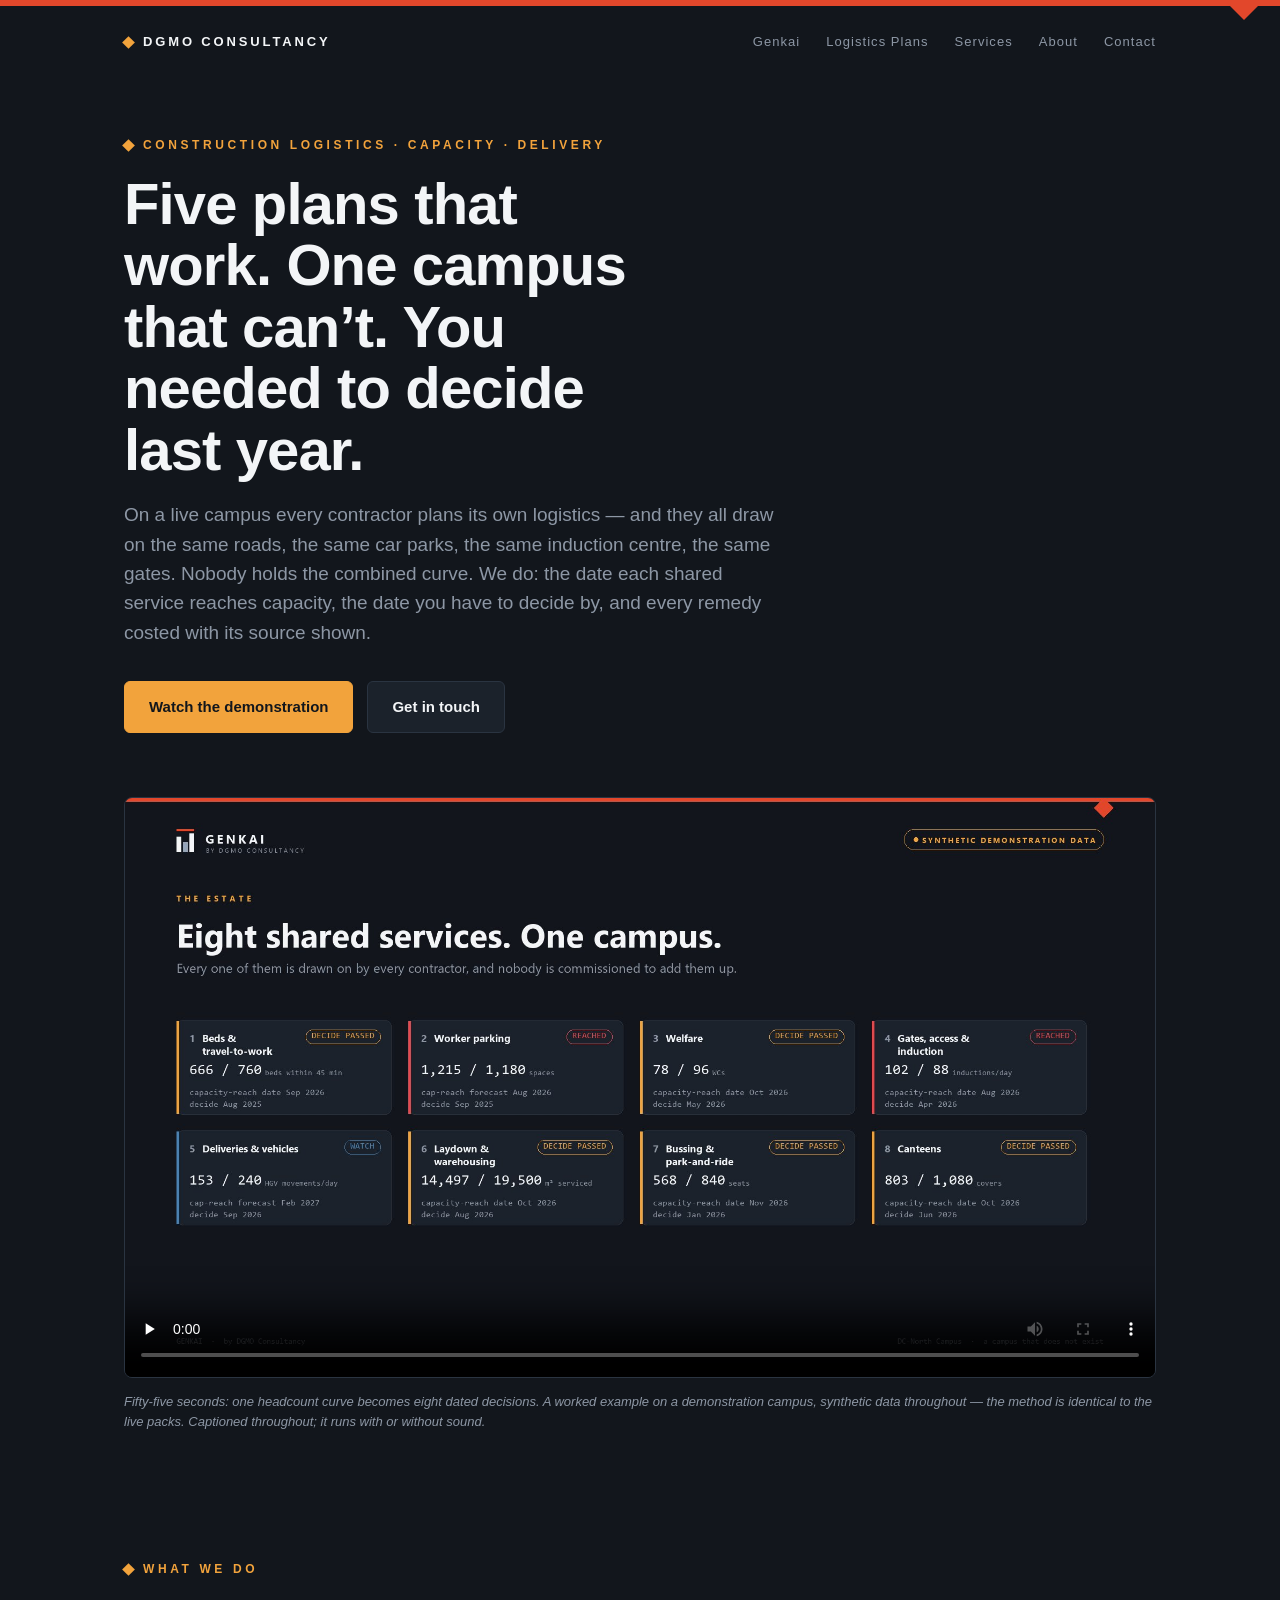
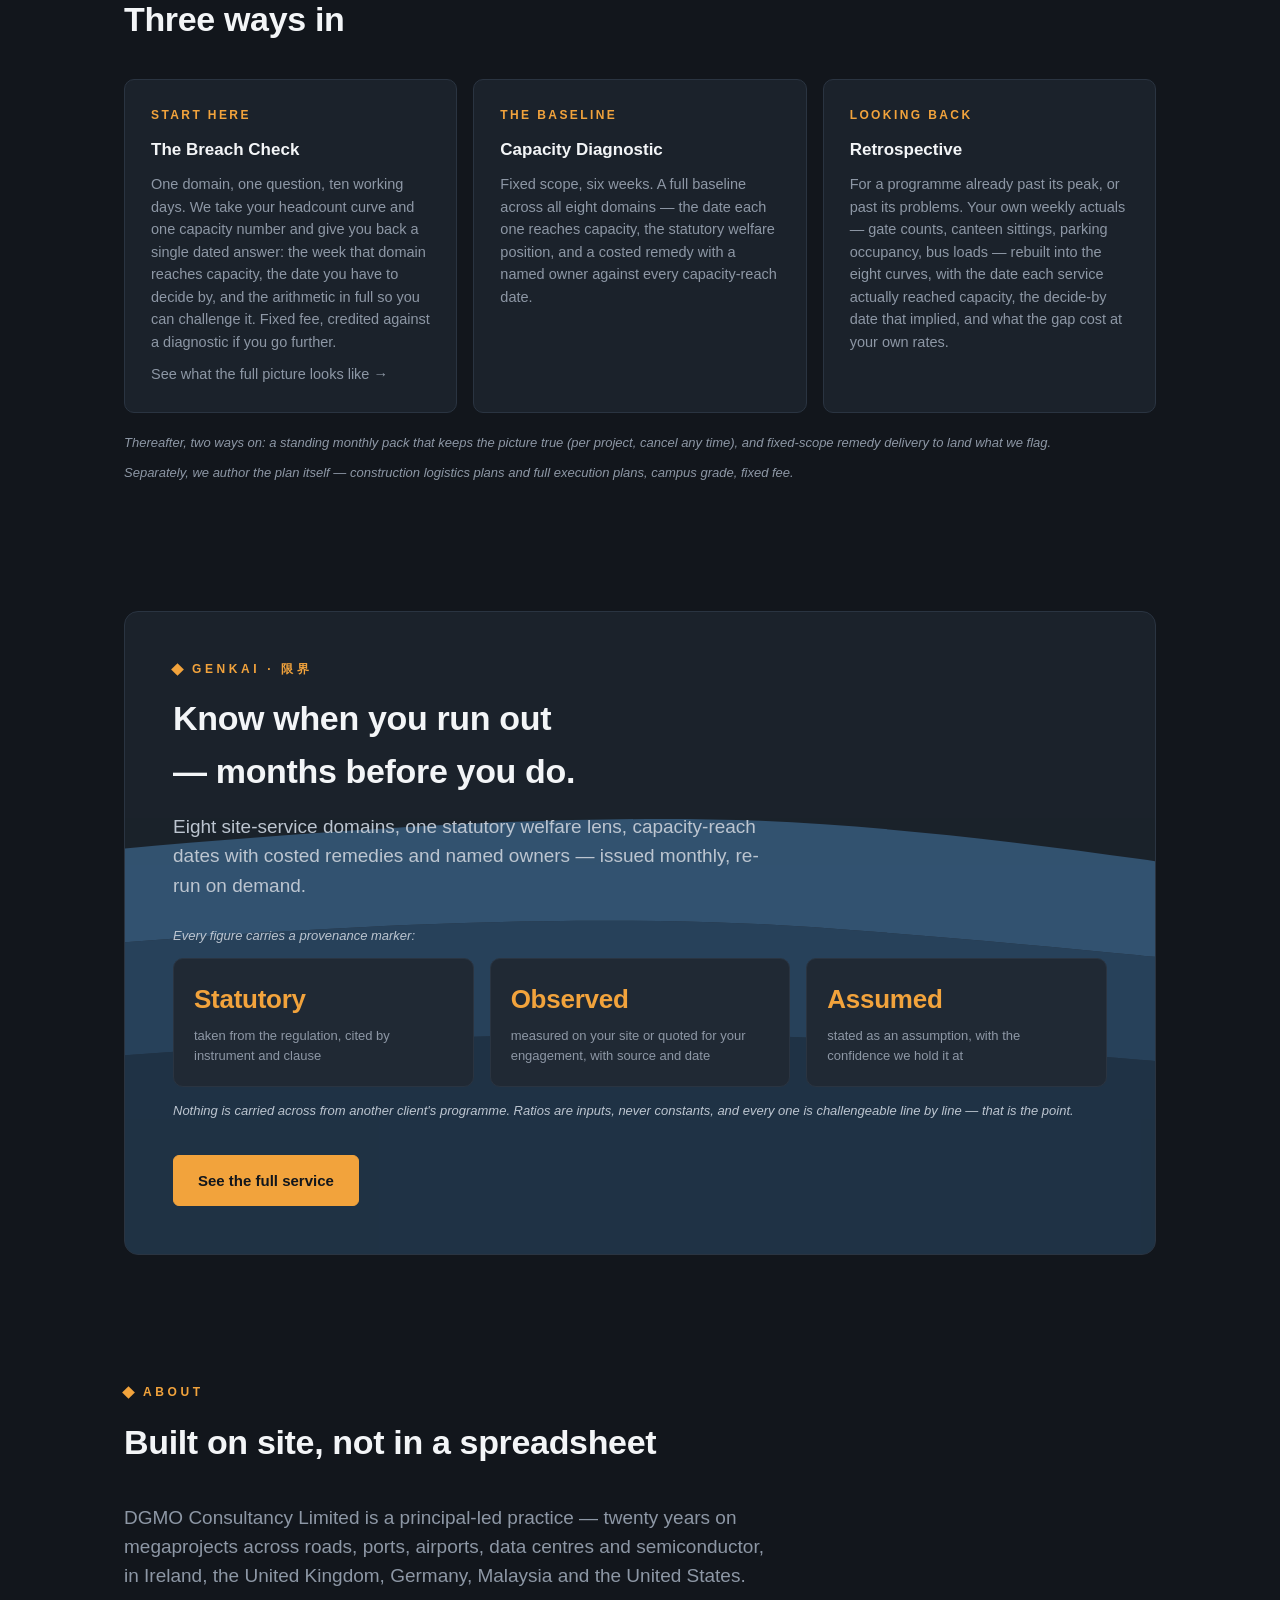
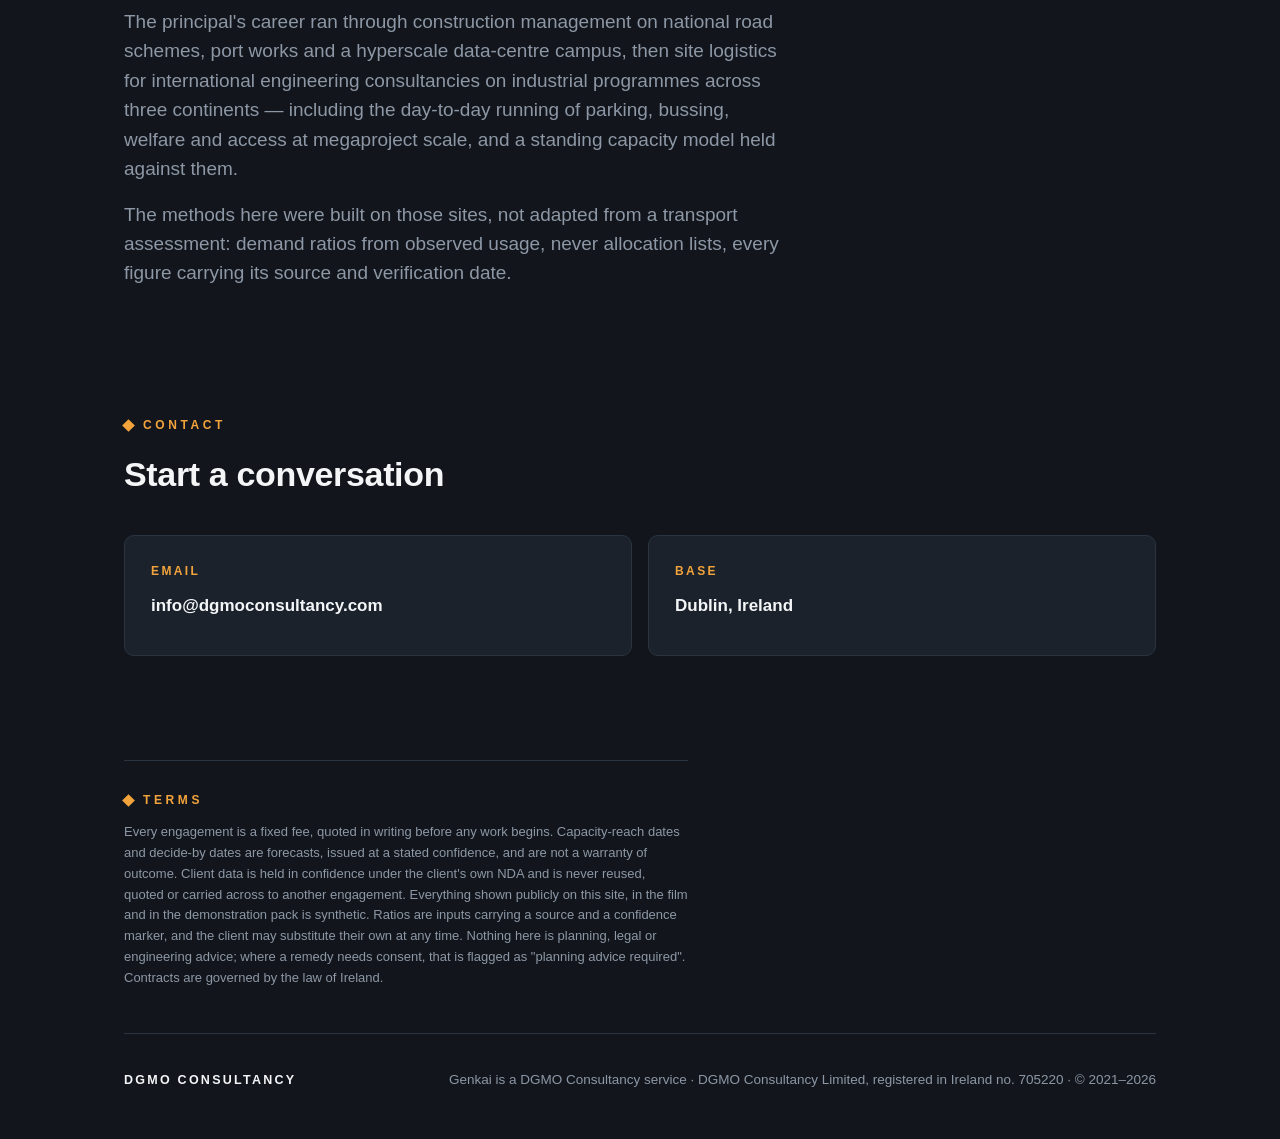
<file: index.html>
<!doctype html>
<html lang="en">
<head>
<meta charset="utf-8">
<meta name="viewport" content="width=device-width,initial-scale=1">
<title>DGMO Consultancy — Construction capacity for airports, ports and campuses</title>
<meta name="description" content="The combined logistics demand of every contractor on your site, in one model: the date each shared service reaches capacity, the decide-by date behind it, and every remedy costed with its source shown. Airports, ports, data centres, semiconductor.">
<link rel="canonical" href="https://www.dgmoconsultancy.com/">
<meta property="og:type" content="website">
<meta property="og:site_name" content="DGMO Consultancy">
<meta property="og:url" content="https://www.dgmoconsultancy.com/">
<meta property="og:title" content="DGMO Consultancy — Construction capacity for airports, ports and campuses">
<meta property="og:description" content="The combined logistics demand of every contractor on your site, in one model: the date each shared service reaches capacity, the decide-by date behind it, and every remedy costed with its source shown. Airports, ports, data centres, semiconductor.">
<meta property="og:image" content="https://www.dgmoconsultancy.com/assets/og.png?v=2">
<meta property="og:image:width" content="1200">
<meta property="og:image:height" content="630">
<meta property="og:image:alt" content="Genkai by DGMO Consultancy — know when you run out, months before you do">
<meta name="twitter:card" content="summary_large_image">
<meta name="twitter:title" content="DGMO Consultancy — Construction capacity for airports, ports and campuses">
<meta name="twitter:description" content="The combined logistics demand of every contractor on your site, in one model: the date each shared service reaches capacity, the decide-by date behind it, and every remedy costed with its source shown. Airports, ports, data centres, semiconductor.">
<meta name="twitter:image" content="https://www.dgmoconsultancy.com/assets/og.png?v=2">
<meta name="robots" content="index,follow">
<link rel="stylesheet" href="/assets/styles.css?v=3">
<link rel="icon" href="/assets/favicon.svg" type="image/svg+xml">
</head>
<body>
<div class="ceiling" aria-hidden="true"></div>
<div class="wrap">
  <nav aria-label="Main">
    <a class="brand" href="/"><span class="dot"></span>DGMO CONSULTANCY</a>
    <div class="links">
      <a href="/genkai/">Genkai</a>
        <a href="/logistics-plans/">Logistics Plans</a>
      <a href="#services">Services</a>
      <a href="#about">About</a>
      <a href="#contact">Contact</a>
    </div>
  </nav>

  <header class="hero fadein">
    <p class="overline">Construction logistics · Capacity · Delivery</p>
    <h1>Five plans that work. One campus that can’t. You needed to decide last year.</h1>
    <p class="lede">On a live campus every contractor plans its own logistics — and they all draw on the same roads, the same car parks, the same induction centre, the same gates. Nobody holds the combined curve. We do: the date each shared service reaches capacity, the date you have to decide by, and every remedy costed with its source shown.</p>
    <div class="cta-row">
      <a class="btn primary" href="#film">Watch the demonstration</a>
      <a class="btn" href="#contact">Get in touch</a>
    </div>
  </header>

  <section id="film" style="padding-top:0">
    <video controls preload="none" playsinline aria-label="Genkai demonstration film" poster="/assets/genkai-poster.jpg?v=2" style="width:100%;border:1px solid var(--border);border-radius:8px;display:block;background:#12161C">
      <source src="/assets/genkai-film-1080p.mp4?v=3" type="video/mp4">
      Your browser cannot play embedded video. <a href="/assets/genkai-film-1080p.mp4?v=3">Download the film</a> instead.
    </video>
    <p class="note" style="margin-top:14px">Fifty-five seconds: one headcount curve becomes eight dated decisions. A worked example on a demonstration campus, synthetic data throughout — the method is identical to the live packs. Captioned throughout; it runs with or without sound.</p>
  </section>

  <section id="services">
    <div class="sec-head">
      <p class="overline">What we do</p>
      <h2>Three ways in</h2>
    </div>
    <div class="grid g3">
      <div class="card">
        <span class="k">Start here</span>
        <h3>The Breach Check</h3>
        <p>One domain, one question, ten working days. We take your headcount curve and one capacity number and give you back a single dated answer: the week that domain reaches capacity, the date you have to decide by, and the arithmetic in full so you can challenge it. Fixed fee, credited against a diagnostic if you go further.</p>
        <p style="margin-top:10px"><a href="/genkai/#film">See what the full picture looks like →</a></p>
      </div>
      <div class="card">
        <span class="k">The baseline</span>
        <h3>Capacity Diagnostic</h3>
        <p>Fixed scope, six weeks. A full baseline across all eight domains — the date each one reaches capacity, the statutory welfare position, and a costed remedy with a named owner against every capacity-reach date.</p>
      </div>
      <div class="card">
        <span class="k">Looking back</span>
        <h3>Retrospective</h3>
        <p>For a programme already past its peak, or past its problems. Your own weekly actuals — gate counts, canteen sittings, parking occupancy, bus loads — rebuilt into the eight curves, with the date each service actually reached capacity, the decide-by date that implied, and what the gap cost at your own rates.</p>
      </div>
    </div>
    <p class="note" style="margin-top:20px">Thereafter, two ways on: a standing monthly pack that keeps the picture true (per project, cancel any time), and fixed-scope remedy delivery to land what we flag.</p>
    <p class="note" style="margin-top:10px">Separately, we author the plan itself — <a href="/logistics-plans/">construction logistics plans and full execution plans</a>, campus grade, fixed fee.</p>
  </section>

  <section>
    <div class="band">
      <svg class="curves" viewBox="0 0 1000 320" preserveAspectRatio="xMidYMid slice" aria-hidden="true">
        <path d="M0,320 L0,240 C200,225 420,200 640,215 C800,226 920,238 1000,244 L1000,320 Z" fill="#24435F"/>
        <path d="M0,240 C200,225 420,200 640,215 C800,226 920,238 1000,244 L1000,196 C880,186 760,170 600,158 C420,144 200,168 0,186 Z" fill="#33608A"/>
        <path d="M0,186 C200,168 420,144 600,158 C760,170 880,186 1000,196 L1000,160 C860,142 700,110 560,104 C400,98 180,124 0,142 Z" fill="#4A82B4"/>
      </svg>
      <p class="overline">Genkai · 限界</p>
      <h2 style="max-width:22ch">Know when you run out — months before you do.</h2>
      <p class="lede" style="margin-top:14px;max-width:56ch">Eight site-service domains, one statutory welfare lens, capacity-reach dates with costed remedies and named owners — issued monthly, re-run on demand.</p>
      <p class="note" style="margin-top:26px;margin-bottom:12px">Every figure carries a provenance marker:</p>
      <div class="grid g3">
        <div class="stat"><span class="big">Statutory</span><p>taken from the regulation, cited by instrument and clause</p></div>
        <div class="stat"><span class="big">Observed</span><p>measured on your site or quoted for your engagement, with source and date</p></div>
        <div class="stat"><span class="big">Assumed</span><p>stated as an assumption, with the confidence we hold it at</p></div>
      </div>
      <p class="note" style="margin-top:14px">Nothing is carried across from another client's programme. Ratios are inputs, never constants, and every one is challengeable line by line — that is the point.</p>
      <div class="cta-row"><a class="btn primary" href="/genkai/">See the full service</a></div>
    </div>
  </section>

  <section id="about">
    <div class="sec-head">
      <p class="overline">About</p>
      <h2>Built on site, not in a spreadsheet</h2>
    </div>
    <p class="lede">DGMO Consultancy Limited is a principal-led practice — twenty years on megaprojects across roads, ports, airports, data centres and semiconductor, in Ireland, the United Kingdom, Germany, Malaysia and the United States.</p>
    <p class="lede" style="margin-top:16px">The principal's career ran through construction management on national road schemes, port works and a hyperscale data-centre campus, then site logistics for international engineering consultancies on industrial programmes across three continents — including the day-to-day running of parking, bussing, welfare and access at megaproject scale, and a standing capacity model held against them.</p>
    <p class="lede" style="margin-top:16px">The methods here were built on those sites, not adapted from a transport assessment: demand ratios from observed usage, never allocation lists, every figure carrying its source and verification date.</p>
  </section>

  <section id="contact">
    <div class="sec-head">
      <p class="overline">Contact</p>
      <h2>Start a conversation</h2>
    </div>
    <div class="grid g2">
      <div class="card"><span class="k">Email</span><h3><a href="mailto:info@dgmoconsultancy.com">info@dgmoconsultancy.com</a></h3></div>
      <div class="card"><span class="k">Base</span><h3>Dublin, Ireland</h3></div>
    </div>
  </section>

  <div class="terms">
    <p class="overline">Terms</p>
    <p>Every engagement is a fixed fee, quoted in writing before any work begins. Capacity-reach dates and decide-by dates are forecasts, issued at a stated confidence, and are not a warranty of outcome. Client data is held in confidence under the client's own NDA and is never reused, quoted or carried across to another engagement. Everything shown publicly on this site, in the film and in the demonstration pack is synthetic. Ratios are inputs carrying a source and a confidence marker, and the client may substitute their own at any time. Nothing here is planning, legal or engineering advice; where a remedy needs consent, that is flagged as "planning advice required". Contracts are governed by the law of Ireland.</p>
  </div>

  <div class="footer">
    <div class="row">
      <span><strong>DGMO CONSULTANCY</strong></span>
      <span>Genkai is a DGMO Consultancy service · DGMO Consultancy Limited, registered in Ireland no. 705220 · © 2021–2026</span>
    </div>
  </div>
</div>
</body>
</html>
</file>
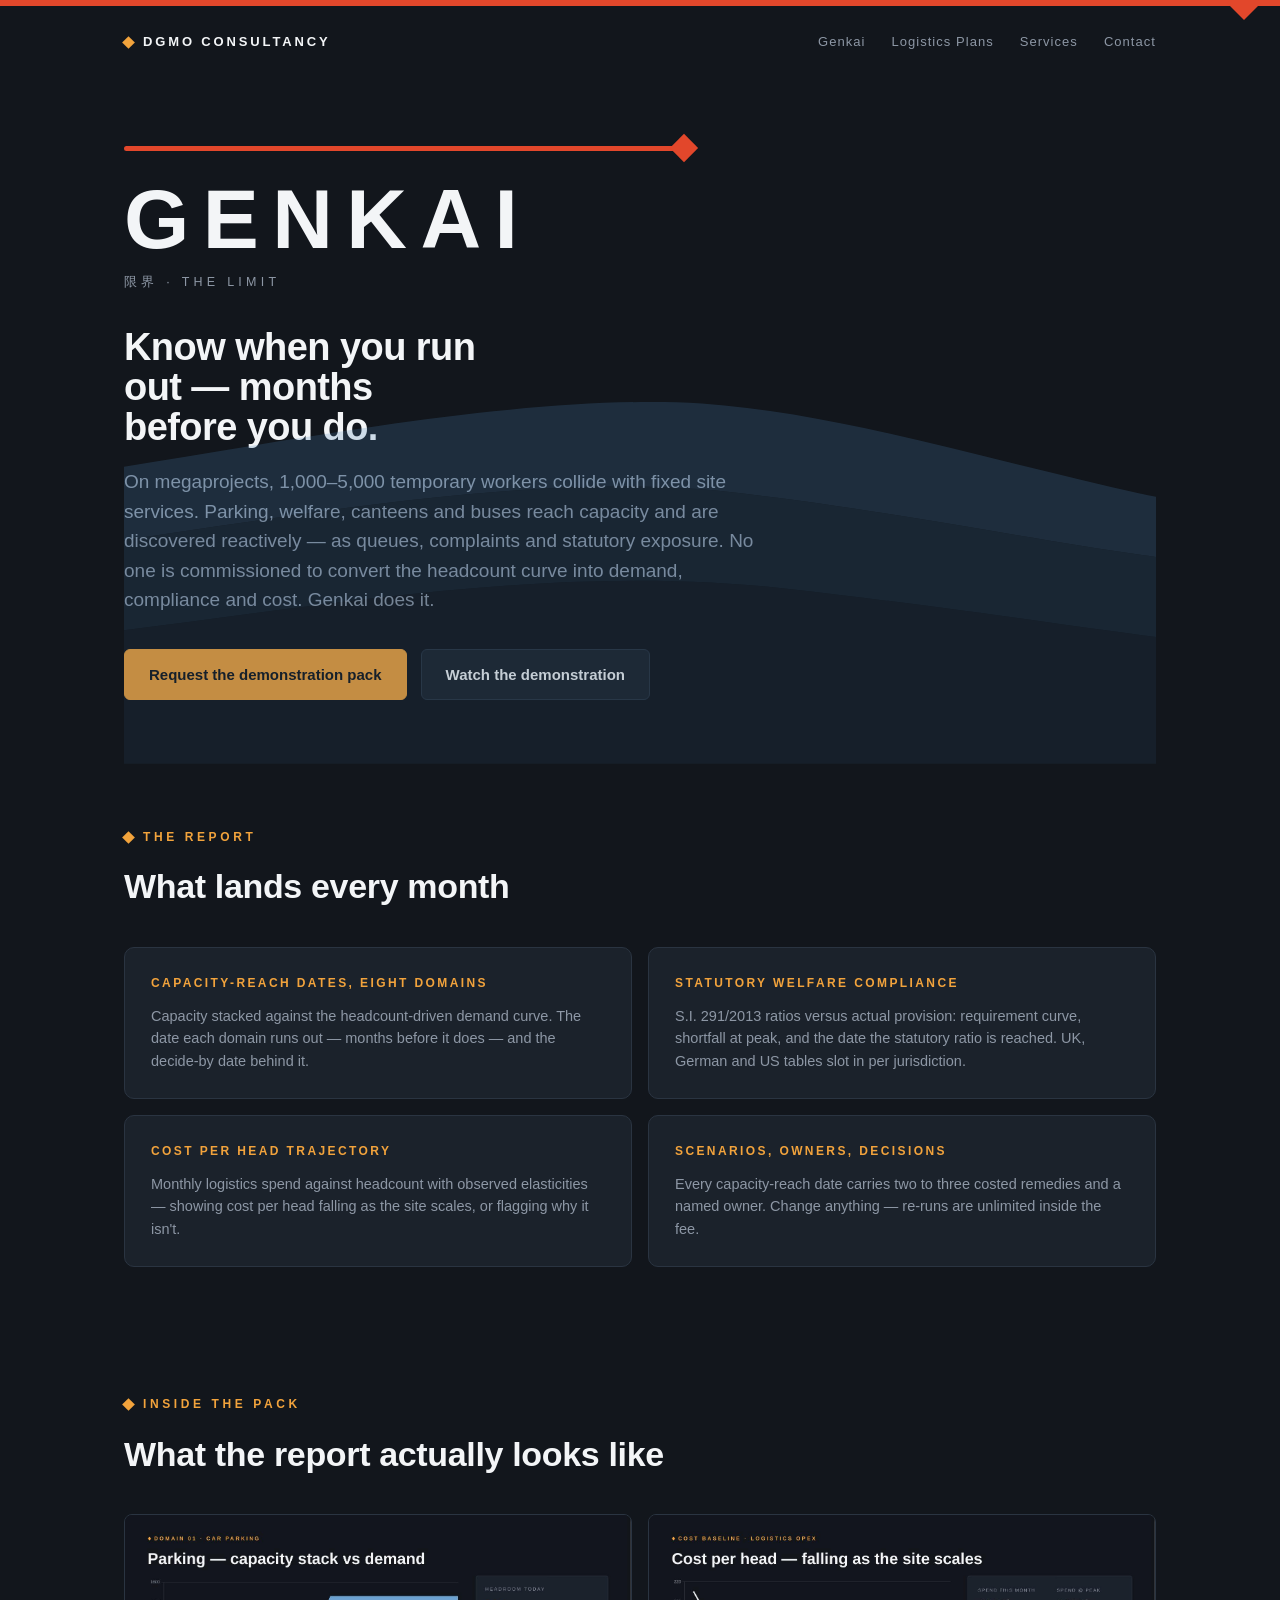
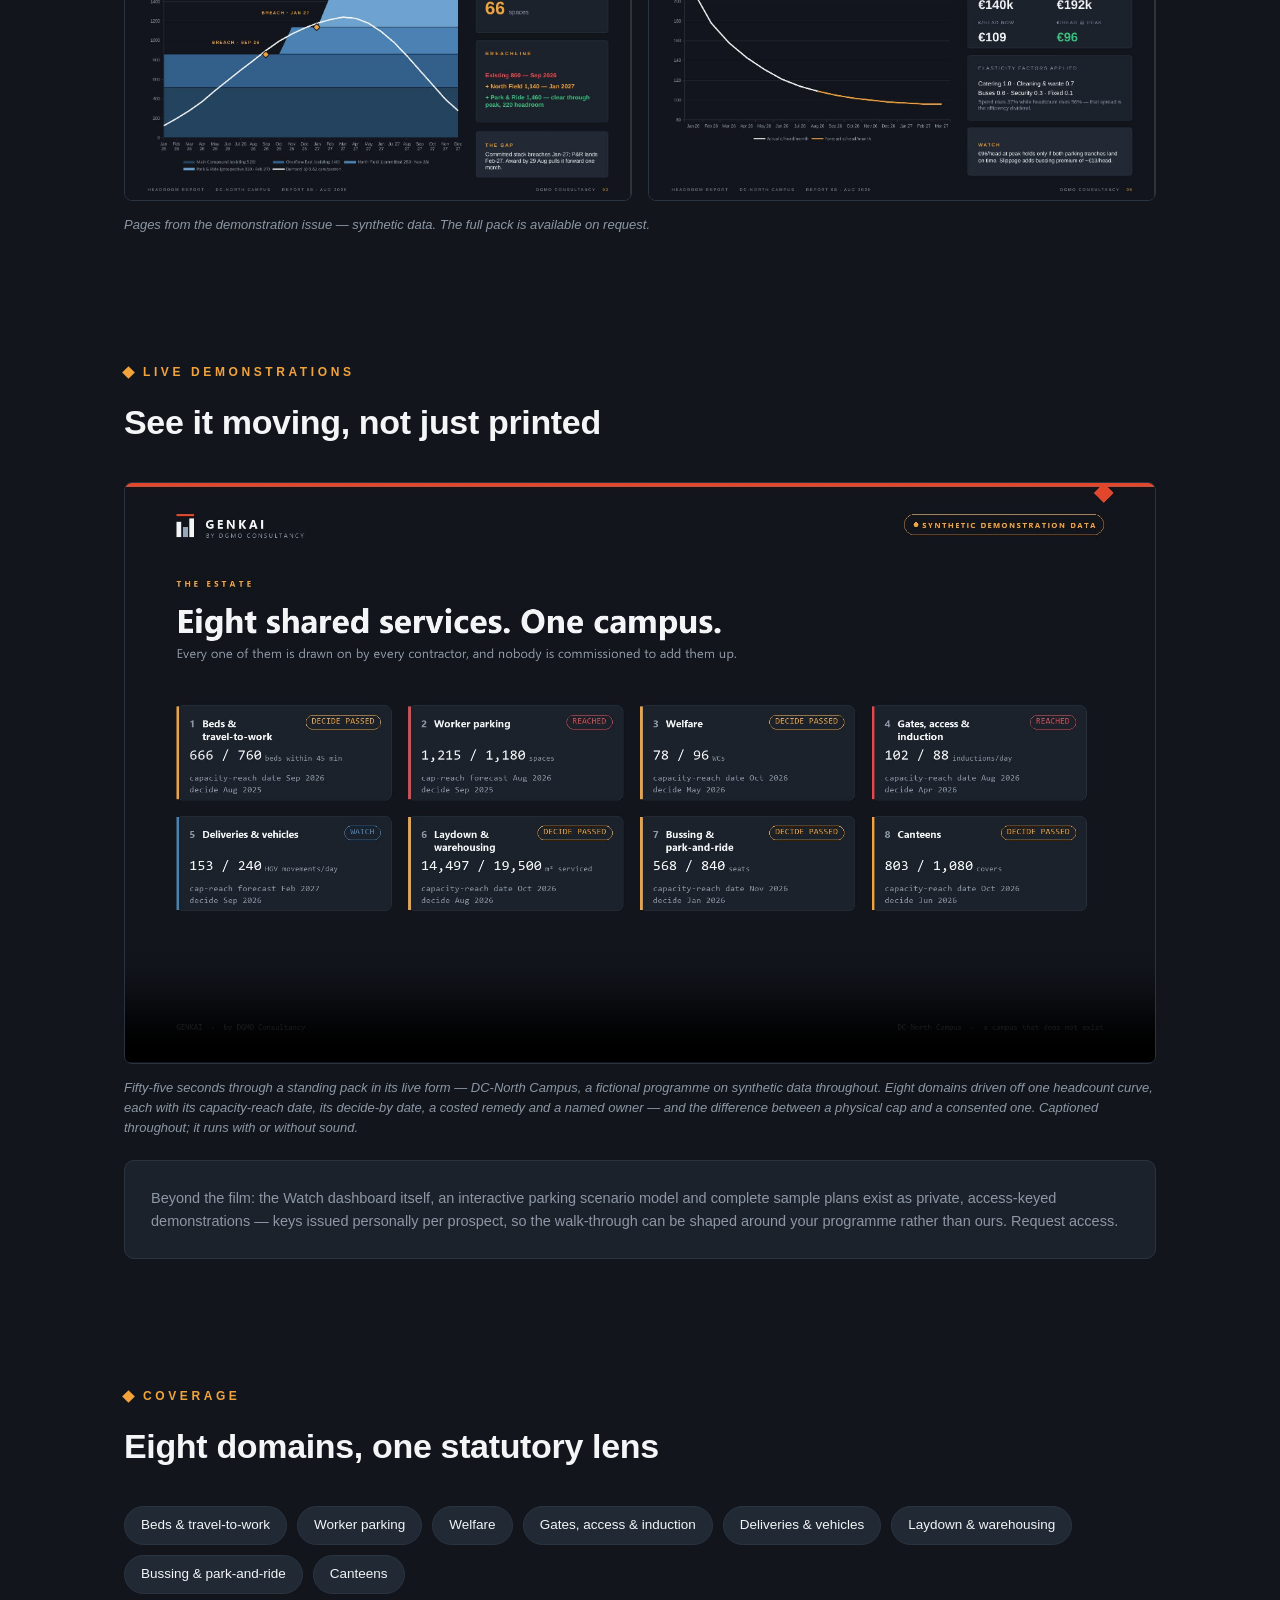
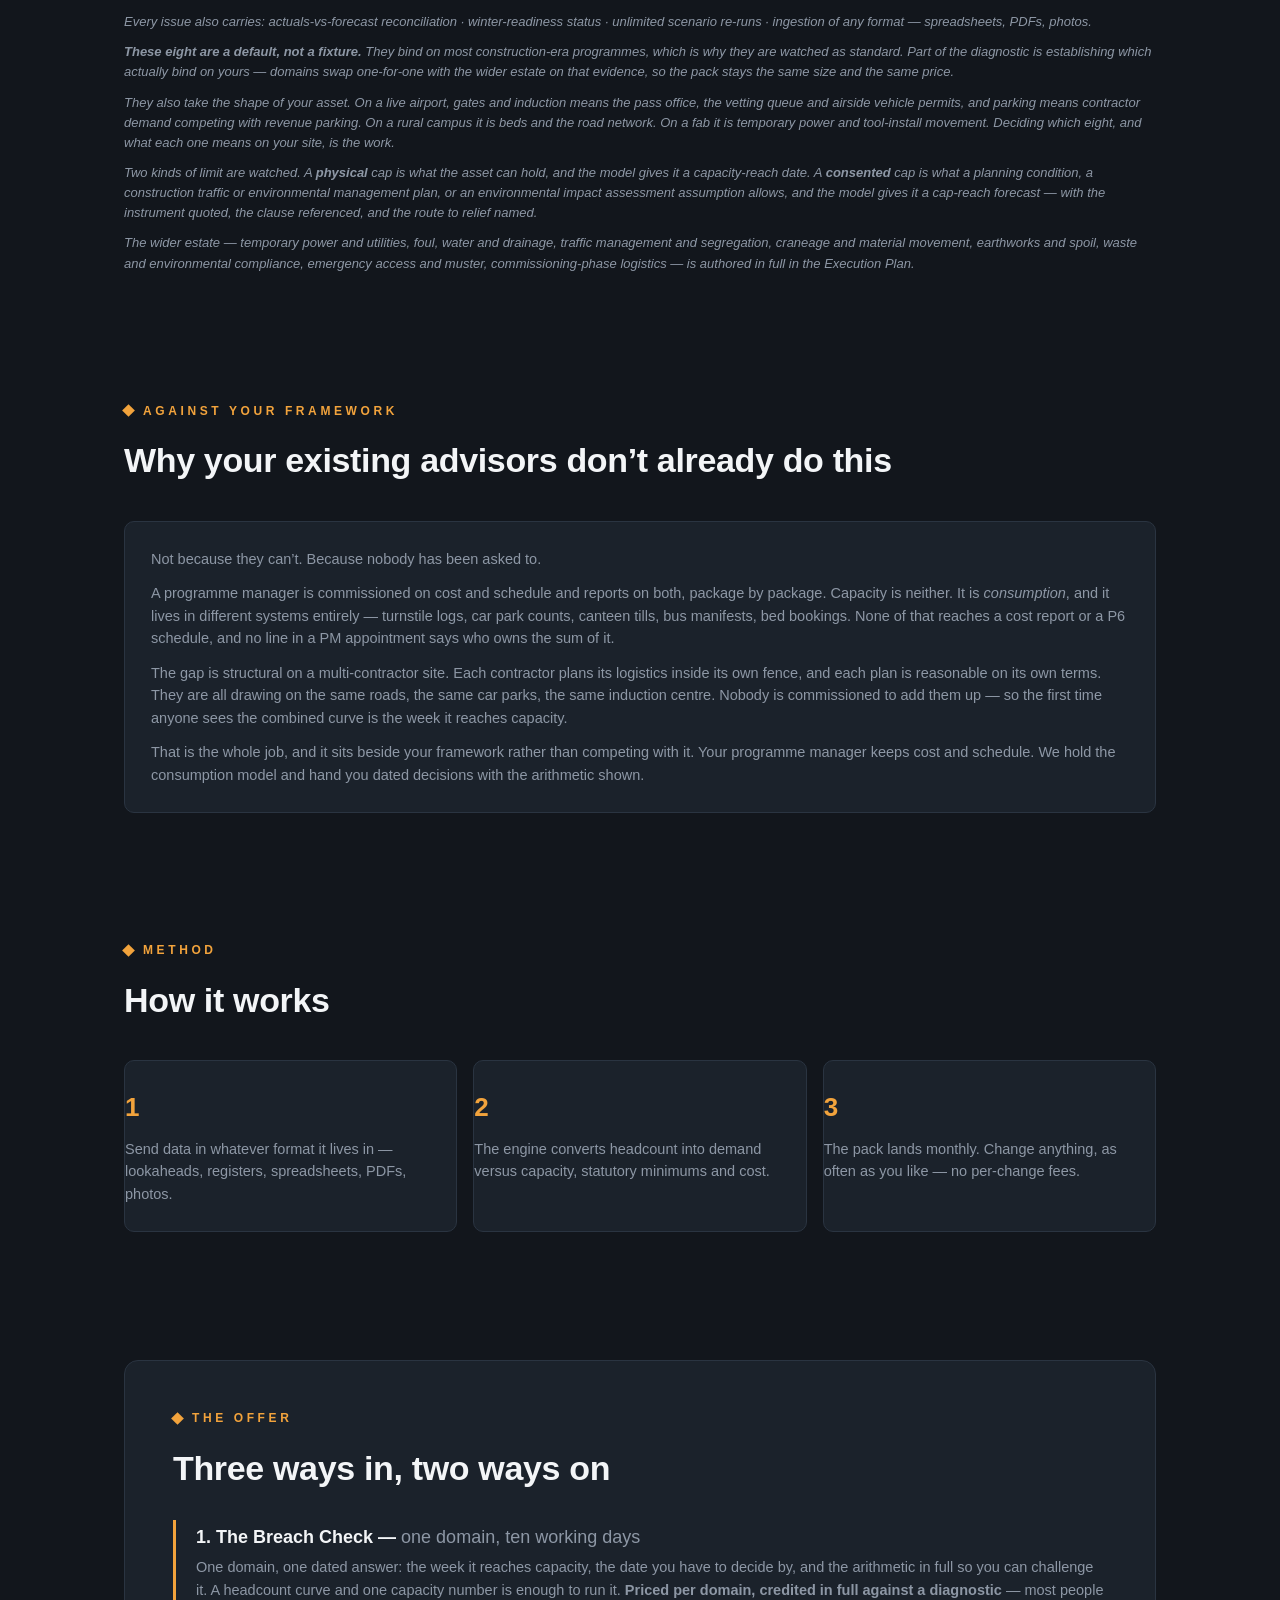
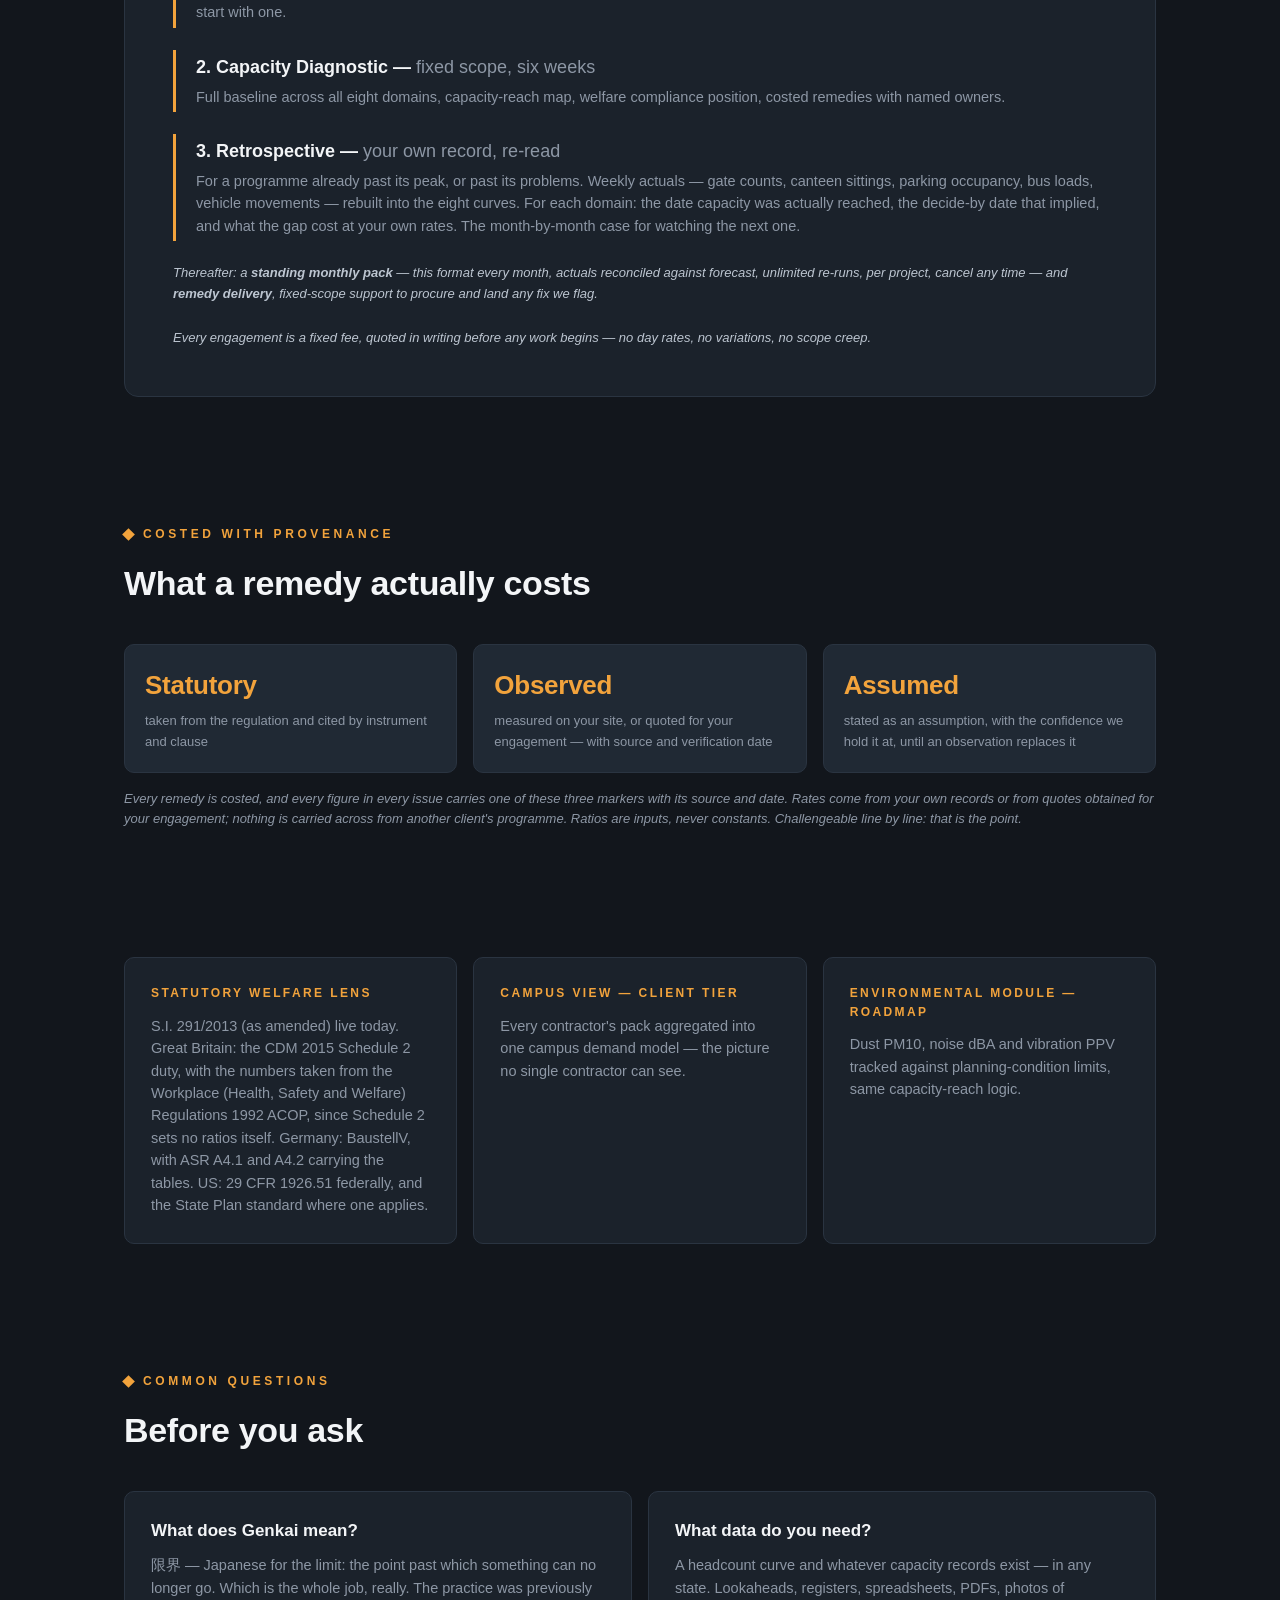
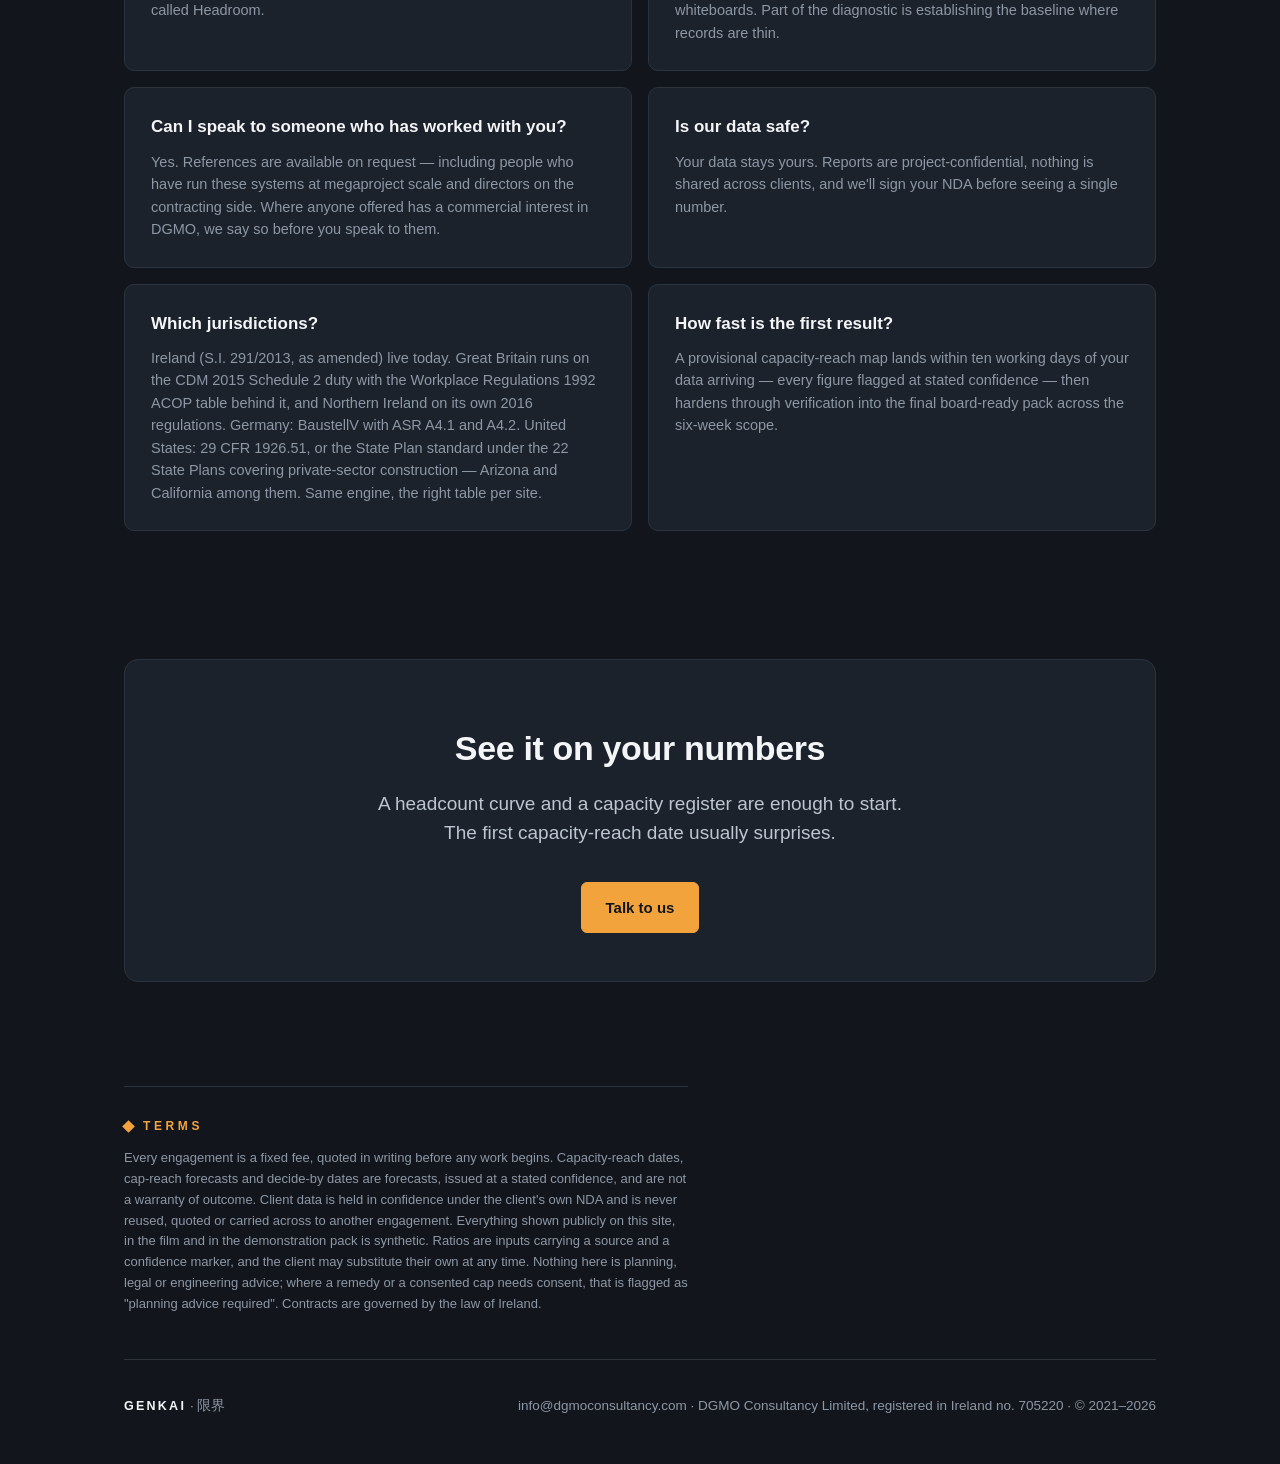
<file: genkai/index.html>
<!doctype html>
<html lang="en">
<head>
<meta charset="utf-8">
<meta name="viewport" content="width=device-width,initial-scale=1">
<title>Genkai — Know when you run out, months before you do</title>
<meta name="description" content="The standing monthly report for site logistics capacity, welfare and cost on megaprojects. Capacity-reach dates across eight domains, statutory welfare compliance, costed remedies and named owners.">
<link rel="canonical" href="https://www.dgmoconsultancy.com/genkai/">
<meta property="og:type" content="website">
<meta property="og:site_name" content="DGMO Consultancy">
<meta property="og:url" content="https://www.dgmoconsultancy.com/genkai/">
<meta property="og:title" content="Genkai — Know when you run out, months before you do">
<meta property="og:description" content="The standing monthly report for site logistics capacity, welfare and cost on megaprojects. Capacity-reach dates across eight domains, costed remedies, named owners.">
<meta property="og:image" content="https://www.dgmoconsultancy.com/assets/og.png?v=2">
<meta property="og:image:width" content="1200">
<meta property="og:image:height" content="630">
<meta property="og:image:alt" content="Genkai — know when you run out, months before you do">
<meta name="twitter:card" content="summary_large_image">
<meta name="twitter:title" content="Genkai — Know when you run out, months before you do">
<meta name="twitter:description" content="The standing monthly report for site logistics capacity, welfare and cost on megaprojects. Capacity-reach dates across eight domains, costed remedies, named owners.">
<meta name="twitter:image" content="https://www.dgmoconsultancy.com/assets/og.png?v=2">
<meta name="robots" content="index,follow">
<link rel="stylesheet" href="/assets/styles.css?v=3">
<link rel="icon" href="/assets/favicon.svg" type="image/svg+xml">
</head>
<body>
<div class="ceiling" aria-hidden="true"></div>
<div class="wrap">
<nav aria-label="Main">
<a class="brand" href="/"><span class="dot"></span>DGMO CONSULTANCY</a>
<div class="links">
<a href="/genkai/" aria-current="page">Genkai</a>
<a href="/logistics-plans/">Logistics Plans</a>
<a href="/#services">Services</a>
<a href="/#contact">Contact</a>
</div>
</nav>

<header class="hero fadein" style="position:relative">
<svg class="curves" viewBox="0 0 1000 320" preserveAspectRatio="none" aria-hidden="true" style="position:absolute;inset:auto 0 0 0;height:75%;opacity:.22;pointer-events:none">
<path d="M0,320 L0,240 C200,225 420,200 640,215 C800,226 920,238 1000,244 L1000,320 Z" fill="#24435F"/>
<path d="M0,240 C200,225 420,200 640,215 C800,226 920,238 1000,244 L1000,196 C880,186 760,170 600,158 C420,144 200,168 0,186 Z" fill="#33608A"/>
<path d="M0,186 C200,168 420,144 600,158 C760,170 880,186 1000,196 L1000,160 C860,142 700,110 560,104 C400,98 180,124 0,142 Z" fill="#4A82B4"/>
</svg>
<div class="lockup" style="position:relative">
<div class="line" aria-hidden="true"></div>
<div class="word">GENKAI</div>
<div class="sub">限界 &middot; THE LIMIT</div>
</div>
<h1 style="font-size:clamp(24px,3.6vw,38px);margin-top:34px">Know when you run out — months before you do.</h1>
<p class="lede">On megaprojects, 1,000–5,000 temporary workers collide with fixed site services. Parking, welfare, canteens and buses reach capacity and are discovered reactively — as queues, complaints and statutory exposure. No one is commissioned to convert the headcount curve into demand, compliance and cost. Genkai does it.</p>
<div class="cta-row">
<a class="btn primary" href="mailto:info@dgmoconsultancy.com?subject=Genkai%20demonstration%20pack">Request the demonstration pack</a>
<a class="btn" href="#film">Watch the demonstration</a>
</div>
</header>

<section>
<div class="sec-head">
<p class="overline">The report</p>
<h2>What lands every month</h2>
</div>
<div class="grid g2">
<div class="card"><span class="k">Capacity-reach dates, eight domains</span><p>Capacity stacked against the headcount-driven demand curve. The date each domain runs out — months before it does — and the decide-by date behind it.</p></div>
<div class="card"><span class="k">Statutory welfare compliance</span><p>S.I. 291/2013 ratios versus actual provision: requirement curve, shortfall at peak, and the date the statutory ratio is reached. UK, German and US tables slot in per jurisdiction.</p></div>
<div class="card"><span class="k">Cost per head trajectory</span><p>Monthly logistics spend against headcount with observed elasticities — showing cost per head falling as the site scales, or flagging why it isn't.</p></div>
<div class="card"><span class="k">Scenarios, owners, decisions</span><p>Every capacity-reach date carries two to three costed remedies and a named owner. Change anything — re-runs are unlimited inside the fee.</p></div>
</div>
</section>

<section>
<div class="sec-head">
<p class="overline">Inside the pack</p>
<h2>What the report actually looks like</h2>
</div>
<div class="grid g2">
<figure style="margin:0"><img src="/assets/pack/s3.jpg" alt="Car parking capacity chart — demand curve against capacity steps with the capacity-reach date flagged" style="width:100%;border:1px solid var(--border);border-radius:8px;display:block"></figure>
<figure style="margin:0"><img src="/assets/pack/s5.jpg" alt="Cost per head trajectory slide — monthly logistics spend against headcount" style="width:100%;border:1px solid var(--border);border-radius:8px;display:block"></figure>
</div>
<p class="note" style="margin-top:14px">Pages from the demonstration issue — synthetic data. The full pack is available on request.</p>
</section>

<section id="film">
<div class="sec-head">
<p class="overline">Live demonstrations</p>
<h2>See it moving, not just printed</h2>
</div>
<video controls preload="none" playsinline poster="/assets/genkai-poster.jpg?v=2" style="width:100%;border:1px solid var(--border);border-radius:8px;display:block;background:#12161C">
<source src="/assets/genkai-film-1080p.mp4?v=3" type="video/mp4">
Your browser cannot play embedded video. <a href="/assets/genkai-film-1080p.mp4?v=3">Download the film</a> instead.
</video>
<p class="note" style="margin-top:14px">Fifty-five seconds through a standing pack in its live form — DC-North Campus, a fictional programme on synthetic data throughout. Eight domains driven off one headcount curve, each with its capacity-reach date, its decide-by date, a costed remedy and a named owner — and the difference between a physical cap and a consented one. Captioned throughout; it runs with or without sound.</p>
<div class="card" style="margin-top:22px">
<p>Beyond the film: the Watch dashboard itself, an interactive parking scenario model and complete sample plans exist as private, access-keyed demonstrations — keys issued personally per prospect, so the walk-through can be shaped around your programme rather than ours. <a href="mailto:info@dgmoconsultancy.com?subject=Demonstration%20access">Request access</a>.</p>
</div>
</section>

<section>
<div class="sec-head">
<p class="overline">Coverage</p>
<h2>Eight domains, one statutory lens</h2>
</div>
<div class="chips">
<span class="chip">Beds &amp; travel-to-work</span><span class="chip">Worker parking</span><span class="chip">Welfare</span><span class="chip">Gates, access &amp; induction</span><span class="chip">Deliveries &amp; vehicles</span><span class="chip">Laydown &amp; warehousing</span><span class="chip">Bussing &amp; park-and-ride</span><span class="chip">Canteens</span>
</div>
<p class="note" style="margin-top:18px">Every issue also carries: actuals-vs-forecast reconciliation · winter-readiness status · unlimited scenario re-runs · ingestion of any format — spreadsheets, PDFs, photos.</p>
<p class="note" style="margin-top:10px"><strong>These eight are a default, not a fixture.</strong> They bind on most construction-era programmes, which is why they are watched as standard. Part of the diagnostic is establishing which actually bind on yours — domains swap one-for-one with the wider estate on that evidence, so the pack stays the same size and the same price.</p>
<p class="note" style="margin-top:10px">They also take the shape of your asset. On a live airport, gates and induction means the pass office, the vetting queue and airside vehicle permits, and parking means contractor demand competing with revenue parking. On a rural campus it is beds and the road network. On a fab it is temporary power and tool-install movement. Deciding which eight, and what each one means on your site, is the work.</p>
<p class="note" style="margin-top:10px">Two kinds of limit are watched. A <strong>physical</strong> cap is what the asset can hold, and the model gives it a capacity-reach date. A <strong>consented</strong> cap is what a planning condition, a construction traffic or environmental management plan, or an environmental impact assessment assumption allows, and the model gives it a cap-reach forecast — with the instrument quoted, the clause referenced, and the route to relief named.</p>
<p class="note" style="margin-top:10px">The wider estate — temporary power and utilities, foul, water and drainage, traffic management and segregation, craneage and material movement, earthworks and spoil, waste and environmental compliance, emergency access and muster, commissioning-phase logistics — is authored in full in <a href="/logistics-plans/">the Execution Plan</a>.</p>
</section>

<section>
<div class="sec-head">
<p class="overline">Against your framework</p>
<h2>Why your existing advisors don&rsquo;t already do this</h2>
</div>
<div class="card">
<p>Not because they can&rsquo;t. Because nobody has been asked to.</p>
<p style="margin-top:12px">A programme manager is commissioned on cost and schedule and reports on both, package by package. Capacity is neither. It is <em>consumption</em>, and it lives in different systems entirely &mdash; turnstile logs, car park counts, canteen tills, bus manifests, bed bookings. None of that reaches a cost report or a P6 schedule, and no line in a PM appointment says who owns the sum of it.</p>
<p style="margin-top:12px">The gap is structural on a multi-contractor site. Each contractor plans its logistics inside its own fence, and each plan is reasonable on its own terms. They are all drawing on the same roads, the same car parks, the same induction centre. Nobody is commissioned to add them up &mdash; so the first time anyone sees the combined curve is the week it reaches capacity.</p>
<p style="margin-top:12px">That is the whole job, and it sits beside your framework rather than competing with it. Your programme manager keeps cost and schedule. We hold the consumption model and hand you dated decisions with the arithmetic shown.</p>
</div>
</section>

<section>
<div class="sec-head">
<p class="overline">Method</p>
<h2>How it works</h2>
</div>
<div class="grid g3 steps">
<div class="card step"><p>Send data in whatever format it lives in — lookaheads, registers, spreadsheets, PDFs, photos.</p></div>
<div class="card step"><p>The engine converts headcount into demand versus capacity, statutory minimums and cost.</p></div>
<div class="card step"><p>The pack lands monthly. Change anything, as often as you like — no per-change fees.</p></div>
</div>
</section>

<section>
<div class="band">
<p class="overline">The offer</p>
<h2>Three ways in, two ways on</h2>
<div style="margin-top:26px">
<div class="tier">
<h3>1. The Breach Check — <span class="price">one domain, ten working days</span></h3>
<p>One domain, one dated answer: the week it reaches capacity, the date you have to decide by, and the arithmetic in full so you can challenge it. A headcount curve and one capacity number is enough to run it. <strong>Priced per domain, credited in full against a diagnostic</strong> &mdash; most people start with one.</p>
</div>
<div class="tier">
<h3>2. Capacity Diagnostic — <span class="price">fixed scope, six weeks</span></h3>
<p>Full baseline across all eight domains, capacity-reach map, welfare compliance position, costed remedies with named owners.</p>
</div>
<div class="tier">
<h3>3. Retrospective — <span class="price">your own record, re-read</span></h3>
<p>For a programme already past its peak, or past its problems. Weekly actuals &mdash; gate counts, canteen sittings, parking occupancy, bus loads, vehicle movements &mdash; rebuilt into the eight curves. For each domain: the date capacity was actually reached, the decide-by date that implied, and what the gap cost at your own rates. The month-by-month case for watching the next one.</p>
</div>
<p class="note" style="margin-top:18px">Thereafter: a <strong>standing monthly pack</strong> &mdash; this format every month, actuals reconciled against forecast, unlimited re-runs, per project, cancel any time &mdash; and <strong>remedy delivery</strong>, fixed-scope support to procure and land any fix we flag.</p>
</div>
<p class="note" style="margin-top:24px">Every engagement is a fixed fee, quoted in writing before any work begins — no day rates, no variations, no scope creep.</p>
</div>
</section>

<section>
<div class="sec-head">
<p class="overline">Costed with provenance</p>
<h2>What a remedy actually costs</h2>
</div>
<div class="grid g3">
<div class="stat"><span class="big">Statutory</span><p>taken from the regulation and cited by instrument and clause</p></div>
<div class="stat"><span class="big">Observed</span><p>measured on your site, or quoted for your engagement — with source and verification date</p></div>
<div class="stat"><span class="big">Assumed</span><p>stated as an assumption, with the confidence we hold it at, until an observation replaces it</p></div>
</div>
<p class="note" style="margin-top:16px">Every remedy is costed, and every figure in every issue carries one of these three markers with its source and date. Rates come from your own records or from quotes obtained for your engagement; nothing is carried across from another client's programme. Ratios are inputs, never constants. Challengeable line by line: that is the point.</p>
</section>

<section>
<div class="grid g3">
<div class="card"><span class="k">Statutory welfare lens</span><p>S.I. 291/2013 (as amended) live today. Great Britain: the CDM 2015 Schedule 2 duty, with the numbers taken from the Workplace (Health, Safety and Welfare) Regulations 1992 ACOP, since Schedule 2 sets no ratios itself. Germany: BaustellV, with ASR A4.1 and A4.2 carrying the tables. US: 29 CFR 1926.51 federally, and the State Plan standard where one applies.</p></div>
<div class="card"><span class="k">Campus view — client tier</span><p>Every contractor's pack aggregated into one campus demand model — the picture no single contractor can see.</p></div>
<div class="card"><span class="k">Environmental module — roadmap</span><p>Dust PM10, noise dBA and vibration PPV tracked against planning-condition limits, same capacity-reach logic.</p></div>
</div>
</section>

<section>
<div class="sec-head">
<p class="overline">Common questions</p>
<h2>Before you ask</h2>
</div>
<div class="grid g2">
<div class="card"><h3>What does Genkai mean?</h3><p>限界 &mdash; Japanese for the limit: the point past which something can no longer go. Which is the whole job, really. The practice was previously called Headroom.</p></div>
<div class="card"><h3>What data do you need?</h3><p>A headcount curve and whatever capacity records exist — in any state. Lookaheads, registers, spreadsheets, PDFs, photos of whiteboards. Part of the diagnostic is establishing the baseline where records are thin.</p></div>
<div class="card"><h3>Can I speak to someone who has worked with you?</h3><p>Yes. References are available on request &mdash; including people who have run these systems at megaproject scale and directors on the contracting side. Where anyone offered has a commercial interest in DGMO, we say so before you speak to them.</p></div>
<div class="card"><h3>Is our data safe?</h3><p>Your data stays yours. Reports are project-confidential, nothing is shared across clients, and we'll sign your NDA before seeing a single number.</p></div>
<div class="card"><h3>Which jurisdictions?</h3><p>Ireland (S.I. 291/2013, as amended) live today. Great Britain runs on the CDM 2015 Schedule 2 duty with the Workplace Regulations 1992 ACOP table behind it, and Northern Ireland on its own 2016 regulations. Germany: BaustellV with ASR A4.1 and A4.2. United States: 29 CFR 1926.51, or the State Plan standard under the 22 State Plans covering private-sector construction — Arizona and California among them. Same engine, the right table per site.</p></div>
<div class="card"><h3>How fast is the first result?</h3><p>A provisional capacity-reach map lands within ten working days of your data arriving — every figure flagged at stated confidence — then hardens through verification into the final board-ready pack across the six-week scope.</p></div>
</div>
</section>

<section>
<div class="band" style="text-align:center">
<h2>See it on your numbers</h2>
<p class="lede" style="margin:14px auto 0;max-width:52ch">A headcount curve and a capacity register are enough to start. The first capacity-reach date usually surprises.</p>
<div class="cta-row" style="justify-content:center">
<a class="btn primary" href="mailto:info@dgmoconsultancy.com?subject=Genkai%20diagnostic">Talk to us</a>
</div>
</div>
</section>

<div class="terms">
<p class="overline">Terms</p>
<p>Every engagement is a fixed fee, quoted in writing before any work begins. Capacity-reach dates, cap-reach forecasts and decide-by dates are forecasts, issued at a stated confidence, and are not a warranty of outcome. Client data is held in confidence under the client's own NDA and is never reused, quoted or carried across to another engagement. Everything shown publicly on this site, in the film and in the demonstration pack is synthetic. Ratios are inputs carrying a source and a confidence marker, and the client may substitute their own at any time. Nothing here is planning, legal or engineering advice; where a remedy or a consented cap needs consent, that is flagged as "planning advice required". Contracts are governed by the law of Ireland.</p>
</div>

<div class="footer">
<div class="row">
<span><strong>GENKAI</strong> &middot; 限界</span>
<span>info@dgmoconsultancy.com · DGMO Consultancy Limited, registered in Ireland no. 705220 · © 2021–2026</span>
</div>
</div>
</div>
</body>
</html>
</file>
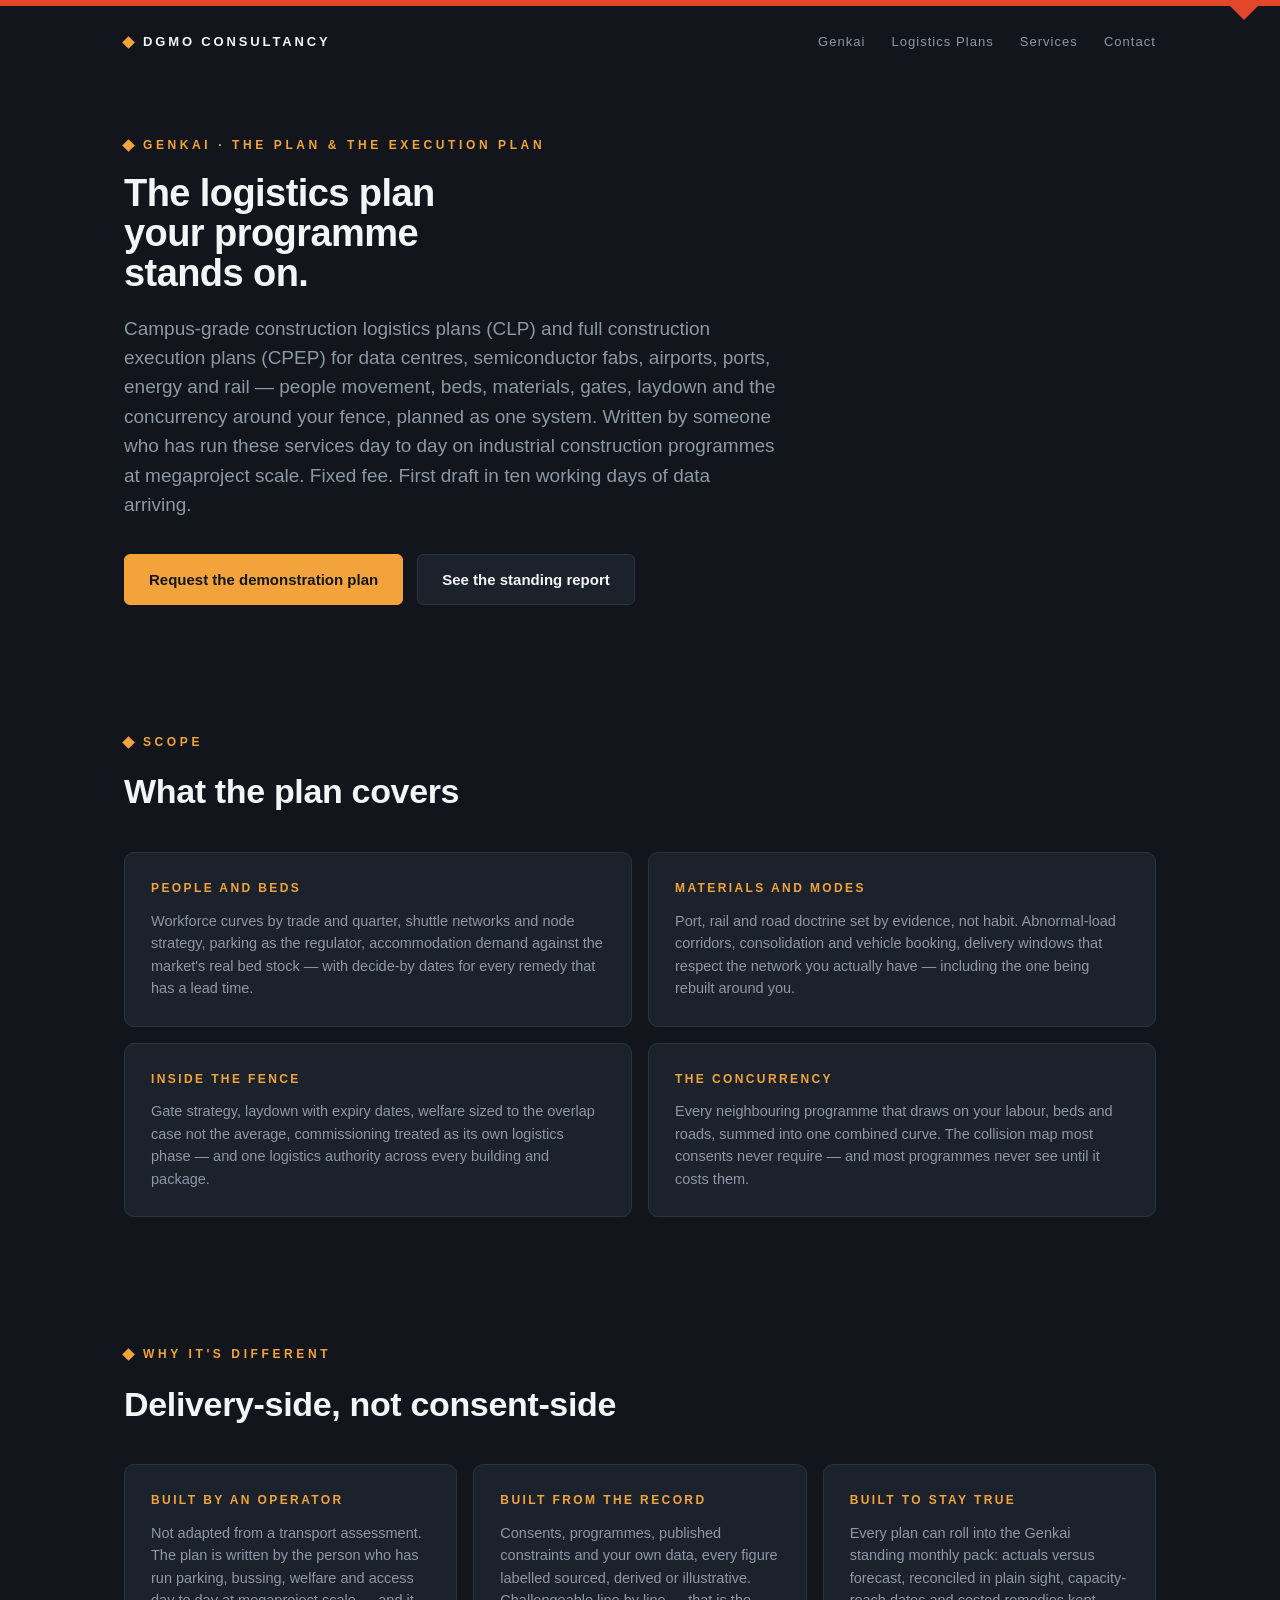
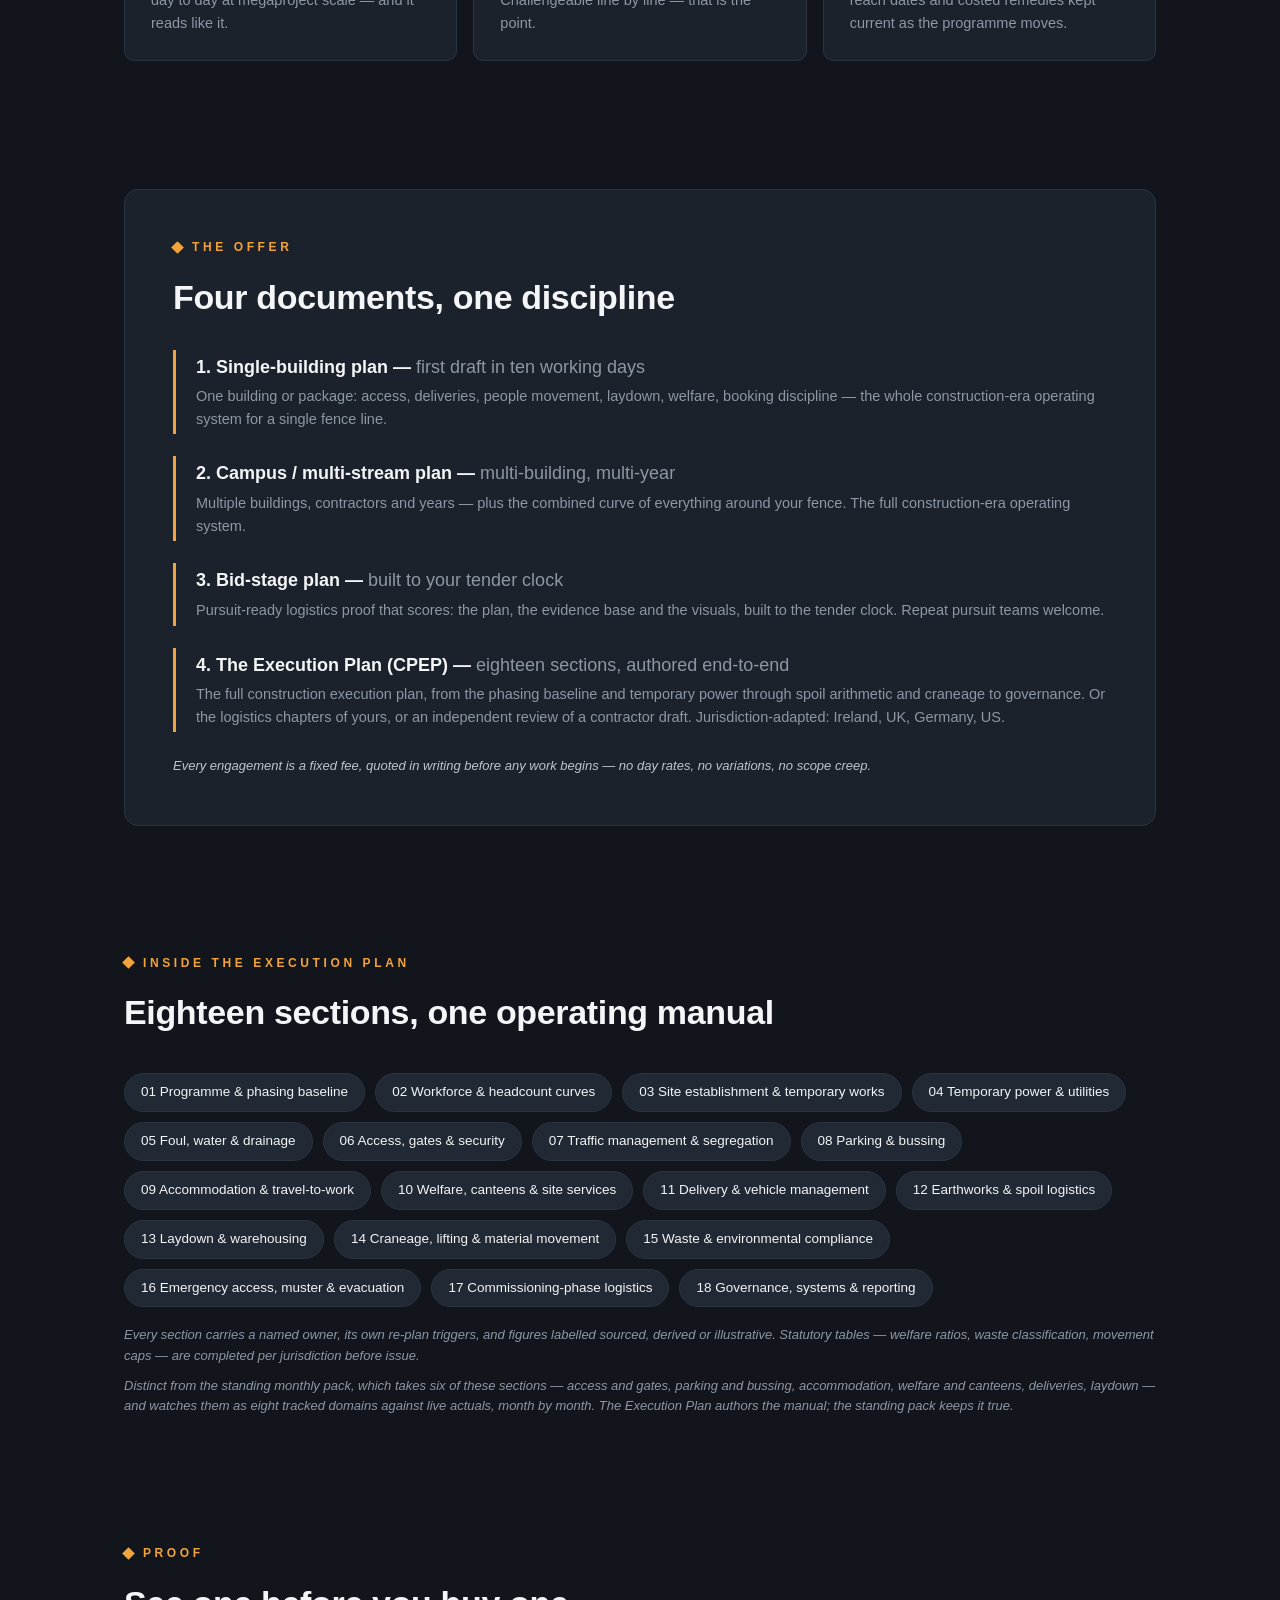
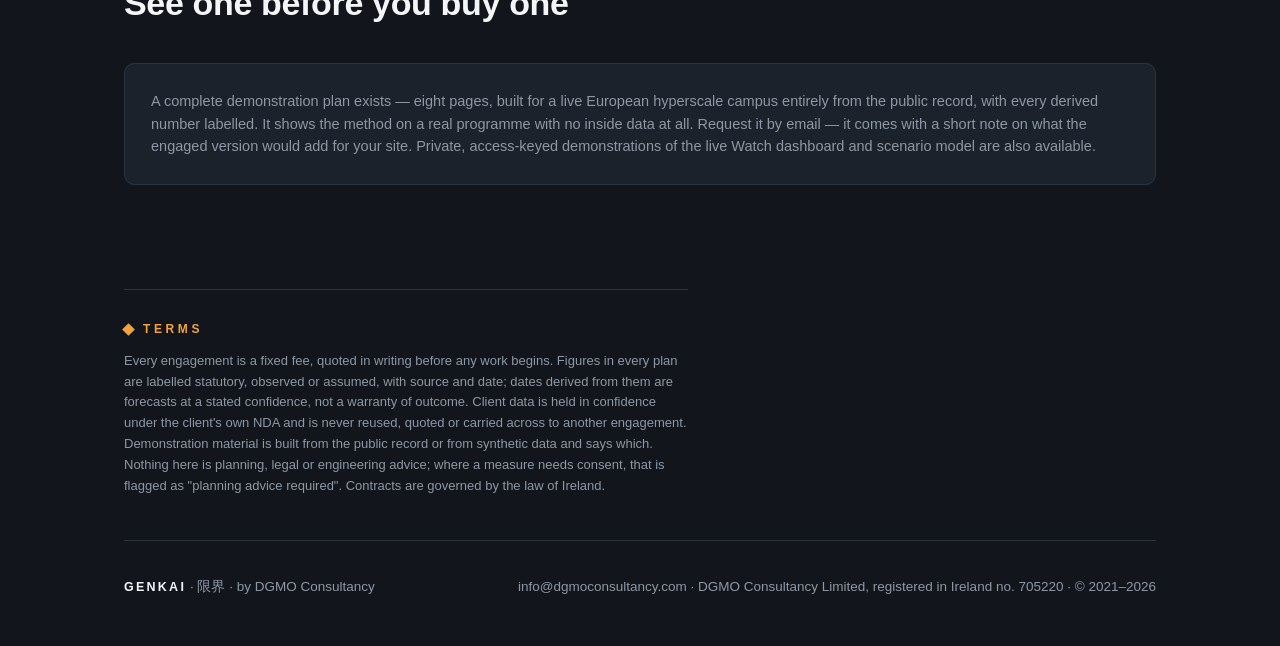
<file: logistics-plans/index.html>
<!doctype html>
<html lang="en">
<head>
<meta charset="utf-8">
<meta name="viewport" content="width=device-width,initial-scale=1">
<title>Construction Logistics Plans &amp; Execution Plans (CPEP) — Genkai by DGMO</title>
<meta name="description" content="Campus-grade construction logistics plans (CLP) and construction execution plans (CPEP) for data centres, fabs, airports, ports, energy and rail programmes — written by someone who runs these systems daily. Fixed fee, first draft in ten working days.">
<link rel="canonical" href="https://www.dgmoconsultancy.com/logistics-plans/">
<meta property="og:type" content="website">
<meta property="og:site_name" content="DGMO Consultancy">
<meta property="og:url" content="https://www.dgmoconsultancy.com/logistics-plans/">
<meta property="og:title" content="Construction Logistics Plans & Execution Plans (CPEP) — Genkai by DGMO">
<meta property="og:description" content="Campus-grade construction logistics plans and full construction execution plans for data centres, fabs, airports, ports, energy and rail. Fixed fee, first draft in ten working days.">
<meta property="og:image" content="https://www.dgmoconsultancy.com/assets/og.png?v=2">
<meta property="og:image:width" content="1200">
<meta property="og:image:height" content="630">
<meta property="og:image:alt" content="Genkai by DGMO Consultancy — know when you run out, months before you do">
<meta name="twitter:card" content="summary_large_image">
<meta name="twitter:title" content="Construction Logistics Plans & Execution Plans (CPEP) — Genkai by DGMO">
<meta name="twitter:description" content="Campus-grade construction logistics plans and full construction execution plans for data centres, fabs, airports, ports, energy and rail. Fixed fee, first draft in ten working days.">
<meta name="twitter:image" content="https://www.dgmoconsultancy.com/assets/og.png?v=2">
<meta name="robots" content="index,follow">
<link rel="stylesheet" href="/assets/styles.css?v=3">
<link rel="icon" href="/assets/favicon.svg" type="image/svg+xml">
</head>
<body>
<div class="ceiling" aria-hidden="true"></div>
<div class="wrap">

<nav aria-label="Main">
  <a class="brand" href="/"><span class="dot"></span>DGMO CONSULTANCY</a>
  <div class="links">
    <a href="/genkai/">Genkai</a>
    <a href="/logistics-plans/" aria-current="page">Logistics Plans</a>
    <a href="/#services">Services</a>
    <a href="/#contact">Contact</a>
  </div>
</nav>

<header class="hero fadein">
  <p class="overline">Genkai · The Plan &amp; The Execution Plan</p>
  <h1 style="font-size:clamp(24px,3.6vw,38px)">The logistics plan your programme stands on.</h1>
  <p class="lede">Campus-grade construction logistics plans (CLP) and full construction execution plans (CPEP) for data centres, semiconductor fabs, airports, ports, energy and rail — people movement, beds, materials, gates, laydown and the concurrency around your fence, planned as one system. Written by someone who has run these services day to day on industrial construction programmes at megaproject scale. Fixed fee. First draft in ten working days of data arriving.</p>
  <div class="cta-row">
    <a class="btn primary" href="mailto:info@dgmoconsultancy.com?subject=Construction%20Logistics%20Plan">Request the demonstration plan</a>
    <a class="btn" href="/genkai/">See the standing report</a>
  </div>
</header>

<section>
  <div class="sec-head">
    <p class="overline">Scope</p>
    <h2>What the plan covers</h2>
  </div>
  <div class="grid g2">
    <div class="card"><span class="k">People and beds</span><p>Workforce curves by trade and quarter, shuttle networks and node strategy, parking as the regulator, accommodation demand against the market's real bed stock — with decide-by dates for every remedy that has a lead time.</p></div>
    <div class="card"><span class="k">Materials and modes</span><p>Port, rail and road doctrine set by evidence, not habit. Abnormal-load corridors, consolidation and vehicle booking, delivery windows that respect the network you actually have — including the one being rebuilt around you.</p></div>
    <div class="card"><span class="k">Inside the fence</span><p>Gate strategy, laydown with expiry dates, welfare sized to the overlap case not the average, commissioning treated as its own logistics phase — and one logistics authority across every building and package.</p></div>
    <div class="card"><span class="k">The concurrency</span><p>Every neighbouring programme that draws on your labour, beds and roads, summed into one combined curve. The collision map most consents never require — and most programmes never see until it costs them.</p></div>
  </div>
</section>

<section>
  <div class="sec-head">
    <p class="overline">Why it's different</p>
    <h2>Delivery-side, not consent-side</h2>
  </div>
  <div class="grid g3">
    <div class="card"><span class="k">Built by an operator</span><p>Not adapted from a transport assessment. The plan is written by the person who has run parking, bussing, welfare and access day to day at megaproject scale — and it reads like it.</p></div>
    <div class="card"><span class="k">Built from the record</span><p>Consents, programmes, published constraints and your own data, every figure labelled sourced, derived or illustrative. Challengeable line by line — that is the point.</p></div>
    <div class="card"><span class="k">Built to stay true</span><p>Every plan can roll into the Genkai standing monthly pack: actuals versus forecast, reconciled in plain sight, capacity-reach dates and costed remedies kept current as the programme moves.</p></div>
  </div>
</section>

<section>
  <div class="band">
    <p class="overline">The offer</p>
    <h2>Four documents, one discipline</h2>
    <div style="margin-top:26px">
      <div class="tier">
        <h3>1. Single-building plan — <span class="price">first draft in ten working days</span></h3>
        <p>One building or package: access, deliveries, people movement, laydown, welfare, booking discipline — the whole construction-era operating system for a single fence line.</p>
      </div>
      <div class="tier">
        <h3>2. Campus / multi-stream plan — <span class="price">multi-building, multi-year</span></h3>
        <p>Multiple buildings, contractors and years — plus the combined curve of everything around your fence. The full construction-era operating system.</p>
      </div>
      <div class="tier">
        <h3>3. Bid-stage plan — <span class="price">built to your tender clock</span></h3>
        <p>Pursuit-ready logistics proof that scores: the plan, the evidence base and the visuals, built to the tender clock. Repeat pursuit teams welcome.</p>
      </div>
      <div class="tier">
        <h3>4. The Execution Plan (CPEP) — <span class="price">eighteen sections, authored end-to-end</span></h3>
        <p>The full construction execution plan, from the phasing baseline and temporary power through spoil arithmetic and craneage to governance. Or the logistics chapters of yours, or an independent review of a contractor draft. Jurisdiction-adapted: Ireland, UK, Germany, US.</p>
      </div>
    </div>
    <p class="note" style="margin-top:24px">Every engagement is a fixed fee, quoted in writing before any work begins — no day rates, no variations, no scope creep.</p>
  </div>
</section>

<section>
  <div class="sec-head">
    <p class="overline">Inside the Execution Plan</p>
    <h2>Eighteen sections, one operating manual</h2>
  </div>
  <div class="chips">
    <span class="chip">01 Programme &amp; phasing baseline</span><span class="chip">02 Workforce &amp; headcount curves</span><span class="chip">03 Site establishment &amp; temporary works</span><span class="chip">04 Temporary power &amp; utilities</span><span class="chip">05 Foul, water &amp; drainage</span><span class="chip">06 Access, gates &amp; security</span><span class="chip">07 Traffic management &amp; segregation</span><span class="chip">08 Parking &amp; bussing</span><span class="chip">09 Accommodation &amp; travel-to-work</span><span class="chip">10 Welfare, canteens &amp; site services</span><span class="chip">11 Delivery &amp; vehicle management</span><span class="chip">12 Earthworks &amp; spoil logistics</span><span class="chip">13 Laydown &amp; warehousing</span><span class="chip">14 Craneage, lifting &amp; material movement</span><span class="chip">15 Waste &amp; environmental compliance</span><span class="chip">16 Emergency access, muster &amp; evacuation</span><span class="chip">17 Commissioning-phase logistics</span><span class="chip">18 Governance, systems &amp; reporting</span>
  </div>
  <p class="note" style="margin-top:18px">Every section carries a named owner, its own re-plan triggers, and figures labelled sourced, derived or illustrative. Statutory tables — welfare ratios, waste classification, movement caps — are completed per jurisdiction before issue.</p>
  <p class="note" style="margin-top:10px">Distinct from the <a href="/genkai/">standing monthly pack</a>, which takes six of these sections — access and gates, parking and bussing, accommodation, welfare and canteens, deliveries, laydown — and watches them as eight tracked domains against live actuals, month by month. The Execution Plan authors the manual; the standing pack keeps it true.</p>
</section>

<section>
  <div class="sec-head">
    <p class="overline">Proof</p>
    <h2>See one before you buy one</h2>
  </div>
  <div class="card">
    <p>A complete demonstration plan exists — eight pages, built for a live European hyperscale campus entirely from the public record, with every derived number labelled. It shows the method on a real programme with no inside data at all. <a href="mailto:info@dgmoconsultancy.com?subject=Demonstration%20Construction%20Logistics%20Plan">Request it by email</a> — it comes with a short note on what the engaged version would add for your site. Private, access-keyed demonstrations of the live Watch dashboard and scenario model are also available.</p>
  </div>
</section>

<div class="terms">
  <p class="overline">Terms</p>
  <p>Every engagement is a fixed fee, quoted in writing before any work begins. Figures in every plan are labelled statutory, observed or assumed, with source and date; dates derived from them are forecasts at a stated confidence, not a warranty of outcome. Client data is held in confidence under the client's own NDA and is never reused, quoted or carried across to another engagement. Demonstration material is built from the public record or from synthetic data and says which. Nothing here is planning, legal or engineering advice; where a measure needs consent, that is flagged as "planning advice required". Contracts are governed by the law of Ireland.</p>
</div>

<div class="footer">
  <div class="row">
    <span><strong>GENKAI</strong> · 限界 · by DGMO Consultancy</span>
    <span>info@dgmoconsultancy.com · DGMO Consultancy Limited, registered in Ireland no. 705220 · © 2021–2026</span>
  </div>
</div>

</div>
</body>
</html>
</file>
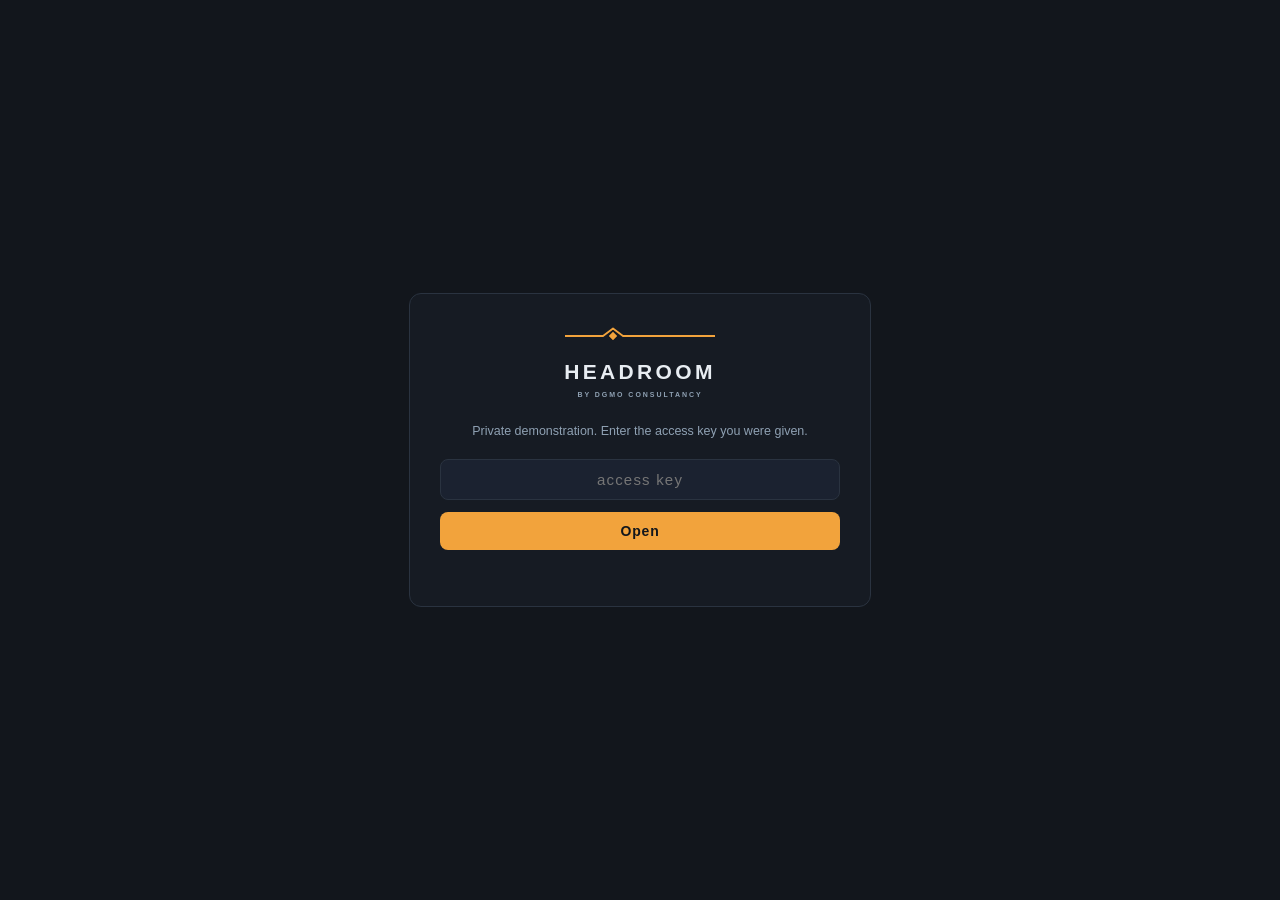
<file: demo-8a2073.html>
<!DOCTYPE html><html lang="en"><head><meta charset="utf-8">
<meta name="viewport" content="width=device-width, initial-scale=1">
<meta name="robots" content="noindex, nofollow">
<title>Headroom — Private Demonstration</title>
<style>
body{margin:0;background:#12161C;color:#E8EDF2;font:15px/1.5 -apple-system,Segoe UI,Helvetica,Arial,sans-serif;
 display:flex;align-items:center;justify-content:center;min-height:100vh}
.box{width:min(400px,90vw);background:#161B23;border:1px solid #2A3340;border-radius:12px;padding:30px;text-align:center}
.wm{font-size:21px;font-weight:800;letter-spacing:.16em;margin:10px 0 2px}
.sub{font-size:7px;letter-spacing:.28em;color:#8FA1B3;font-weight:700;margin-bottom:22px}
p{font-size:12.5px;color:#8FA1B3;margin:0 0 18px}
input{width:100%;box-sizing:border-box;background:#1B2230;border:1px solid #2A3340;color:#E8EDF2;
 border-radius:8px;padding:11px 12px;font-size:15px;text-align:center;letter-spacing:.08em}
input:focus{outline:2px solid #F2A33C;border-color:transparent}
button{width:100%;margin-top:12px;background:#F2A33C;color:#12161C;border:0;border-radius:8px;
 padding:11px;font-size:14px;font-weight:800;letter-spacing:.06em;cursor:pointer}
button:hover{filter:brightness(1.08)}
.err{color:#E05C5C;font-size:12px;margin-top:10px;min-height:16px}
</style></head><body>
<div class="box">
 <svg width="150" height="14" viewBox="0 0 150 14"><path d="M0 10 L38 10 L48 2.5 L58 10 L150 10" fill="none" stroke="#F2A33C" stroke-width="1.8" stroke-linejoin="round"/><rect x="44.5" y="6.5" width="7" height="7" transform="rotate(45 48 10)" fill="#F2A33C" stroke="#12161C" stroke-width="1"/></svg>
 <div class="wm">HEADROOM</div><div class="sub">BY DGMO CONSULTANCY</div>
 <p>Private demonstration. Enter the access key you were given.</p>
 <input id="pw" type="password" placeholder="access key" autocomplete="off">
 <button id="go">Open</button>
 <div class="err" id="err"></div>
</div>
<script>
const SALT="ttX4LJi1e2LP8gYAxHxLVQ==",IV="D2wMkm7Xzn6XFZpU",DATA="5MTaHY1BIca7uh/ZlIIrorp7AmDKTIffsJ+5QMaYx/5jMZMwDjzcXwHlnrI3xxvDFkr/mqs4FuNFdpcdST7xBCbgMXX0ccLo1Lj5L/wnAOIe0WtwVTNY2r8xDg4/xgClvDt0rvT6Gtyk2FsewZz0cHhXVxmNR5h+RbvCUyO3jsTzJQK3/++0C6LfngTJufkxRGptfVCGuppYqroY6B3hvebyISgDH8teP0KmVKPTH6vyrXmyphedUNFnfWib0zZFnxnZh0KAR/kDz5TCELRwjIckxg+LNz/snt212Qu1tb/96iJLFGWfUoQK6Ys1/6Cp0U3UrRg/JhIfoaLpE15D4Q5To/Y3Z+CoV+eM+l6nFFaToD+u+1pzM0/3hDAcQZP8nMv4jqOvWfy2g7ilM5XYC042kDmIGxg9RWYaL+g1iDH5xZHhvFELHXBmzUdko5/T2612ds3qXEWkuQViA1TAXBtWd7fQBGubNPfRTUnzS5H+MqpEx16OTKCLNeNqGg8FCwgQ18KLRFKe7rlWUQy3CZ9aey70dp5yc4L6cK2fNvn0X81XV0AfT4FDGOOe7zmF/aHQw0QwztxNeYJ1AeZ1naWyTYFUCp3ui5z2niffooS5YOOdpk7xeT8hDfOahJeDEzZ/nF7/5F2LzyGga367miZtzyI/g65HMCugFDxqQOlAOuImW9yLSccolQlW34Erv2s4Fs1tlcARAGpwIVbe6zZ4BsWWldMHzhX3E0zTu18y64Oe71M7f0CV2jHmPPAmYAoe/PH9HaHDWTQysdDs6S04sUY16XPQ8lJsaYvuyYVJzOx7YSRUHa7OOJtr5WKQXcUnC6K1audzB/andsVW0YYThcu7p2caFMxwhkKAjTWma2Ll0B0nqsCWGE/NpSf1b5LHxVQrukPCdp++d8IG7VPTmzi+rHwUc9xrOwLZ5G966OuJ8X3bc+1JRuSBa+es2WQX3CHNjjRZKGEsTOyj3VC/[base64]/PIVuJ/3MRcTv0GSjXcGKzjZj1LwdY5fCyKux/Aed1rfKUT++FMYepz1R5F8iPIP/mrO//S94XyjlPWJOX6K2NIiQY5EZn16NT9//kxxsICRPmRzaRz05SR2lpLd02Z1ueCoLphgc3FINyj/GpVkhjGSZ68clKKJpOscJnYosZS8/Spcp0Km//97p8B9fwKClxBTz1Jq3YovLxzfMmdR6w2MTM1CRToDV3CS2/MltneDiV43dJLbLE7ft/6s6aJzvJqTyjiUQC/ofsBt63dXmuwI7EkMcIscM1xfOHwDxami+kO51I5/rQ32cqbfsTwUE/aZCxkhZ+4gVdoEv0mqTyBj3r8x6X9L7yRbIsWBcleQix5FCLAdC464C31NaVQPyrtTe9ASiPP4o5xdGXs8SNa2IavOguUBOcwyhMkwpbC683tUvF5ClBMU4WC2EPXOD8oNu/n5Z3gb4w9oEpfosPf3tw1RAJUgjshdStE/SrmcxSoDOJybEw7pQKn3VRaDfGfCkLzp/QlvCrVrnDbvD5eKquPM3ybvQAW1j6lIrhER304MN6+lf248k3eTsaXKTxCW3zmusZ/xFWzQYIYNMwDblQK4zCqrlMi/PKdXTxrVgWp+YaIdTOSimRJj5IwBy80zeL25jUwBYeu6weqn3+epCJL5L/Zcao2okzwNSnu0PhULbXbJhUsOwzA6QAenp4FO3u3iwRLr05PhmwmOGtkh9ZfAKI+d1FuoempQ64FacLj8POOvLuZRLm5ucbpsHWFhBR9/SRunTDilh1S+5f/Ts2PS3nStFSgobnrGm9XLZIx4GVWmSco5PKtPaAA1Fu3VMzoUxdl8d8XPat1i15wCZvgMb45iBiCyq8g0yyD8l0hmOPrTL69aMZNSmhR4CXsSb8p40amZdXypp/3Z0XJ4xXoxz9Of+PnL25N3YodcfT4qjt/fubmA7bbAK0pP/f0gkXu6hmxe8VJe7/WKJK/5GSAon16SEzPPJJCaIdid+D/IiNeHKNzGQ2CIwevH4w0dRPkKLUxaLBulleq46f1suSP61/jt3oT7jTI3VkuztBATkAPa6jH2khByKicUnrAF6sNFEQi4o6AYUNHlS5R4mpoGniZJqqpad7OGWCB9K7yyIU/iTe//ldmx09faHLFCs8Q2vuC8QEB64XNKJWdcFrgWIPqlMTDItI8fhf7Ug7iyPfqSpZyStSXKo2sksRtpyWtOyl8zRfOIeYuY2m9HN9jIA+mMNCOwXP6LGcKjK5Ee2ZEwS3TF92YCQ/d64Fgk0CA9biLJYc2s+B/jXoxCoiyW5ChU8nFLAXFaUDnmsiSGJQkfC2vrI+lCV+TlnvTMrse/XGXz3q/OahSUt9uSESn9OXBmAEzqdrgaM230c+sgEkzMkcJQmBTbrQ83ZlrAmP32fBvjxzwtJxDb7LtKFv8RneaP5TczYGVyNLANpJQyzo7XDC6oHlS42Pb5MWNbrZgk8IBXEiTeTo4yg7L6YPyzFg9mUAlq9XiYSZsqzCYXHJZpoZRAgFk5gIYP/RJjZXWxh9BOva4I4vm5rPkwr30LWHmMCzVNeHFp7UO9Ayi3yBUDcbs/IpW8HFMJhyzcCl41aE4LCi83b/e5/SzgFWM0JpaoLTjbFRJystbFGaQAle5xs1Mq04vKslN8eq4dqwp+2gAxP8bs3sx42To3HNHTs9Cqir/0ttt81Y6TnXBNOJTpN1MEhrUd0niYND1xvaZb4VIjkgJhdu9QCkNaimoC/nHB05cXdhszOk9HVNd1au2BZ6on/phsBJW46B3yNdWjsKakhK4IaANkc5a4NpnhXOc0GnyjaLccOFW62OgQSt2+Hs7ZDuPUZ6mitnYqKX18/aNZdq+IXHqxlgM/FcEmuXXF8S5otxVwjQfvkPA78FqBev/o20XwHE1lg2VlzxdH6T108w6BFNKZ3BTti0qGTwVL24sob8UIQ6P21oXCEZvoIRerKqMfr5NTdRQNTe3ChFUwp1vlUqRRGJ66uB+lprnZmiiuMlbdM/TH3MdFLhcdsgzQkprGJSjzY6bWbHSsi2wDMWXdxDAICihVfkQSYiWwvWK+kuGVpa0i/xCM1Ir/[base64]/jxhLjzOH5c/XCtWMb5g5X/Q2JPTnd7WkIc+NuePPUR+ed/WgPkCX85ckFy/X25dGJJhy+yGce0xX+5HGuAkkQMATzt1okTWcjWuMm2XKVoYa6iV+uoo6q18ZuzPB3EHhuu/8gf4eWmceAiTfTEX/W7onSa9sBXCQ6LvcNLQ4/[base64]/Euw/iZX9Hx9XWs391XJ7Udhjv8FsSrjngi9mwfVl1HKze/RQjH/sOsSni+tdu4aRkz8S8htn/Eb7tb253uB+wF5rmTaDFBWy8TR8XtDkeQ3RcdrmW82W6uRYmUfdKitUORfYIPUOP4ycHeWIxCVKeyvXEZLghZV1B0B2VAajkb8snWm7TJ7iczDes8oAjBt+hAZ9LUIxnt3ILD5lP26qGQvFwcSnXdxwPGguWNLXSxIautsgUa/4AaWdcjm+wnrhqzi+kF1ywRHaELmsuXi5Cs6l21mEcO9gb3m461D9I8pQ+lGf+ep4WDUoO96XzkQHbd1IOySzizfGjKOn6+OUxr08bYqsHTDBDHrYLU/GOWKSqWdeuQF0Sk8Zj+vuosENbgCe6s8nToHrQYxiQ5YbDbOZPUwZ/rn/7GIb3Nblet3oynhAo6btZ7AJwQsqcL11Eea4aZYCUe2JhiYQmFN/KMTImfbqdMueFtP2z2ORHxIOr1i5gl8dRY4Llbds7DxEXX/X2KgY2FYBOGGSyQm+fPTQrGeiVNqcsUJJsA5yEN38rAZArGReRy2jQKvrJ/moosczXZthg1NAKxnu7P81b97eBa4XYgfuO9ESMZxsWX9i9ta3dfJvIsxhJt0tpLv+mCrhYJRBH3iszMJWLGxOInRlDTrQa0We0x/Ex7sV+4hMHyQv4dv0l8/WerVIyQ8hVJxXbL8UhlPm6E7x3E22k7IAuwDBP7Y+qXrFixIVTHWdd/p5e8+h/eODJIRFqZ9u1m5X2wO4waL1HqGlVoWIEJnhmFqvDnByuRLY5vzI20FAh5tu50PA52aREVlcZYA76RIhiouBwUv3qmahTcjmDk2ybfvwjNi8+uz/VAoKGcsTriOX2TQl7oBqIf52Aizr7ke/jv2aUv//oSe7Pzm+hSaNuTD1dW3KsfcOTAynxETC+E2kG7PAn2P9H45lhjZSX0MPMAURutKFbqJS/e356rm+6xDUMsOck+yQuWEBGZRm3HoW7yNTkKFnNn7oHujj3E7lLlMUVdZxy6S/F6QAL86AXu96/YlXT+n+PM8O7bfaWwnJ3Z8BKi+2YykfpDNUoVuBLG+hzA6ToiTvwgo3+NmvBt9QnawbOVgOFZKRVGRQzpsYVdDaScZcQZwlgVCXV9C0pHhLTcvovDJF1reIErzusfY/fbItGDr5aHDMlujit+G1QkZbO524iY/B+F9oKhSTVBhxDnjiH5BTdsV6BAbe0M2xUfMELHVvWomwavblFb+hxy5rpTyvNbpucGbEIatcLglexVYyaHHgoOWMfOxHX8hHx+U/L0kwMNANzBAGGUB6C0IKWhg9KyWkDrfagr1t7g236w8UwA/Te//VOlf+htmchWl/97y9Qx6PJwhoBHHCvenjtnEiUMuI0uEJlt+bOwfI1kzUP2IXtjWW9kt5C8l6c/eaKMnY6A8PwrjrUBxDE7bs/QaYlMsn/FVDJ5YP0zFWD2lNiREngyOteGenMT5hCWAoQ0Eyf6/tKs+M1YYOEPtK6LvgH56nHv7UBF4JcQmrFNrxYtYil6TvBlx+/b+KOaevBQD7VNcOHHZPiWy4x4RWq01k5jhsn9UvQwVKDgK0QHRMToKhCoKD3QETMbMnFI0WAY5+pkwXqxMIj+/12/bhnGqv1PMQy0Vy6D4Q/uPabwCs82cnvDbfKBy1JVdRjzs/XOAb5Q69dlGJ2uvsGUzCLF6KqfqmEN99HgSPYDOErRqo4cBB/3bo30pVQudNqzJt/jVuJWcT0tFIUVFt6nkcIG/+XX0qva/hzy08kWlNcvEnCKHOfjHksiDXdnOwZ3Z7OTHg4bl8yxJRvoQ1A92NgExPfNRTTyTorPK69diJLsSKBNsDF0rD9V3HvG6I6C2vZ5Nzwv1lO9P0xlfedsgrTZ11xljwFhZtREa+aDnBnaT57AhOKC6v0gA3qnVe5S6UJ3Og0bpxuYtzdUAnyzfBG2iWwx/9TqhKjHttuwPhm8BVegeXYUE9h7+A7Qk3M+avHb5KGqTOKVJXIUZC5/grDXMeI3DaMg28Cx/mAtdMIROT/VjsYV3C4OziuC4cA1OHaJgxlAbqMUwqrr+d6XyGHHIbnB2IlEECmZiGD8m866Vw8iDtzYbOhYTriFtTIMVsorEApWdk2ewv6tkT6WasI8kd/ADuG0re+gnZiPVbbWDIdof4F+qRIZGUlhPiCsbH7MWoluL9jEHF86CyDoZQcVCJF+7jYX1K4ecRK+Iq4QO5RmszHuoEL5VRkttsuvQIYrdyMog80zGdaxpf/eZxd7j3YKKGWuvZRAfkgkYfiN1b0CiU7OpyQ9435dXe64+iiG5KJ7IQ2n2ZFfyteFFd6OJH4YcH83cDvnpBVcuwXCGPZylBN+p4uH6/P91MA8E/xpsx43pGVhPSKfh4Y1nYiGnjWXhw7l6cIQB6vHsiWRgbiGQ5uTuMxp6RH9SOse1A8BI72xPM7PpISq0/HsrLEKFwKGRKAUDIc/R14W0kEnQSJREl55d73RRAtC9Pdbxc6gdEr6/T7dSII//BaWjca2YL8QrF5GrXYjA8ZHqnX2FT3mKRMEATKUUn9J+c2MOKCmjiaElW5fI7/rsWZBQNapqvbLpabNEJ5ot7Sze2x5KZArcPmzWRmrevjfzDJ2klUaX2dPAZqakRfk+WZTsrgyBq+18W6s/lp6hatjX3A4//NkxqAK7DOfFqa5u72wsXI2iGxwuUkuhmU2zey7oTk1oO5PJVMmLMwf29nH4gOSdvM1l6rb3F55fEAZz/WbWlG0R5Fu9gKOjuCq70DD52CgcCxGonXMzki/Ttk84tlDjAgxfk9JJ2FKNzYMM2PeCMBOto6oyLqESEeXQLgRGB1OSwREHbmhzYT9/QlMx2RK7JIoOioUygjToq4uDk4IGIgr38bEP9WKoj1lK0COKJAauzRQazZdiraPwWM+g2I2X6mRBwEZ6S37JKowFu2m6DV72HG6UhtTBVvXMCgcRm55Reottic20r+BDW5zrfaJHw3ac1hlk4/H08QoEsl+0j4GFw55pxE8VVZGUR6qGJZZFAnKxUSu63iW4yNDV0MsXLOZwlIe/eKGwIfm2f6HFYeAJEJVmv0Q7jeTKIhnUCiJnNo9/4LbwblT4/57hm/XVCvDe5t0IOaImoMCuaV/1FDNRLWpvoLAzmwjiOFQEMyn1BTTYWhHESTKnt6kF8D+z2gb/fkc4LYrbv4djPXp8enc6u1mcRQshKjsQd1K4ivzsJ6uO348ctS9sysSWHIeHQfxG5af5BXOIOWolwg997xci6hYDlcIXSvqjbD7gmQA5A8MggFcPj6mFhti8yh388ddV2Q/DuHSVOXwwDCfqe56w8eLd4kOjI7Ckgw7o9YmMBzuWJAnFrQECQDqQVJjuzu70WfIJzrwkhoiSzSzC+PWvZFVrNoFwTjIBM7bOm1ivZ/m24utmDMizRxzqtqYrP71uMB0Pve/OiFvkgq2XsJdFP6mzVLKlih0XA+2Eozqce4U76t12wGY+JW5U8FNLWvNb80drgHxdaSC3ALmEEhjh0v30jrb9y/jadDrAS/Agv1RgOXgd7Odqs7NP738jENnZZcvx2wO/rnZ0LXZd0LQWzgul/AhR4k/UQK5XhFM+5NHdxVQOmNBHFo98d21YqUK5bbFPCzQYx7HHQ875Cj/DBYtJKN58t58D9rDFDdZuVkYjAN4ZGaJnNZYVuu4/nh3gNnRBD4CXo3bCR7LAVmMLvoVkmQzQJRmpDhfOxAGdRrsT7sJYna84VrwZnJAlniUvV1ZeliYdKC+eIiN3BaiwXxphBCIxTF3ueWUnRxUAonXtE1EPc6z4Mpn9MECyPxDB+8w7v77d3MkKL6vCir7zbXDR2GR76Ojo89oUJtC+AIg8T7dvgeoD+vo1s2xl/G0efSlOCKsMD610MbQUkyzKoJs3iLYhFOpydsamM++FRuMtNasden9qONXu8WN9ObL66LWe+ujGbrsgKPvbX2qxrRbd+1Tpeur1uww4C+VcDsiWI7ZYQ9Nso69RJgdD7HSmdiVFDfzRmZSBpJq/mKUzUq3HoLhYhkhlV4LUNf0cylSkbLtyg3IgMmLJ9Dg/xQb/WDwXyrfhHxIeClwuaPZ0WvqsM5Tz5SVZFZbcj/VI/CWSKk1nibEKXGJMxp8WmEqaS+UB7jKZCkQ2eJ79UN6YPeV7cbWqcGt3Hfi/h5dr1iD+4kKJPVtFiYyTnb9sa8sZpq7+OVAxXu9lzvk29bvs0FW1KKSilse1l+Yt9+bXjTPmXjnU4z74wuOK18gdw9SbAcUPD/9pGhREnnIhlr68JGldBFM2WmTQVd4dA2YL93kjvOCx7QTMq1rui9lbDbeqYlWLUIux7onpXYrdukuj1V8d24aqc820KRQ2D8VZp04MeQSRZXkCnLZs+Q8diangx7l5ebIdNUnU/Jzxq4tAUB2oujZ/iF683HY8WBcHjRvFIsT5LhbawcIj36+RBKL2pvb4SP8Z78qW3GsbcSR4dLyEywferwxQ3SYAqKH4zywpSN5VF1/n4JR+QL12+/9BJ3OYDLv3Fg34nnIg5HdLEoeUwriaHKX1MFn8w76t2N0+h903QNNOPOzDWdvfe0h84QAvDbM5++NZ1b+nuL2gb230G+0AEuPnAD3XYsv6UDuD2QFpWJQ+ZNwTNj6WE6kGckd/w1HaXKlJkJ4x7Zac+gx4A1nIa1FPNPsCc+QXKz/5zm2u7/sTDC6NKgBUMnqd4DTYRWE0MdBMnHzgqXNugXmLDwKQiNeMgnWhxCL2H8LlbRfw0hswJ349Vs3plQxfaMm9YWjom+fryUjwKjTHGqUsd4jGL5bhXoraMSR9JttwH+Kqrqr3hlT4nFf7gHc7ZgiokvJpmxp13rvV1b+L1dZKe/8pq4flEOyLJQBG+olKBLDFWhUeDdE7ujbJX8ubom/IL4mGsLOe2RoUx9QVVOQMb59zTlSjNJUsYyIil06lUK3n74D+AKTu/EG5e6qhwr+jW4XZcpE6Hr6nHlGxyalydyHY5vDxLkc0Nr8HrkBiN5UrDH2IBsreVZpkllHD8KjVeo1UQD1nkeFKNEpODhNka/XyqNB49oaa0ot940tRKLvwXSK0BkqW5TZOj0i9ecZD65nGJ6Ww/SAJq+xb2Hp56uC06loRi5JpKmaw0jbmMa1I6jiEykEqwa3Nq+/Q23vlgR1ll7/pe3C01wL3ajBz2RbrwqNahThbSD89ndj38O1gv6JsdA+Kz19M+QmkJKWvLAQfZ//TzeT1rvLwRNdagTtmiduTjILBCB4450WL2V7d+tizoVobTp6P3xVP4gMbAKzP8hWkSFqmtUyZBrWldDZ6Ybah1G1cc0Jquj/hhQrSKd0GF5J8xqjzr8n2xIqwSKwPOiOILyYKXl3iK6MOalUEzNf7ft2yWCTFUhieKNsVPs8+OEBodKPPQlJABHIl0fhq3TJbXj0JqbB4ikv3vicYvw/XmRJ1VWggkgC2ODxKr8ak1azLZ2kW3rc81L6YCOz5Pu/QpeDcdXyL9kQ/h8nPNsVsycRBrzLcKBcNJntDNM+2oNaHIUBLVf+FLp/K6xwsDb2jbR0xBf0CiWA0pWbycNSajASFC54FSf6c6gH/4BpB9+RgNjn09EVWgVNB7stADgpg0dqKOhGBvg7DIpjDdsAq1OAnpsyqafFHZgEK545quc/K5v5HAi0Fi8Pt4iBBfi3XcvkQDKeljmVh5R84RIuiCoemWMYnu84wEptSjYcC0/i1f/y29pZHJQNW825nvtD56t5LhJqbDX51gQ5XhkrPZrkk0uj85fwLOfsXKR82UHeUATYHdMmBxuqWbwDI3q2We96zwLZwHz93JCya84hmYMv26HGFsAFDBq2LbEB/kX3xGcOtWiykP3emRrMkO2uLnIqEMXXeMTS2b7WC2spm/Rer8Egbn3T8gN7eWPv7Q5Sv21WUWcNJ4Dbu5sHGXG+5bJnmpA5UWOhuspxy906nX9l/WeKG3f2wviWTJAuQXB8M4ht53ycjgHipkKHkGIEMo3Mz2whU8cnEmZSHxpdRnY592NbWEWfzB1PgCisr3I7tyd21fDPdY7ZY7JpR6hNmA58eN+AbPSMKiNk4WeInbZnfbwMezGRRQyPESkIcY4r/lkjg4sFF3byo8/MPoiOkOUXGhaORyxFYdl5vQ8B+U2No2t9ujy80Gy4f+AvfPnNcVBrAzTPa3ZJ01vvWkhEAIe5xDHccZCW8+dj42VVhTIL8NGH9cmwAtrXDUBVpNfXjrzo+l555vUMfY3IhBnGu2tKtciR2jHilp36OQ5nApwRdi3PF5nBbybE+cSRJipeV/q8YxMgANqqJTXGjkH7+3pHPi7BxpWkNBj1CgXa8xnH/M4PCER0Hv2LuzqjheYODZxTx+AfscqLIKH0d41YFLtgXpyhkt9SmES2M+M73P1V3se6+Ohq/Sg7avPSYWChvBZFtLEC2hOtwv6GT3anYi34wKvxeBxOmOd6lz/JYoRuVjKNYH5MyVprtNRZKfRf/k8fD4hiZpPKImC0RtArnjrXMx+cLOUWT91Jw5/Zuc7VfmKQV+Y44u81YDJZ6PC8rUFBfu2tLwDdgF/T6MR7sbWocidmzjhZFnwCRVj4KphBPyRqpgfSClgDT3bZRr+SmaqcCgmuHpM8mxkmQKITYb+j6osO5XxVRvc1wp0G+j9TVTnMDByWjht/ZVORUZmGxs/puDKTOtDMuAgKhhC+vV8T1ZV/WJmQRBObbmb5JPCnGY4XfRblOTO50FU9KbW+DB+VUwm2wgdW+gl3vmKW2ks0v0F5kgKE8KNPh5Egzf/rEu+DBguq9cePqal848BGcickji4QdwvYX9IZTEbEPeJibtgmoA9sNI+XzuSYk1oeWUOQrB98kiEaPhdYiXSclUJaba5ZxmrOTRDBWlNoL8m3+OK4xIwxI9/AwRkm9RWSZtk12pyTGhzTz9jgp6gAYw0lfRWtChdpR02mBeP3Z8NylzW/+2s/C06wl77OL2UgRDcjQe3/tayyjRTo2LJGuxc3cqFVJiyNC9uCaIpz41ltH4RIDUmr65IUkwvJk+TPebRrb1O5H0JvgrZ+9s8Fquzs9AulxmJdO8tkdO40U/RC90ErcwJhrh+9bU+40Y8sx0ifdFAZ0YJ7JTtKzIGstUnZguVb67ZNlXe5vjFocUsX1hwB0vv47z4EZ9oQENgeUbxO4z6rHvUB2Zhzy8eshy93E/CmfbSYHU5uPgMKWooyePfaGPgHfd5NaVP2RXjkhyDgHXxB3yu5TrSaQk66sbrSGYuFHjVVC5Gi45b7B3b7ZQHpsg6QRu/leFMEChzAfnAN3t2id9/NK9e/XDY30yPU5wlUGN0g/oZEUD4WM6qrGeoM3+8GlQPHAgYlcrHFtupsSrjcJHep5rH6L9b/Hu1wGrKqfjV+yfvpOmVHYgVwTKQqnQwZiY0GIZO/OJlWHR1PDGC0cumBGVNBqQ13F31Xyc4yz5qE/8vZNNf3/Nk0dRO1HB/P6xFbTLZvIiEoCoZN69BlwVnt2md+1B/cL49YpoKvkAGeFTX1EO9bGwiDGY1kt+wNmOg6YI6tncYFwpoq4s5eTFGGfiIqvyg6azoZ3rMMpjvjQpvj8BsJxD8XDi/[base64]/SAxFVi6uRDNLplskXAiO9K1n3cXTOT6knifXuRVyO/[base64]/ZIWdJBpzacjeAMp83nzslHt7UgJDqKaeba6lVSXdp5dvuS5mlkQ0XkqZKZcUzh12/TpNGarLzInPBFQHjjw0W4fHxLMyREv7BmyFqCIM+87tX0uqoiv641r2ZEW6mcmaNfbfxgsSHckiE0Ph3TvjLbxT+Iv2pcv9c3Es0h6qVh7G4MgfamyrQqzSznjvqThoy1whISPvT71ODJCu/h4gaNwekaVNZvzlJ6uMZktabb5wexmYdUUadRW2UR3nk6HzAXFGCsbHRj9GNVynleiCS6Jy6vKpu5QrVk3h57Qr2viB+7w7ZiuyqRBRJaI2iFXO9h2auM/+Wb/L/NTdt1DRpVOnbA2+3JR6AW4xM8l/kW9tcHx6pUkWuTEOLApq5UMX3TsgpoRWNTIxlHqNL9MSzaG9ZLIl4/YHEGkdUxLRcCOeqr9Pua70wgIEpQzXqJtGHLOhWEArp+lP3iajG/prU2PTlLLIWGmFdhk1p21Cil5tVGGb0J+FFkizbclIHtkwIzWjmEe7X0C4QrDL44/6aZPFmcLBKWeWlgBxjjRPdLrcktoAzcBcma9JNCxW/ZbVnWhul6hmQf7TkYFBLsNtXu0IKGvTrI6UOqLq5oFNdBDeR0h5Jty7RJwpPVrvU9rt4e9FmEV4ubbeoxw/tUE2WT9ygfsQre5uMqTrt0ENyrWgmaVdzg1BsEvnOPWuKk/61cEOSNcPee39RUiJg1aNc8eqbjLusNCEMjSXo9qxKmy4xtws9BmoWLVR164zu/bQcrd8iSHzrQqdIMHle2nUP4DR5tuUZrywnbWOXMzC9uQuSjsMQHjGWB9LDXVOmbay7fZZWpUF++UfykKhGRexSkG+yin62JPzEeiHuh51ZrJmEF4bBpabJ38sb3ErfUsr/eQi86+ik2GHHWSpqDGyFWbmZOt/cZiNhKsTujG/F691T6twmaMpm+fYe8AOem0wEm8ROm+MBqq6HCYCUsdHDENypDZ8ib+jPcu2EsuaCL8HTmwBr3/nHJSWtV21TInCaTdzkDQNWdY4M9zP+4gkutiOkjzwPBf9sEGi01UzVxMuzKFQNz5G3IGkKrffhN+whPYgFUjCYUPBQMORmbezmZ3aA25C5fdlrZgHFfCSgw1ELqT/ZPG/aPxIEleLAFgqW8OjesRa7Wh6OC7R+TiuIJGaIERLz5Ap3p/X+lLM1FVOwTOx3QhSJybWvTufhivQrXuRA+/gcg0ZuNgy8iSLEwEKRyDB+PIwKP5fGL2YESDRZ0BHPk2X7bY212Vz8MQfhy47G2RNij70PpjrtTNsEBMe9HaE2icB/CaHH/bPB4JP961MXPuxYxii/tm3w5NdlSAfeJVLobGlEZSyJceOj4Zn7hfjSabXnibtRPkGXKzDLzP4c5r3AF9SbPbXftVUjaDmorb4ea+QptoeSK2z1dI1oDiBLNZbBeJ3RQAQcmC6L3ohjkiBljUyH3pKHjn4iM8EHwZ6XJ3Dja8w8FI6JWlO1xq3mI69/DLwZG1t7jNr1sUd3JSfXAMGdHXSuwbShREBJZFMdSWdqkmth9qGnYbuIlDT9AeMW8nwYPKEpOSviPQ/WD8XcK8YnvXPa2DAsaIJXO1pnGRdgmVK+xlY8pHzjMreayr+K0FTmBRytUBbqomuOCwQM7xUYxTpr40iVPsBWrMPPp1yf99Mz9KsuprEIA8Rp3whw9Jj5j/HuQf/vSDRnTXuSwUgq75S5NEDNqTqW3he/3R7eqnhnpbN8XMOXFMJuQbG8/x60kshy71b5Za2gzHue7SeakFB6Qip+KkAJtQHg1vK2uKRw7hekg2MLr+JlSXjGNnK3oBSvVwtRk83gc/[base64]/VoqSxGhEuFgYvOJeaffvDRhEsJHttYQrotoPILAOvylZFrSvSgOlZIeY6PiAtOeh7Y6qu1H3bV20H2iVfR9eBTubOixktf00gmCN/BtTmnfvXrJmv0RVa0OEMK9BdhN3Lr6t1E8YtlwhACmH5ISikrn1gMNxODSV3aaiLaM0H6/QqOZsYeiuikz/wvkeVn5OXwR65bTBCb8j11QdU/WpdCYwthbUjocdNrfOcHYs4bB2JvktqeZc1FY4XWBnjK8bSaR0tHHkJUTBR12yikDHJt1Ei5f+TTP6KLIAU6oP9KvO/dMK6V5gxfzwG61Z289o4YsNl3G9E0YRVWHgjgHHhYVW9hF7F2VyUL3V6wBJoXnrszbd3lepLdctWH01t2wRHcGghe02LCB1YRLiAHRS5XZoE5nKKj+UTzhy3AOsUC0QeTh2s34vMa0SNWF9vAb6H7HQYj8xQ4A26ndbUh2+3QiWRe/kzqDBr9Djp9pPwsqaTf2koRnYW3u195dOm6o5l1q0hNpjzvp/SiGwYEk3/IGdC6FikAjyM9VZuloSR4koVbNDdM5ow3COM2NrmVwAEntaFOTo2imau+ct0TOnZjjq3sv5QQb72gD986GOhW2q9LH5WRJl6vXPiPQ9gILpSlOfQlELsT6gCrd33aFWO16xoq47KyVxCHq4ts07TajyGHc9//H4XRg1s6nCOeGBeWMpiyDA6EmBSvm6GXLKi5WuqGSXy0jYjKZIi9VAb/jLHKQpBjbdfQZylWGiD6eNFmbh6HfDwu/TNLMh7j4WaxgCiIy6SyDjQ5a2VmVHtC+PBAED1gLrV5MQfE0EajZxP9PVJ/UtU63IDBqOQoqx6SSJAqfxhAMJgKKCCYaqbueL6OFZxnXkpyitCC1fGwW8rPiJ+xcIEmSo51LeHrqz+/3AKWY5AVJwXFVXKUHZHdI6vfaMIgJ/B+yy6Pw32eI0QNRRw8WruC5/TSqTNImUsfZ1ebqZpPSNyQSXuExrni9HwLi8ysJAw4m2WBTJReoZtF3qILPfpeQKwGS5MkQyDXhzE19wzXDnX2syzWMDEMsE9T5wrQKeNBY1QIMv/qfM51PiTK2zOgwBbzi07kxCzBbh7MvtICufG78hqqCE2aGr62hwci8s1R42exaFBGqfg1u69WjMy/qX1/KmtPg+DoL7+drxTxVI6riMVQ+RbfQGdTUtBhyxfGd7LpkE6jmC/VrYSI9a4WTL2Ve7GpL5bW7AoFhoY/[base64]/qWCuPKc2Xys8jTqkS790f8H6EGOXQjsUsiwtTynrTpLJh5OeylUSQznrtAfVC7M6/LHv5wjVX6N0/4Oc0H3HkcdNCvoS5S98GUbrCgi7MKOzqcpGYNL3Xuv4dXt+lhqV1leklWqF1712ftZMF+jvQHOZA0J0A8DNNyvh4KQbTukDou4hElc897IRzBunhYwks9aFavvN5WrOBPL45XxtB4kojaWMuvbTBGEnZJxI7M8om/D3jbuh0b+RX5WOgViMlHoKhEenW3uAAF/GLWvGtJVv0ARhFaTql4COa24VowrGWMh3wTItLClk5eMtOrwEr2hJLETTYcpdy22G/LTj1A7wxhd0QPiQInXPLJhvWJIXcw1tUKl4awt0yWAn/pAUG10Ibadv2XfYGePCIjhhFXCRP7uuKCuBG1tKpRhbp7Y14SsMYRP3XgnER3kJ31GJSW/h183wPAQ6rlFLwdxeVbuhUJIwvLBWdcsCJ+W/By4RvblxXELRmczBx+3x0w+QhvmonMm1VdDLhUSACMU7WvxbBuEYmOVEpgjG/b3naEAtODL97V+0eQvMFaDnkX+L+btc2QIzVmw7Fo/pLiCh8E4o6Dyo2bbYby06qsawNkqK/";
const b2a=s=>Uint8Array.from(atob(s),c=>c.charCodeAt(0));
async function unlock(){
 const pw=document.getElementById("pw").value.trim();
 const err=document.getElementById("err"); err.textContent="";
 try{
  const km=await crypto.subtle.importKey("raw",new TextEncoder().encode(pw),"PBKDF2",false,["deriveKey"]);
  const key=await crypto.subtle.deriveKey({name:"PBKDF2",salt:b2a(SALT),iterations:300000,hash:"SHA-256"},km,{name:"AES-GCM",length:256},false,["decrypt"]);
  const pt=await crypto.subtle.decrypt({name:"AES-GCM",iv:b2a(IV)},key,b2a(DATA));
  document.open();document.write(new TextDecoder().decode(pt));document.close();
 }catch(e){err.textContent="That key doesn't open this document.";}
}
document.getElementById("go").addEventListener("click",unlock);
document.getElementById("pw").addEventListener("keydown",e=>{if(e.key==="Enter")unlock();});
</script></body></html>
</file>
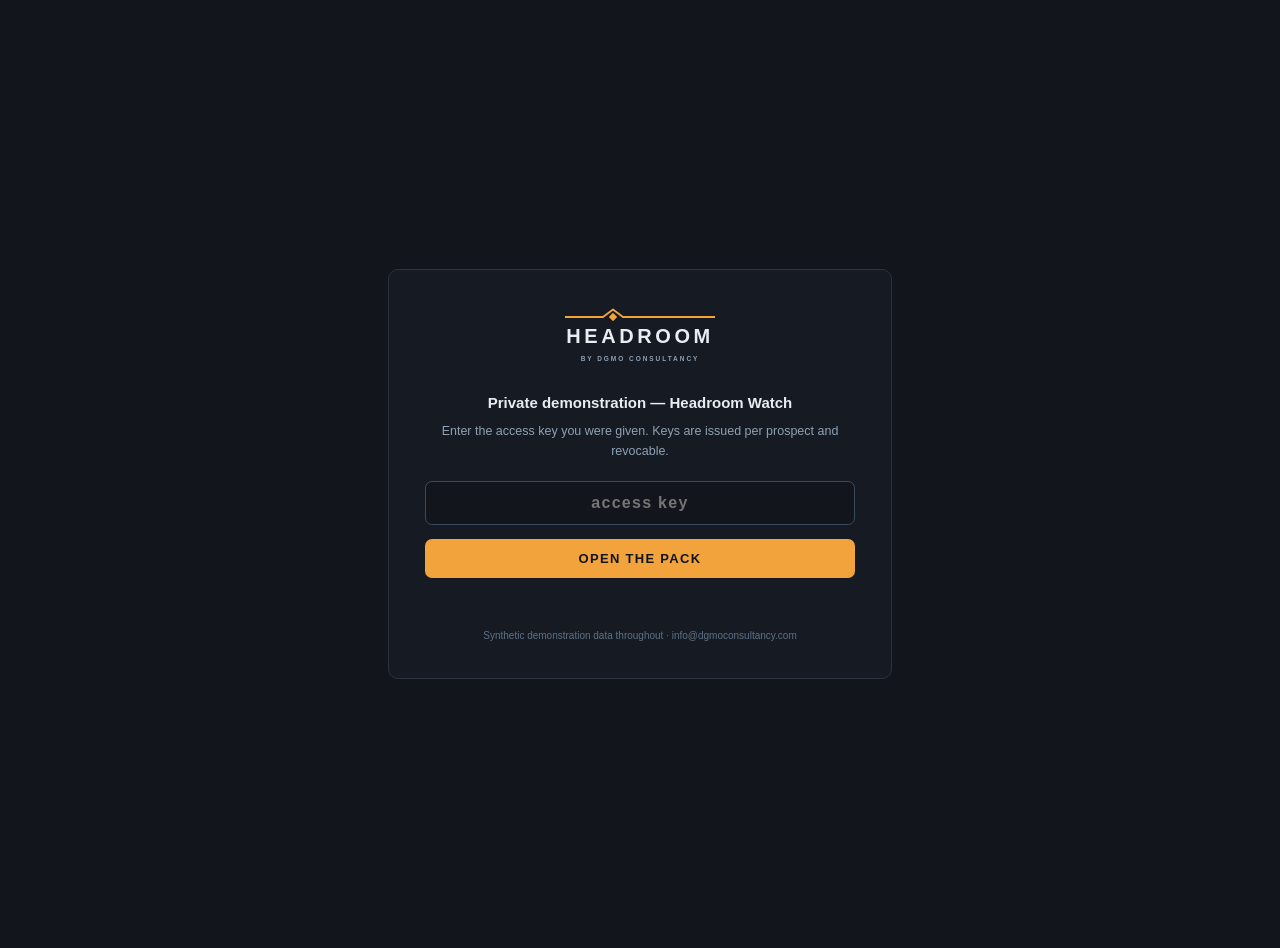
<file: watch-261fb2.html>
<!DOCTYPE html>
<html lang="en"><head><meta charset="utf-8"><meta name="viewport" content="width=device-width,initial-scale=1">
<title>Headroom — Private Demonstration</title>
<style>
html,body{height:100%;margin:0;background:#12161C;color:#E8EDF2;font:15px/1.6 Helvetica,Arial,sans-serif}
.c{min-height:100%;display:flex;align-items:center;justify-content:center;padding:24px}
.box{width:min(430px,92vw);background:#161B23;border:1px solid #2A3340;border-radius:10px;padding:34px 36px;text-align:center}
.bl{height:14px;margin-bottom:2px}
.wm{font-size:20px;font-weight:800;letter-spacing:.18em}
.sub{font-size:6.5px;letter-spacing:.3em;color:#8FA1B3;font-weight:700;margin-top:2px}
h1{font-size:15px;font-weight:700;margin:26px 0 6px}
p{font-size:12.5px;color:#8FA1B3;margin:0 0 20px}
input{width:100%;box-sizing:border-box;background:#12161C;border:1px solid #3A4A5C;border-radius:7px;color:#E8EDF2;
 font:600 16px/1 Helvetica,Arial,sans-serif;letter-spacing:.08em;text-align:center;padding:12px}
input:focus{outline:none;border-color:#F2A33C}
button{margin-top:14px;width:100%;background:#F2A33C;color:#12161C;border:none;border-radius:7px;
 font:800 13px/1 Helvetica,Arial,sans-serif;letter-spacing:.1em;padding:13px;cursor:pointer}
.err{color:#D55181;font-size:12px;margin-top:12px;min-height:16px}
.ft{margin-top:22px;font-size:10px;color:#5E7186}
@keyframes sh{25%{transform:translateX(-6px)}75%{transform:translateX(6px)}}
.shake{animation:sh .18s 2}
</style></head>
<body><div class="c"><div class="box" id="bx">
 <div class="bl"><svg width="150" height="14" viewBox="0 0 150 14"><path d="M0 10 L38 10 L48 2.5 L58 10 L150 10" fill="none" stroke="#F2A33C" stroke-width="1.8" stroke-linejoin="round"/><rect x="44.5" y="6.5" width="7" height="7" transform="rotate(45 48 10)" fill="#F2A33C" stroke="#12161C" stroke-width="1"/></svg></div>
 <div class="wm">HEADROOM</div><div class="sub">BY DGMO CONSULTANCY</div>
 <h1>Private demonstration — Headroom Watch</h1>
 <p>Enter the access key you were given. Keys are issued per prospect and revocable.</p>
 <input id="k" placeholder="access key" autocomplete="off" spellcheck="false">
 <button id="go">OPEN THE PACK</button>
 <div class="err" id="e"></div>
 <div class="ft">Synthetic demonstration data throughout · info@dgmoconsultancy.com</div>
</div></div>
<script>
const CT="aAdlByox+rMdS/+nYgyH6QHddxlGBMQXwZ6vrrDABMMbZ3v2mr8NQb44giAav2C1P52VU3DnQymI6wrsKFRUpPp4imNjAVXmEEX1G/+GDVceduDm7aT/vP5xCXpNXyxVGmdKUcs4GeZnu1fFG0b7dSOj0YGoveZjj/8oeO0DN0PwcULD+5oHqB1bIV5uqBWp2nerQ7KmCmduX4vPHqQZjM6PgLYFlLJxXf+Gz4STpN6kgjy2LsRGf0F/fbtANFr3tgmVzwmD0UjK7ELGoT2vnJ9fqy6AaYSNFNF2cofzYeVFPEkEq81lA9H+pwHHjC2WzB5jJioE1C7OY/xnno2mIFdoWUKI0vEfc/8QI6p/MgIQx8W0Dby56N0OOMKgpr4LlMGyv9ok4DlrKoYQ0AkqVpDR5zopvFDBtYRdrSoTba7sdcdM3rlxFa0uRTdsclUM9ujegVXPZ4RJ+rWBTTMEgDWX0mtNxBej/tHZLEBeG4CL2jZHYo+Vuf2WNcejkK5hVCkuUx9A3VKpLIbouIp2OpngHcMNsJAFCJK88ZoCwNOzWRr8mYeUrQtTHta7zh3xCiVpWoXtkzHQlvj+ksIpundH7Lst20MtHrev2zc6Uj0NQDA/E6cnmyQ9zv/V3tVEbqSvmbw315zjOVE5igZaU/QtK4nr5DyHFbi4+0s9E7cOT/NDYLgzrPr8Wj9c+ly+XpOrvm808iFUZchIxz70Pbxnyx8LQuXd8ZdgbEuiyjZ1O8Ui/hx+kv26s2ZDD/94jVhrrHZTS23ig1FRPUVNQEHT6cE8Hg9l2cXMZy0M2zf88IubP6u1HXncO103HLTF1bHLQbJ97iZzj3bW5KdVN96ceNdiJ4OoDCm7ZA5tU8RJV0WtYUhzL9Fto7IMQPL5Q9nC0biNro6CdY46K0ha90OHrtjjZ+5Bvx/ybo6LkkjM7h+meeWi+gB27GbLx+7kMycY9/ZggZNGXoyif+t5zmem3sc1Memlhw2o+lV00zsJyxopMpFqR+wmgzdqZxyytexdnjt1T07DeG86s4lqO63euZH+8gNOPLiGOZrx+MwvoHcD/PhaOMnIKZKyjx9vn8dVr5VxHr+blXp7/LpZLcFIJAtgMCT0YSIQvp3TL1q4ezp0iClDVxS4cRkTud/[base64]/s4O+ZIKK0+eCTSeteQVa8RziRlo8e6P+/zXT+2hdUNB5+ZZyE1Fa+L4fb4w1Tm+v8Qk5R5KVzojzoajMuu07+zH7QxOa8jg03/3XcOYGZBa2tTc+Q30ghKtrQq4WxtyXlCxgd6O6QOKme5NqxGtZmuE9u1jPjfsRs3VEv/yjp0wzV3UH8Fy+hG6R/Ph/+qkrgl/K+ojiQlEsBsE3Hj4UrVqqhdBdrWxxN11JPgIeXS34kiuKjYnDGGy5I67nM49Isl6H7L8rxC6xm8tbemhwCkejdPEdiVZuit/97EkgdZtL1TWEQyoc4qA714xTp1p9/kikmvh6xh2I1wpll7vmasahwIVJ6o+Qb65MH/ZEevqRxYMsfgClCTRqpj3Ps1v3OSetwRFDsO1Br2rD4HXH7UESfkEjV77rrsiHi40H/a0E1tSSnrztvqimudsiYjPmX/KHP1FeYOpZIX62mTyrkasnIAoBQwT2rPEPm3ByYgk/[base64]/KbtaJu/POKE7J8g31oEpvxDCTQOj9lV3tCN5uI6WFFHg1k5YbCh4h/M/W9jJ67YDTB8MtDEabdkmLBu+VaOLi2KyjTEq/3fimFVhjLM6iTDB5abc4lQCaDrC7KF/tigI5ufxp9l8Wdpba7YGNRs/[base64]/PxYNh0zOYfCyAz9sVD+KsX1/1QCraOmFs0zAceQx6oSA/uK7d/[base64]/swj5emVmROVEWwcj7LruNXuZWTk08spGGtZHmPc0VfqkRmDLVlNH4TiV8d2NjIsiy1mPgi88D0oRMpAujgIPNSdJGHmZjcpCQhUrZ7doJBYNevnMtUyTZbYI59nRoUR4fk5uaoF+7yt0d9jyVT1de2/yOe01PEhA4rYsF9vPJGpd5WpkeM4uJD4t3M6zl9tgWUXQpEcSo/TKPP1xsA9HGqjhvBXqnIiv7K6JuEQTwxQX0cLV9QmSojCajZeJVuHMrIKAmcKp6A1aUCPxzOwVAAZ6Or2Wy31ji89OkqFMtB4cLDgLpSaMIrt4Rlydijpec8TegvtTI3029Dck70kM61ZyOgN5/aiWafZjUdzmn+mJNiIPN93CYYXiAgJT2+Z16tFeIp44bINwF1qi8hy4J9Eq1U5I/suLbmEDLfWPk68qgB34tnXHWpAdeq2JPuZ++WoNUC/A+GfX/+Hnql6J9/mGLoco+s+0kSZkeh7zOBgED+kZ0fjLqu6DmpOvETbsujmBVWebk+aLE3CiaBo0oCIv8l0XG4snQtxE3dcLrJSg3dd2LXyJ+etzf06n994XzCBZ4usWWfqDU1wXJG3H3C/YN3W/8CZo6+HWH2e33qrX9iHnBH/+V9//WAvFcccc2KJ2H3b8i8MiVnCtTUiFPpMPJ5ouoCRUMoVQRyk6spTdh87HA8EDCDxuuvD32eM9ng6cZFH5dXvqX047pibpUZgeuDEwcePOWiUQDuwtSRH5NKQWYMyXUg/LMmPc9cBHaRbOHvSRra0TO2CrqBRkg/YQUbiDqbD4c7jfXe7J8OCb5/[base64]/2zmTxJzUqfxlNb/Erep2VrweIwojmocepAJ8MRrdcFTWPtNrNm32Q4gO95euz5t8DL6n9nhG2DW4CvQqwOQMf+yfJ202VuzlGv9MfY55s5HuWNGW1R7jfyPlMpK9FhIgpqR0uiHkdjo53/4HXHoJxNZ4ENcI2tIYdzrSPGxNbKyjuPg/8LPYgsEv9dRJVQ5dHLRPMKWXUWvvV+cVKEx/ojAUsFqFv4vi/SOu7rNdjJI9EvWCCTck3vs+AfLutw5eDHfH8jEwbxx71NVcO/EUQuR6GrEF0NIfxJuOMQemFunWQE5lROj013e3agi5l+gyohn3gJxdOf/SODVtGEtVzGEVmvDJsM2B5BmnTWp6dCjACyZeW6LR6EUeUmM0Sy4/p8DPajKUS0/4p4Zbp3ElDXxnPGtHxSTIqg+EwPo2VXN/z0HAvyh7llppes+aOFyj1F+pTmCKRzLwPxQEHHvt0xcQL4WQvFxXSKvJBYJYGUzYRqZNgBMVuTPEpCf08tbj1z/87U3/yABJr8xiGmAzJ9YO+ChXnMtSnbCcTJ/ajEOMAVKXNa6UI4y52ITKy/g4F7EsptGBzZmqoRJNXUwtoOmqGM+BNu3ew8ZSoeaR1OYafBWo8F9exgE2WkE6cn9cxwfULEy9R8zclfBEmdwk7I56PQpRHEQWAk+4yJoXi/SACPLngmewCs3fVkWqorKG+XRl+lakGCPu15rabdjsjvP8/uCWYEqqdx55/IYnodnFrc2wbSzvIkjx7CyDDVDIHKkzQKxNdOSU4SljRizehig5/5KbbxAM7vjbCJCgVVVAPo/YlmvGQRG9VdV+QMjefneeSuG7ERZQ3yjeXlS+nMEWxvScllupmZq0qAT1rVcVm+nCCb2g6kY9TKcNjH4tE4fZlFrMQetUOt+OD2exHZayxsbEqnT0tNvODYGn3RVYMUTtfZsl/wUS2F7p/IBs46WyVGfm+NsSB15PH9TmNLEF6RnVm5ktWuH+UIW4JTkiQjMCIUzf/TISIH8H/W6v7IrmsYItjMgPXAitCXKxSDbvnSGlBxnuZkoBKRyo2UpOvWyYAwsPa8bHT5aES1wgAe0frwk3reVtyXFTcyxOc4Z1Ob4xgxi55ggiR8gU7zFXm/kIERCXFkYWWqFKlSW8gLPWzohuZgLXyhFADCq+94cMxzcYZYA2m4xzYXvv+NYZ2L5Zyy9dBJ9TZ9v6tsacJSyno83nuI1AN5gfwZiUVYLJJWg8ibq1sZ7nJXHUb49Hm95g/3gd9N+Jb2dix5SqHpoPxGgdmQ+22zeLgaJQl7Oi6q1RHmwpwMJ4D5kCh/KLONdiNEbdhRqTOGvUFea11SZ+W29YSFkNLU0sV3HxGTE1hvbjCUjnn77/ns6j7coJSVL7Ryo9U81pexJ5ENK7V5cR4snt585M6Gk6momfoBnC8HJIlR6DJ1NWMkXNw0u0wrYMBsCereGes87nQHV5stUrpBq8e61YiECUBTtS7yEdWTLbYw2GvgcW9C96h7rSdjh28l3BD72cWltHtGW90Oq/htCHnYm8arOYOzD6X4jhsztTGEFnUmNfh+AiMoHXG/VZuLxIiDQoxiPAR0YRYNuKn+6dxRUAr+96cYZHN+Qjq+McKbbBhVTBjQdFvfMPMDxkVbrV9RX/[base64]//[base64]/V1Y0rORkcJZNbcTfG2bKt01LH27++19FDnbr+NxRIbQRb1qXO6qaOEDOQTSFQRP7AivkbdmcvEVlXse+nBo9JJWPUy6vmTqdHEfAhZQ1jA4Zdxta3/F+ZO9pjlaJJH44jf0lWAPTtZNg/BqMB4kBzHD8pQo41mOV+Etc5ekpiI1TlJWvDkzpA6fGiX7ScsonDTKKPm9IJ+a6SBdeVA4pcD0BOUokNq8EbuJmYv0iVG4LwIZle1fIdxrvpC4RDbSKVtEV5cjtPCzTDX9MUVxiU8yc20YDmsQtMe0YrSr3ckk5C5H3YyPze/9Zo3GjK21UCN04iTqBvyMOhCNU5TpZbB/UBBD0iGULn/JPLEZz3a3rn8CJxwCSPmr+uQCvTH2YsGuapC/uO7+n3Ko2AEmhig+zS6Ghv96EjqgupvWywUle84q1ZgErVvcyTgAG10ICjiwuO9+LtWdayomX035HOt3w/PYCjktBBOcG+FGL0GS14wVAB1Z5Ki30n5UEurS7XAMD/mbUx8y+P0httoQBw5MLSmZcRHRu/aCM/NvPweO+ummhBbO9crVE6viuRto1HKqA5VrNq1MYZg2hpSOJ+JfbE+NBLzGunbygbSgOTKHYZVeU5D+HxY62r2kJP2lQhpG5G6diyAATohaL84Jd3bk1D5w6nGz8QiRYSgcitlECByjbvcHEASRhxqNZvOq27ycni5rW23SbL3drs1xUZ9zds/o/yRK3KaspGm+5QjlJ5j8LT+BxgFPT8pgYSFnfk+rv+UftYMaJhTZpdhtu1gWggfD5tLZXNY/JVlr2/V0c3vG9///Eb45a1p/vNEbbZ536ElHzHIQsweKc/GmsojMO7NpfmfpRumn/8/5L1aK8RAnZSgclnnNplVeZjLCbPRG/0GvSJBjZkgNS7+RUqQuQbLfUylroSCZDm4MFYE0vsDiJLR9ZaK/fhrY5cNO7ldpn3SHqG55H8Sg00K0f9aACb3pedwq31MrM6CoQ6p0orXseuRNrxSqPC05mG0zH5yGSQmMWTe/VmHLQvAgH/nmDyGX1XEwPxZnFV6hys3nEqxXcFSGBhOaS4TFt2YFlX9jMcDZxTU3cO1j4vQnGgYxBItNXnUmbNonGtyClyEChEHcZnaRC6R16s0755xTeWY3r9UWmHkq7k8Xvh507oevBLgBjo1k8lP+a9d1XwnaRMiaCOSh40BiDBtvt/0xm2jO1j9RbcutVWHoirE6UNQ6N1cXC71n5kZQzeVk6+G+IZ+M2esQXaq2CLq9Bpxuyx/XJPxc5u6PzAduaTC0u85XzJ6EMtEqQpd9dhL20kxGETtbFjmVCMU3VowGcVRfUPa8LMWSRiHAQDdyZvciD4JvdxbBkXBZ1MUqhHjpPTmrhPaCifez05cBvpYl9k93Ho6lWN/roCCjQWcNqPKUTf3VYXh/qluzsJJifPSbkCxrpqbwKTEmvr+05iM5LSZhzzEfGToPY9c08GVkAYy/5BjIai64YnTHHd1n7GkNc8hyMq7xpNp+OdcBTfuRX2k7NS/u/d2jvT+6cq2YESlZKABgtS1o4CgW0BPqjOwXoSUCHtRxfkpJRGKcehpLFZ1yzZyP6kJ/PLWtEHPCOJyKMpKIiprKmZW4aBMZMXZimrjSf7AaSh8o4eTSrs0QEqgIXaxzR2FU5Fu3RyeL8idmigPQee7ZQCyr4ifx0zl0EHTxIj3x6MzXN6g2mMM+JhmZB1eqZghZjqIHA6cVSrWjZimHLVH12DeHfYn5JUJTqLLkmmdYOFdgyYhY9NsefF/0Q8nMXhO7AAGbMAYLNgrejLA2etNRJ85GMhg391UEXxRdL/+fv5YuIem13VYA3cIHPTPKKKrIGv6f3udhV3XhyTFBg3ob19kBi7OaAYTWC5TwrJ81v+JW6e/ifgBz0dCrjwoXKKsXapJHjZNV3UyMgCyX190e2tTlKWgOm1QReyo5iM18UlODtGNDwdhH6wHxId2go8SpaVd+0DcLUr1DPt7NvjE3GSSo8mkXExrn+rUNwVA4nsw+U6NW0QxoU01wUVooqcHOt2JCMPVdUNy4zLdOKcuIAb1Odm9wlp5hP/QDSNkIstGf4yfD6QeJFOeSlzZeoaV9NDquqD4T7SAi5Xx5WSh2O8Epm3U/wjjBYKVu9ZxmoPDu1P/8zd107kYSqGZNajFJXHTfG+DrM141ejUwi5CDF+UfDJ+lcIUBiW7TLCJktZMfbRtJ9CUB23lsoXbvJwxLYaYJt+bJ/dr3UFPR+P26Dm4VcUytyHPYAp2JZifpMSDHB4CibijCUtGP4KfpUiqoQbWjpQApZSOS+UyHcXEGCPVbb6Tnw2YtQrn5qeF8cvx9IbAneqAUimppKUBt7Alrz2iwgWK9EXJ2msA47s78s27iE/l/modJM0wfOI+oslg9+bFJrl776YEEujvpFUyjQRG3qwsDU1iRsyOyCWMt3Js7z9QDEtbFqi2qRmSHzkYNKW36yXbYI904pM4jeUyF7BIL6tZx7wpG6wOy5UmoZ5+DRtHVSTZx1LzhehOqBjrLuHdNb084ujc1+FMjdrMc9MrReHWgpccR+ElR+CB2VIu45KYAx/we4kXSuJ9IogoOamN9u3WGzAst6Ibp48G5WRoB/JOxy9hFCe5HdJsvgfxnmmbicjnvru8jNhyGRK6SdQ+o3xJwIvlu69jRHuOC7l7IQFwMNzkgefQxU4pZ+ZBxS7T2khABANbCkaEIwivuN3T6nkjtNJ9AtO7DfWKJZjfNSkonVosYQZIhL736IHXdAfthGvVgMgGOtphGuFswpJmT/7NATdDD6wJxiLcunQMsGs7voH5DEYWjKnTKoD9+3RIZhTofsj70MJT37QfB5QMAlYE5GuZFFW4V0Y3GXdUfbvh5Sq5SAEkLTdhJPb4tdlRca8nIeWjpFuilrIzyDVd91alaGFJuOUt2+tnEz8+bwWH7P3kMZLfCIP9vpeCD0wctuDF+gwjQfPxJKS7YUg/YOgzD1LYM41ypSTipf12eTJ/pnjTd7CMRiJLXuGASn2xv7+UFdb1jJ0QgKtvR9O7Fqhr9gKHdZQWkpdHQDZD0I1j/Ys1XbAhZ8AAH0oFYCF7Azv11DVmA2v/[base64]/MRmJ1072iiaPKoLYXLpOxjiXNQjI/dvKkJFALDZDbtbvYnIHl6qf2naS99NksFu+WcGmfTX5V4lMlnokdRe+NlCdZaJLW+pvvPlyjePJRShZX4q7hsZmJk0RRBO+jI54n78xlsLCaXTGuUwzFsF3WW4JBvNCYHYnCIjUbjyGjKxMlkKfegQO0krzuCJInPn3DXYoar75cV5t/6nDPziXCg0Q/+KNFnOMgv/IbamiRzC1YEtrL+ADzkSUaY8hSTHyBzAAxM/HL3EzLMEBGTNqLxtMdHaaa5S4BjANGnfyqRJnYgQayauOagnUYJ3/98VjXUC6uQZrX+HIvEsOjP9r4Cr8tFaoRbh6qi0Aieq9WMhjk0x3wNXGIB/H/m2O43KhfaH5GzRJ8PIx+S5JYLU75m/[base64]/Ns8tSnFz7GuQ7nSr+LYLZonjB7u8qHfRLMw0uN9PzIvDno/nP+C+q4B0B1zoOyEXtkYbNmtmny2XhAckrCzjG0VYUmw4CuUZn+tMZCLIGQOEnjQzGgU2XQB7Ihyuy8tMmr9HLIJSWK9PUZ4x0cXj/HRVxyqt6mh158FPp0DzUSpQ3Z2xU+qpSnAUAj+CY9z1SNZ+mfnNvb4pZAVsdDaCXV71tbp7Xj9uBqlNxenW70B7CVv/mAkPhM2CS0pmD1pFklEOecT26/qEnaWboM8y7v+1CbSoORZ+rtPQD8E0cDaL9T3CdU6WM15wHW/uTci7On/NKjcKML9Kjm3wdJerai8FQRptCujGhWmh/7wc8cxTMJTlTTmdkNrLxCNp1PMuV4CtR0GRFhec4DV05Boy/Dn8Pi6O6Lx0LqXrjE90dBkwuBJXtXSt3t7OQTBn16MBpcPSTaymVodUfuE6MZ7J7GV0seStcVN8eb5MZ1a5IC3IGB8Pd+s/i5dZ5B9jwCfzww+si/UOTLbAq63kxxqtU8VLnhgmxJCilFkxpf9IEvdekAgfENLm1wfubRjYoMXugURFQrVuyAudQ2bHBSurvKNevgUgrzqa5os5rfIUQjzFedV+e53li2gUUt0ZlcPWiZWxHPZ6fsR+qWY3lU1BFKR1zLlshAZ/LcCCv0gUE+Oa4C4cHmanj9/mDXCzZwCoxJOh8UobLzo7WL6sCl74XyO0V0Y+Bz+AHGimpv76/0Kmt78SbAa3yEOVGzqNX2bHm5752SdoenBjGP5w7fqxzB34YiNVYzIPDuzpUKEKybk39OWmzTLAHmqInt/JdAL/5vIYD+aAX5YA8SUOjheUSRwNIsRgW+f2EjEGKm0iew+r5faa4BTv5/wXzRwHDpTsXCNiuYGGNhBY6+1BwWC5sCot13RbPYs4z8flAH/w6cMLHRnYLJ7FNuUztC0ciNlbJZQjIes95bdbzeGDCcbu9zkFOQsS+W29gcpuOxjkpXQQ1XzyTIPgNtp7VSeC6w/9PZD/hBQ+vlbQcbd7SeTX6i39VpWdugal8LQDFidF1eB3GM4ORVy2wd1ZRIuMarFFz5E7A4FXQTsIb2EIHmJr3LXaDdWCF07GaIAk0fUgQPek/ssuck8sWLVcCgr/LFoe4H0n9OgOiYsiR1+MD7euC5wkeX/15dJebpH40mU5o6S7cubmCRKTfOZE645vRrNZOnbPBW8Lk634AElUGfSHdJ13uCacUoK2Yyc5l/7E5UcrIzx2U7b2NcxUIsMC6qISlxtlCFY74J+hX63QmEAIG18ZYpDR9Czmhdvd69PBoWw+5md3reCMdfyxjh0SYUZ4qyfqQvOOTgfBjpoixJYcSkhRQSkdExCEGNRlDOKZZPcfxMlhVme9aRXOlopcE5hBWiB5j8ykor98OLhACYoojqhiAP+HTSgHjZg/PoENQ4o6HtSdDCkjSpq0ztoZkBOmS5MC+2ASkadfd4hlH9gaDSmMa3PIRLDEJ87RM+2bcaHE6hSjZFwLpmdLdGX6Bkm8j/OVHnQtSoco8wn4wi4VqnQS4LxRXy6Eqm2jwXzMazt5bXcfrOaOYy8Ody8ZDgecIRhexY8rv6jDFLk3IVBgWzbF6jcbLYEcf9Ka1bJDzZ5jsVKQWSCecJJnEQn9HgPduHySjcvBaK6nXBJb5yCFWhOQ3y6Tpe2naueMZKvHS4gvEoQFuDIYzISvZisDZz/8IAU4L+E5CT4YJbd8mjdKaiB/[base64]/q/[base64]/BlWOQmnbV6qNG+3+E6xNmw46HeIG4XtK6o1LeZGmnu2wbEWf6jebsSseatKEKG+uGDvf5xMtqzr+sqxYRjJS229cBTd01q0CH6Wqm35LapGoLt2IG+DSVNV/0ivGnfAoPZbJa7rUqv27+YVqplO3l6noIKSPVZ5IUCWoGj8hB1UWQBAcrh3ZhSShEuz/6pEk7SWcNJyF1LUmpf+q5X0V6am/XwAJ2AqcvLPg7/DDa6H2onmvC1dxyJ+4QzTejr4vewp8IMfKIy90OkGfeBAbuvZ1Zg3eWTSSFrNGOTBGDxhz9Bq8uXjX8Hl9Qm0iCoM7wr9THn57NI1YqgFMVr4OhDUB3HiF3m9pNLOW7q7nx4VQPsOKgJWWaQhKfPmjzGi8J/qAu6pwEVDnFCeRITr+Jaf3Yrzjr9ujY3YqBbvobnrAUWrEhA/+pIGhCyVM/O7dAbR+y6RQN2ouGj4y6n29+Ezb1nYSP1u8vkrnofEBCH+uULWhzfpRjemZW6CABVtIZq3B/jYxH8/6OvZgRUnqeOtKFqmPHrnlzkI4rWd/PZzt5yFmL8CmmvXLqUbenJl1Kxl3xn1faauLv0e+0uHgI5XR4Kccf/3lRc0cKnNf80LdgpacDh9qitPg1S4WUewCVC4dk7ud/hBHpumZO5Tgy1Qc4pkSIJID15sLDlzK+Vz3JVz72QJ7OJuUCgKRU3668hWEl+t2NyhanEGUOwOh96DqaFKr1km1coxqmtfuoEB2JCBi3NdR6m9xyobSrPudtvRPSo/S8SDhWFFhiLOQfPri6PgN8WutwTZsPPrX+1iu7+QsaRV7RAK9kZVC4O9LoHot38FoyOsU4Ot+f7H09qOzW4EyYvu6WlmsaQQX17N7cZuLOu1l0LQ+scWfxh1Z/6L6E/TJSKlhpc0q3SNk3rkn9QQ1M3RQFhlWWNYHYVnBIJk4AwcACr7WMRkxhL2QSowW/7pss1kJnl4eJhW83BIn8uXeHDIawimO33G1UCWtPeb6d2bH1CtA9GkGrtFH0RctETAdYiAOksQ+BjHPumd2jKt/WJzK14mIS4S566NVv6RPY2d700D3BjsjE+UykmGYQLYo4RdAGfTUOQvpgF2fSsejfvpcBwsZguih8jAwyqRlvUETbRWnDMWYsvnlNwy71Y2X6Hg1vL8SDVsvzBqc36seZ/UwYTKcOxpVMbpW9AjMScrQpb+h72qbogD8Ixj4uIFrDPiZ+SATjqN+9IqPhpCNmPX+BQv66TcpW7rwXjHDyU68xsmasNryx/mxf23tGeeFW6BquKNqWTLp3tUrafGKE+PQQzHk0/TFr6XOCcP0Tt8zPV2CDgH5w+ddBJzz3jrbJT3ZUMxAUl/[base64]/blpMGtiJ9Irf+DU4hQiVuu1bCrYbRKACKzTCvxTaJU2rkCKgMRf+48g1YFgLzeA+WIwm9qbwbKAnRQa5qQZDyOurlxBBmCKh6v8FLSxM1yzcYvn7DqoXnpPfhALR1CwaNkY7VRYWeKxBKDbJHDW17gobipdJQjOG7R+zsrDWCtuYq7lFY4mLX+Ede4zmPMgBRiU7Q/is5bgnAGvOHhwg94BuLSLkcWL/lRy7dgVP0YS65f0lVIbtdlKtFwqT0qSJyQWUgm7AximSgnkb/mlL8uXBbScknwbB83XrXC/j6Z22OVMAiBubs1ggwst1UX5p15Dg/G1wF22wDp1k5I7PfmhvY1yRsgF+cyh0q7Z4AeZ5PL8yQ4FonYo48MX2JZ+36LmfkempfTbAXk2cxXvu5rI9qejmK/DWbWKuKMP1tZgp/VDkEzGdL3p6GsurQUqg+iu3BB3onx82L+qtGKzRb/[base64]/qAnsQXqD6i6yj10kJiFl4R48rw/y3q28N8WHb8O/Ie9NUA4GLSOzRBsGejecph0Y+KbgcvYpIC/xyso5Lt2nWUwpz9ZtzDbOyeF0C9tzEBWc+Kv/0AN5FNen++L2LJD+CdbCngPVEHOr/aDrNMB90zYkcfL9dqvApckIlcjxY+qqZNTMWqN0DHUX/ZjJYGFmn0zDt9Chmm7V4EvjCkR7rEsbYquMHGEA/jIUHbgCqmWanChZ6ej1mZl3z8mXmfEzpVE206KYY2pAk/VyxlLx2WpnYUd0n+IbmHn/Xo5ZZeKA0cZKgGrU+SusToF9uOqQloqKQfJ7yzzz7FQopAybdmoIKhdG4ByiSD8M6IUPc5k7OUypWZmNSSh4U6DVljgaDavXdJOBUaYcsg74o0gUZeG/zIhE/SunmO828PfAagFlK/bCYPTGj0aEq8MzVEvP3324eisjplX3ni+mprTzktg9eEj+pvrfH148Khjprv3xdh3GAxY5VtAFteU7dMiQ1Sc6SlvPpL2VrpJd2ue3t3SNqxEs/I1PVIAWK2jePpC0LmhA3EdpMJN7LtZsgd4r1pYPitXwV4p6B2zM0zVliQv/bMUBeaGP923R4DPuIr7tUIlH8PEyYWBL/jcaDUkD8FMs4Y0ARWPgKao9hLfJPScE9IBRFvfmW2nDGS2oThV2YxJfYcQepVb0gIv2Q8Dhj25LXi1bOXX0WvlUm81n1Ozmq/oX5x0yEIjC1Hln0Bhgnh1kvbVg14zk2z6GfNlTDGkfiPS1Lgy5XQXjZZBSrhrKvx+LPfFKXZpgo27syJrlGfINf0oZ/5hQ5LxN87gsa9uTS0sAlS3s2VKSqoRx25Ra1t/Q5fvhPjwRUCg35lN5nFOiRNkZ0j/4v6Zz0Om/mIppRG48ZfSROioyNdIpTfsyfPGuPOOPIfo0UydM3h5iXe6LqqM28o56cD8fduJfA14u5eD2i2hmARokQ+tW1oY+BPjjRIr1GM7pWFAjfSq5jhoy2e1H9yhXAgQNx3ESCed8tMtKu+bsxBnOtBJWEPQ3Ufrz/DOe6eE2mIt0lj4dzRmSrOxMsS2BOl6z2kMQ3uZuzyXuYl/AwcI962bRU50q0BEU5NW2wUUU0tFFg6rYGknbln40gXdPoDWn4gDjjN0wJamG53qoVKHzObVzcNT6TJ/jsveE2ZFgj/2lQhTKwUWq/q0yAZOKiZXYWvnhnDTzOZy7qeSUPcYZckT0nUikguNeni57M43OjbFf0ijBdEBzoa5KqK3YB/ghmv1gPC5yo/KCFkLIdHom9jnMjP+mgB/jUBeLRfp8SfHmdarENXN+UGjTF3iEh+3OWDa+9du5sG7A6TqPVrDknhfmHQdgAQLie3FbOCjNmm6IdCdEUBBpKMKkkZ+iR+idJa33dj0B38HLlOge5zGfhM1YpmMI3CuelRtZw/8touJ+TwB5vg4IPXQ6sAt0fRTL1NmoCegoyh4tDbCQCtBOkVjjyQiclN3u8FCe/arj+q9uOWwzfJZqzPgYsf9RVew6Q1M2iwzM+YLcXb9WhkixFTkcGSU3uPWbqKc6Jc0jM59qjCAz3403r6JZB531eE/3jpZ92pECRh9MKgqZKajXFKss8HPvaZvwzHvynzwWjR+wRZOod1JSb6Uv2fJlMyb77xceo0q16qnkgYwBbboAQqP8zSdU/WBeyjEIzv96yR6Lp7uSBZMYZNdRRd0H3Rn0W/[base64]/7sFR67NVCwzjoWkrF2WQVzXwPApojlo2m+SsdZdu0rFVc5W/AxOP2NerbG9jsPfhNZoE3PkozLsXXfquNIae/OE/wIWkY4lqBLpPIRWRy/fhR7nNL1MzZx9Y9JkfNlWDWsqE57Jz7r6VbiS5smDbAs8MNsGFwvRp2Ddc+ypBYBi7qSHIoxsnN2TjqIiP5uupk4J+FZyXsRvXS84CILhacG+yj5rqDsptMi5b2F7/+krpkIE/2jKjpJ49kp1QWbLE3xcvuJgxfulV198PDp8aDC9LDk2c0JcZbDSMUNg4B4LfnUAG5RaZhgNSyrS2VsjH3xFSuy1Rn+IeXiX7bGyvAQ3Uu05h4ygFue/xy0K626J3DZNlkPvC9Np36orPOwxhG/6NTsHYF+DgSvBebMczFxo03iJnU9Uodv57IQe9YIYmd0iLdXfaUCd59UUroSdualg3VjCOzgK3v0WaWcUshh+h6wZMGdFH/TtXj438pEhHW7iLs5lydPQ9K0A0TM6pfg8Un+D1baFxLk1uClMHA8q8qU1ZDiPHWMpnL4phE0myFMbWIXvVG0UGClaBPPFH4OAvncOhtmtwDCYK+1Kam9UeDTN7gMUDFa7lOvtri445ZPKe+D4L6NgDqhs/HhKabuj0/1FIAgx6JHO1BcPG4pe5Bv3nS0thcWe5xJkVi8RTpSlZdIciltqKDXWpbmjBw3XrdDPWpqHIgy18z4cBMpO8/qytjOFozvgE5Uwjp6eMqw8Kg6/0tfL/4BpW3Sb4xx4RxLcJX63DK77C2PFKZdhrIXTj8noWzRBEZMbtJhVLwOtaS1iN7dOoH6P6MmYGVydhfTQfnT7qmDzSI4zKrn/HPTDG/VjMZc7/6Pj/[base64]/0aEetJqWRi38JqdcJwRY2lxbMY4J+c5YuXfLFnpkpHoLy0LLgX6YSFrqhDQkExPiiqOGbzoUW0GSBy/OYL9N2jwGYguxBAwWLSeXbEOMn77fGZKaRkQ5zttBm2VqFenGHtD4p+TFAAcdtb8ftrp6ce/wWGUeh+ZU/0XJddiT2yZmDV+g1Ea/2XTzZmDkwahGtm8MCFLmHOudVpyZP9heLHf0xW5C1i2p2AfSzmjY3/KC/05YUl9y+VhLh+mhnmfw9p/[base64]/l2d+tOcBT5tfRCn8Ec7XTZ9EQg6bVth9CzfMQfXPjZXSuckV6YecG/8ouLChmB2Zg1lTh/[base64]/zTlEWKzCyhQf1SqW5KVXlgzw0TVogQ5wTrWj5sHy8R3kFm27mChuqxI7AfsBpqeqm101iriu7POzUhJ39CjiA9Cw8PLoW/HZQNtbvDlUwjj0T0w2QwlQ7Gkajhlk5S70AiSWvWchhtVMOMAaeETeC0ckxDqCuCIr8p7P8W1HKmMXSGnT0RA7aIZVrUOsbsdKnHUyLmY6M06SxkeCIj61EEI2q/+2wco3Z12Pz0KrYiXFzbPsWTxbhlo09DFPX8MlEWA4INz7HOrt3SY8Ss+vFS+lSze46GOTLVT2Hf51nle8iDcI6TP9l9eFqkw0bBI/fydzsb6aHiWlULA7eAQ4ZLbyoBZBk7l4pH46HetW6ybwGumZ4JmOwaPI6vQF/50emEYkq77FlOBNBhhtPdIOQW8gYW3X6CdvBcg7icSrahbTBVloNTP7Wyp44KoDZkpSMOhhBdUW/3IKrRkQioszTrgRmxzbgAnJ8teJOYvkUFE97BSr/wAD34461G1c3ZuClALTne1TC/Ewbba4FUO10CKwOuKlfm3Eay875121rwOF0H+8bXe8XO6TR99BoV3H1Kumjp2zYG173kJNpseIazz3ImzL9VCtYPcfBhGpvHI7uK1Ya3bHUHVC5Z37KVEreJQPrYnHcmNN58NQCr65IBsiDoIKKoebunD78tvkVwCtOUIAli3tjp/v+iETh1U1QSZ5Xf0vSYVOFrzzcaZI9w8+9JYScT8a6bI1Rz8x5VjFPdcc6Whu/Eg02RFDuPRcESjwKDNbCLo3VCHC37KftFpolVM+yPl+HRQ8YroHGG0eFrbHilHG+6Zj/iyeruMpLiVjIUYUUfqcv/ZRi4u+wB/dt/[base64]/qB0kYzlsiGWfdiUhZKr8ePGUqlqATAWCK6AOy6W+hvH1lAJG1q/SzpsHl1vkfAyMDtFCOhVQUdRpCPWQ0NLg8IV9gNk1hHsBe7qpzoApwZLXrEAVFmn5bsJKVr2fUty/Uk3HCjEsZueFWBeXLf+CeH7LURoi3BK8Hj6r21z/cyo6KZMmiNLFYemXmxxCVnIAt+hUMpVeeQ/tAuOH0LY6eUenQOrGFcc+Hjtw/fq5ESG+UWIv1lUBeYuQlHkKPlbmwpmdo8wMoxurk/Navq0dYEZcG4e9+jr6lqp3B1BZgwYocD/5CxrnRJm2689mcolvj7dRFU/UW/XIvW05kmvNnVqZfZGSpK7CKLSBPVwuuNRiAfHkFkoKRfcbkx8I01v6juq2ezgfDj+bK/+wh7n/bevGTxK0PDDPWGzsNaKb3c6+rXV0teVY/46whQli+bySyZ6b/x+7K9n22zTeW9DymGTkrMHlDqWLk968BJXbX/vS9Ft4IhU2LGlSBlLRdxrhBf/XFl5fd6PhGhLMTym2hJJOUImAzHF3IDu+C9whW8kYn0BkZie9+qboy+MyBlrz6HG13KJ+eqUffOM/pXqImHEKBVaRfMUrTuqvycFvn/[base64]/SMPIn/7QfleoQulpWnjUelzbjTk3s92uMBf6kKWUYReHnugZ0Yig3Bb3pcTx9apDJgfem4LRlATJ23rHhAM8ybU/RwNiwSb7fpXJKYevjHOayxix/n6IoUDsaF+zsaqsbBqq4xWl5O+xZ6bOsDshwmETZW2NqiqzRNI126ldlOBB8hIvbTo39o4iY1/YYDLnabVf+LAjsGPyzOfuryf+sQWpNFLIY8ciJu/kNH0/rJYvd8wzhjB+QXpo8zcnUOu9oOCMM9cgLcKhcR+MglOm8/bC8T/lcx9zLXLlbZx15KeeKh+AevRxv0bAFv7/Ma18TwU9zV4z+AEBdmhn4FFUNk6sDnaShfUdmUVfnfqfhB6zEteSx8mRZTbxhvbO7Jhb6pSvIKOa4I9Q+JmBHkBb0qgIyCMqjNPRq+BTAB4bbV+6OYU4p1/[base64]/Zbo7TgHbHLUtZO0snHKgEBPt62RlziiYxAp7o6Kzh3x+rzLrUjb657CD53fslvYG7v0dLDt7U5HtLKxwReK1JYqnAF3igRXl/U4wf5WAxusPZtTxvAmFpxYqdqG/ifTzn6G5izBnQzZsE3tZcc0QSn3R6u4TYB6/8wBcSRijAZogFUeuE4XEdCQ//d8LQkh6Q9m8t4+LsSm0Ndst34OsFWZnnB+wBM5aLg/weGTYVxS+is18yYie6hRcfXb44MtwcXYmzW/2ICwsZj9bMwwwsnWTTAuVVuc4HppHub5wPDA9kWBzwQ//b6cEewMrHVhIk0ZKVajCipKiz3qy25eAh3+SLnFvPA/FBgo10mhoksfhNDX4xgrC8XWZBSVIe23byLOcdPhytzic5BhJgnIDWCtcz2o9nOXCLbZ0UNod0232P+0PMuogFEm7Wjl0mzukUcs/rtkUASKKdzMhJN8tDn8Y9zsHgV1/dNMwi30ElZp+W5ZbDuL3/Yn3jmiktTMSdfGK4KIHOczMnrs7YH3tveDFm4FTFfnG0OT+2rVZ9SFtRDjaD3SpclCs80eFVNX9EtumMmOpmy/AHyIbNpej2C7jUI+W+A6u9jSIMMSecMk/LmwRIu6hXpKXwEKnR3W0c7gz8bYiiJkRwmAy2HaPyblJiji9vyJhR+6PQghmdZHn+grR/HEQbIl6qnc2DBtM/BD+tI4vISzVGx9j0FOZyxkiNJGaXFCfYEVdNZPyBkHaN9fqNBCGczY6NZZEWesC0ggF9cfmiWkBEoHNhdp7HEGndGEnoXVDEL1ODpn+P7PGVE+c40+H8nFBn/q/6pej8B5AaTmKb9nDVYkmaZMzDtcnoPc0i/wZ5JIOxTBSKmmRLqeeWloJcqr1f+WJXV3Bpp4X9DkoezNMRW3kRgmtu+vYi4frQCeYjkc8dMuJYcJbAt4ZwuBlpV10rPnemueKHCDoheQs31IzbfcQBsl4m2jtd/QCGz16NkXRnaKp0Kdpkl7+Y2hRf7EnHxw+/pcGMg1jMEjah/7ZliBsNTl71mbB+TTxR0bIYXn3mNCk6onFhEii0NTKDZLmzWsIn1mbHFUC53RWGHXsYcJWSJA3HO0Y+2TWAxI5Nq3w66uPPYLzvyQoy+jsFMFMMix/[base64]/Jg850OidrvqlA3dfdEShpsvyxssou1b0cXrJpr7ss4bS5s/MqpMxvFR1iZiZ9QdJkzhUzl/dWhp9tt6xdV9piULtgz0aMTCBSQz/0ALGmOfEtdmqMwElYaZirhW6gvIECpDfDuxhTt5mtAo8ju1+HYbE6eND5jOLgeUPml5Dg08FrUgsk49k6nlQt3WwcNx2t7eVClqqTRYK9v8Z+fX8hVyXG/3b6Bmlse/M9GcJMpGBE1LhX3xghm/G202DkXzn/xxujS3Dt8pHCs/4UpLiIKI+WeS3QmGfXuTKmzUIo+13OPKR7Yz4HGa6an72gj7tbuD3M9iARhnL+oYYSdYWIu1jto4EYntBlN3ZLTYCP9aopqy/rYohumQzOIl2a/TZnEm2/[base64]/hV4C94eu8C0m2cWBY/bH82hSNQIqj5U5miStc+zAQDBJnEuBpnLIKdkJoMickfSq/KWHCe6Z4cnlkvOaYhOJj0TL0v0bq2W+zBA1WdQSctIV9U0GamYVhR+4VX2/JRb6FZzkGpA2tgUzup0ilZBMohGjhR7aI43biv541Q6xZkODKYf0nBdf/FnBaUgCzN9N1UE8SJ5VXFJsUsBXuPPbz+rED2nFeQkOA6BF1BBxbZgCZPGAE3Y0Av9fg4tG6TyNTGiDOo0HpDqyLPs1NKsCysVDX/SIqkPPnVVvTV8W5oGrMRZE2wp6W8tLlaQB5TaoP2RhPjD8tn69fIRpKd3j1wwtjvZyHWTrpI1SwNdAlCbRxmhxd+Pg6lD3VdHYZGOBJkhivgcyxacJvyqhel9tfWEGa3L6/fQ+J9k8FeICuMQP9fhqWctb7NFQpzUb+wM2IUoHZ+Cr7Gv3Mt688DqEiwQbPipLDTBi01VASwO40qwkrOouH/[base64]/B6cMq1yVwxhhMZbgt9J11q2RF2zOCuqssYDp52JMSBiZpu6xWOLsIhXXuXLJurDiDm6rWQEidQHGeIgNH1TENNxB448R0Wb+8pIDHra73AK7hJxnJ2+aOapcnr2/9Peh8jaUY972hieuNO0JquAmCQakacIiBCubcD86Etm+wkoShfIo3wdscKDujOCfFIg/TxppWSUuGrk8DIq4T4JP4CRhRXJfF3A6zIfOenBHPAeEsRgd6X5v1k5RyvMM85YfPTcfRis5wSmjPbCLO6WpRHEaSo39so2oTRjd70vdl+hGd/8X3+kiwpLS4XlobXdwTIFuaKYlwxNiwUyp+AtWnnifoU+0KUhS37MBOoBuWuXLN7xCXPT97TEUdhHd3KjFtME2HNBX40G+gF/s+smCBvG3GPmZQHFWhktvNTSuUrWWRvIp1bTSYE5wmOoYgrSIfmOgda7HnjP0ANjL+bNI6vounqTn8ZeH69Dek0IGgFqFBLLpnL4oeZ4HvRxXvdtvloX++uf5wkSbA3q64CAXWWxQyn+m00RK0/FVJSz8mNRdBLh4sk7+oXOxhUt6+aRJNWcHJ81WFt4Im805MvPz5FxmZUWXZdYsg//3oGdJW+QQ5gk7rNbY7lncf35XhVx7WG4iW7HgmDYXrwFu6eI7Id2A7e0rJRxfu8w7U52KGPny7eJq5A3hQJymsQhTRsD0uiDDxw5RBaiaPaLELCS3nV3PkGOeEGO76u1ZbM/ZmEHlvluuEeu4w8P3tZWPYIIJ7KFyJEQ8/fYtXbokgAh6ITvF4K5x1X2iRABIUUcQrhUG+dgtDgN9tmTeC97Sk2j0YNq/kp5xYDoterlnMsTR2M7+GDrobjYtUvDZFAv7fvTP4etbOZaTQKG/GLou6/9RFangbNra33TRaDMC7WWnqoNls8NHNuKXjqOFIJPK5gHOKSK86mUtbLUkfjeEQ/2mjXE3KmRkLfiRBwry8WHyNrBQ6OmVIjFnzPhImtzXbPXfHzUMICk8QZd14oEUz74woOWaS4LiI2y0Oa4JqtxSF1Aoem4kkyUAtp5STn1AQ80OCZY4fUJIg4q5FWX3RUfa2UJW5lSTith+xqbYQE6RaA1dBxZPXZkAYLpIPjXgEXvsFq4/sTGSuc+kAGHYSqXylx0olMiUBDk37UFMYmVIpzqxFj3VWKRhab5reDUHA0Eng6Az4t2Gbwp5AXF0DoVLnSSN23iGPGp2uGW2YOX532A2Q0VvWtKr9jbXcKgvBQ8E9glrD/mkgxsoC6b9ggE50ws/YjgDGsucTm9DFUqOEJwxnxI0WvIpiJYMJBUNM83lohRWyKjrkgurXpAsRD905AYbYUSUUdD4hnJi/[base64]/minn9LhdyAIAIFsw9xKL66dVjaxkXMJi1Ds7c3CrJzbYKhWgWRtLkIJH7kgw1cZCxp+rpR72Hs5XHpETdAOzD6rZ/IEBxQKCuPzMH/fROrtxWMA273NXxMFQbrWxvEd9ViMFDfD2qBNF4cbkgFw4WEJ7pbiV4oeTiGGSHWFtAvVqd8PCoeyChm3nV8xbx/JLg46DgnTtS7r9vTyekqyTXKracM8Zp9oTJ0uHXeWHuQvDRbPFucF17aAFqHGnhu3aabA2QMw38sy5oQEHqIdGTi0XuPm97tVw9WauKuTAHqoFc5Q43mwyMLf9RXIfiYOzqd5WYCMhPrFSQD1RnAz2VJhVikQWXmAPexxeQWNIur8TOWuHIqE/oxop11HiAJ4Eg63Ftzfq46/JxW1gKc0J/iitnwT1z6YhQJ6nt+4QAMgEPUvpc/ovMsFqx3RTulx2KsdtzHSDTGDf/jfpfzkOJEXmD5Taaqcbf4dwQOhG6gTLJVGwSODo/9MQ/hedrTmE/hCmJkX1btHUpx+xeozYbIgnsi4jgsbgvhCJ7m/4CdUD8M/QsLFqdyJ/QEJsE4xVXEAxAFV2yCuFQuZRbt5sX6/kYukxl8k9trbqox6BTIZp6nbiah7LGrH7jB4ZFOU//yDFcxG491aaSV6y6jChLM7Es02ifIUsJ9nsWsU5yKpE7W0qfbSxRunQTXKC6n4YLHk6QDu/h1UZ2LIumVf3tj4PEjbyvXH7F7lYMEeosEXn/WesRpkoFPIeywN2FtUAIKv96ZJ7yolo4Gr7qTb8TlUMnzokDUXwOJj/AdAdE6NsbYo0ZgxDbwRYFuM8t5n4ynjtuHi6AO2WBBqjg2ITFb3YkKJnijYEPO9v2v/CTuD3sLjth3TpzognoYaX7aA95XULWKMQ/Wv5GB/MVBJn7YiOzOcqkOD3aqy26P8Mah/WqiMGdlvXNn3zcDZBtaX6WpqDbE+gKjRtj1h+vsNijco9vWmwSbggy+pAYKmIs5ODJMxs1WUaNuH4NwKeTcv8HSpH348EBZD0NnDhUS/8flOI2FkWkgG6Xj8lmRCRkqrnpje5X7dhlbclVaWPbsJ3HagkwoAcfC+nqKoD9+DyThUVMaaGaTo+k0JFtPyD3qrtvYjG3Vj31HOVDCji2ZyPV/+d1l3s8w0zFR/RNhK8d22v/A7TKK4nTFAdSCRvnbj3YoCh7Vk3EYJLz36iDpDIUEvn0bmFNilV//oSShFqkQLnFW9z9I4mOAC76QUUOa3/X7fp/1d4SIW64c+RuzwErkOLuee/NUFIXWW6rdCK9bbXLACLKu8EY2+sbzeTfTLEefFoCGW9l20hNvlAx6HZxHYfw+w+UnguoVdukXvfmnqH3mqgtF6Plv4+XFgQp18+4Y0D9VrZvO/HLXDyxlJkaePLq/sgSQqxqGA7QjbcOSET2ViJ8u2kSQm6DAawuAAKZaJAnCglsX7BgbdkGwq9bbxnmtkO1oVPQIpETN85gdzsYnK8NrsbutThg5DA0+y8okXlGtZ2I9f8Wv8/Fqu2W0ObaJRBx3iGT2Mkljz4uGYFd5QuxhYnGxH46tTJYZuChO/F24SuHwoSpliPeFN2ELDI0pOLaRUhjJD5+Rf6sfm53SV3ppPHgxlI95GKW8fVsX3J0Y5EUWOvripgd2Xw0V0plxugJYqExSnBsfeOK+UbIWK0tvg/4/lPfm1bgeg6RFmISYxqeOOvhhKjN0TcKgVSRYzUYUagqPNsJ5Rm8X819/GswOU8OcpxNouasBhCcTKo6++otNmyCS441h/uYzGH/IvDDsJ7Y6IZCZLP0RqElrfjBDOmRzIjwR3VPrbMJequaKFPZdp7npXQPdOVluJpXuQBKJNXt2Bh1qJ/j3wbQG1j3yuF1jInOF4ez7Z5rb82ITzVJVJhBC9fPd6sUGP2YnCB+INdHrz1KBj7j7bMIOxouxdu1dJ7j7h0h36FNNPVPkIvufDcyYfyMkBJdXO6YyiXAP6TLwhUyJ3KZ/g8exUY3OWH7GCMCvkk7ihKJo4u969ylKH3MZsBAvb056kdpSUdoNm8C4bu0xcVUrJYmUPoXz2B+fEOhsWaJG0Vk0tajOU32JXLwWebl9+PZD+EQfQQKNcJrKb9nSOiC//jb8eyV6s1TZYT7kNgmHvz9fBHUmgHTqobrng908AaT8Va3UQII/Lkcrfz0aUWlwK4UBYfYhYsEZs4Z5iOXZiyqhO6+axkpZAqRZCtbsHJ2L+MhABR8lrZDM+e0zykE8q1UUo1jw055qV/1pHOoZU/QTSEbXa5x8+yjPk0fvM6h/[base64]/5258FBh56TLrIAq2FxpVrJP0WtgbAkq4+jgBLvi4KwS9z7OjX7ZxxacePsOfsCbYWxERWMwJdlSWh4I4bjz3WSoYe8hLvfMXnXtO0o0zzqqBZbhGjH/irA5CFMsRFUP097zlJCPXX+6iqP6F3oao1bdiEeBi08BBmv2BYRMTve26px18cnFhVRNEqJeRpYHsHJ/nok6t+m3NO1+fBbW7x5uOjebXBrtnisi9nYttMtVOy+1k2HqisIe8F69aqe+yH7ptP+KOmpNT5CLKnM4+nIU/MFfZbP57o6dz0Eq/GQdxIyLmDRUFv3vjyEcnetjRgUBEWF90KTDBUn7eKna+qOjvB/K6ej16nQIIru8bpcS97tVK+5vzlKC8084vDqRdb09QfzXAwpXj1Uo1ZEAX1qoC4EOKeIluRxJgXjciFJe9N8Mzc5RjgZWEyL6j1cGt6oCUQmljv8qtPpVugmN4UI+u1rciynV1dV+ijsXkUuRCUplmFHMSzATubMthhawMp/L4opf9Y2VTk9ySTullho5sawS1/hyWCrYQ3uzsORMgNurAOAkpB4WxP2h4Mu/uKflEY7tjbBO7JezRVVopgUGgJ36vJw0VkQgwAhzBgCXV3EcVJzJ/D93JqTiFU/33HFlLJnUI/[base64]/Z+GeJg10LFkSYiXbgIAj97nC/VodWo70r0nCYlAzB9ESoLdFeV4iH2VsR2l01IhDoE9Uhnv/Gq9zSKyfNgptzZckB6oArL8Ud7ZBno9lLBDpef7QTQGIJz2iUu7FA1pHIp/gvp42JMpa8qYz1IJDw1JmquWPyal5ixJ3pjC3abawFwqxcFbt7YDhJRzHMXj8ATXe6GuCRwAnmPYuuAaWlnkHVZiBwq4Gftu/2y2U3QqhVQmQmyp1+QGdi7ahcRjyibz12FvRpcVP7JcNGui+j88yymBvtLSRDFgb/mZ1c+Ds7ylQlIbagrxG8S/[base64]/1VU5DzW+Wu65cVsh/1TsrviM3A3EVAbLLlHu+y6E9J1O9WLMW3SGSo3IWyAMYFGTafWqdTWd9nyrOMt2gTV17cautZeLORgopO6ks+sY8JFyNHf5Sn7bRXjT1DSH9owZAB6S1PWAHuG+2+PoEpEcg2w7AvdVrGRHj0ZT1h8o7omdQar8+GyhEi4RYr6/JtzA5cSNFDmUsqnRLhAlNjf4RoYb+hVk3NRBVZ4bXI0YxjyuPQXUu+wj0vs8+R0tPxuFQoXVgbh2zuF+cpmS34/58lZnS3gmR7EYqJCIsHwXs2IkeZ50x6xcvNh7U4+ib7dWjeKbtcM4feUuQh3FXHB8in6gdLtstIGNJXbNh8gCB4nOcpJeHHpncaD95Q74yW3xo/SRRai7jSPUAbaibKh++Mx88sn8e/T2uom0dbK9uBsjUn+RTutwYBPJxZDGdPdP+pP9vRxWX9cCKpMqLWHcdX9aFNZieZQJ8IcstHbQFRCEP3/dm4H+VZgkTPqj6ifaugR105NpeRtoYyQMp+9m0arDYAItk5RAvTIz6qJg9lg7sXe5ptUHmqOlKnBQ7VO2dMK5ACpug2K/7Fcvvotypr61ycHlYXCVsR+6253HmOg3LbH/p2XJ4hsB0mt2Z0Ymf8iGIuFt4uFgWM7DlRcRMUi9EWkygWQjyUMlvPLC3Ua3PoERFq0wCoJL8+Ka032xR9z46AmOBsVyLvZd4p1OHqdTQoAu3wOfUooUOWlK3vpGnjjKzegdPCUdLBJsla0wn+dS0H9G6TYc+DaDYWLpajVYw+TJ5HRlsiUC7ok57oBW4UbECWv/Coy1y+g/i7fH48xuXIY3r/+3rJdkvADHVjx/nB4UhVAGZdoP3ibEihv7T4gnPspPgkqxXX31KU6vQJaoKGkmZp8t2I/39Toc7iWtT95167QW3hxkugWR+C9+oIKpkAhbO9XwAftCuHnL7A06P80xkgZrZvU627lCQzGma7OkOQmh+ZTBMRIkF1QpkHaNNAtpU8hFIyEX8T+OB6D6E89GdIt8TmrY3ye2RPEs04fWKX6LhhxjOY3XI57V59KzMqFymJCSfoFmlJrPX5pp8w/iSBLZCF38pG8im6DaiXb/6o4gpKS7GOlc8fD1BDsuubGn6jhjn7cTYNLNnhyvDa6pdHMxXAwHNsk2e18V9iEPg1RFSRKa/xDrMJAd6w6KprBJnIHjKgVAp4P7Dw4/kdxHTyHQIDXAZPXRzPiHqfNx4qUBiu9jLiL2Ix7WKNUTkX5RZqSbcB78PxVTylDeYZCOIR0XtJOzBueAQjyVAKfFI8WvDqsyKhAeY+qrO1IPitnbelnDyoLmwfW2TkDRfODltwSXNZrQ6HWhQPNE3+Egy9YF+MXIgPzj+opHfV2iuuSXUa71T0Tlk/eoVgUIHD/3TL4GlO7S/nK5Q0c/ZQoFI2FXQrMItNdywNbjofCvO/i/X0TeUOG2Vd1iSYjgX/eEc6U4HbQxZoH2auFvBMEiYTsRz3JrIAxf10JrcC5Z0Qeyxg1uktdY0lE/+wIEgISK5BRywWWJuQmA45NeApgN44xE8SVAJ6ppWUmfnMvZDJo7tDsaoMxCmSfWhzkODohfqJ4BWZeAc/+UA88n+95p7WpcuxOSY+j+n4A0L0BTCcmE205cwLnNFLfZuZBbT3pKE9YbF3wRs58zXTTrNt/zWe0VLLrezzqM+agPEiD5LhkpHLsZK1Usf6V1dD4u+Z0yLDBGILzaybEhULeUkAeupwdNltQVF9lohcaPXoTMFthezkSCzZvFpgWdXbdZn4w8cbsXLcKTHjYoLs9aB0dJtZwkuc/axpezyJ+yUJnKil1zvd08pmk0j39EEi/NrsX0YoDKcAdpEBO7PgCOouse/sa+fH7MHKoBaS4cBVql93gbKEpvMgGutt7/LN2bhtKXZoLEZaYsKMY+VkJsFunTXMyfRnfj1SFIuJMyhhcLl6IOonkp7DReP7sYugvpeRWQ9e8TdzFP540riIki4GApTa4q/nq+HCBtM0U8n1wzVzuY1Rl5/feH7c+0gxDGOZ2ZTRXz+z7atds7T4X18GsdAVTVSo1m40PiEwvD9QoLrao1ORyCxCaUOpHTxOxeWxo091gJpZhRdjzDbYCXyRXihj5qSzO71905+8af/UK7MNkc64TEXtIXrKFshvay/Hb2iSlYFeY/mRYEHcAgLSw0+ZNjMGIIHqe0duBwiAR+l0mLleRdjIjqZIGOI1JyjeUsW+7jhzS05dOsXczDLx1xbZZEPGUyB1k7MkoB/KVUrGrL2ZW4vspo5YPwUSH2itRSVxV+U85oS3NUWjXb6eQcaC4aW431RBx2k1JRVe4onphjS5ToJGGbKOn+fdSDVZh3iJIuw3EPrbPk0Uri6gy5j7T7j1taM9u2DhX9/7ppIor2hwgLfpe9zX2bMLHExKgu+o4Pjw0cpjLKTjbAfTp0BgiGAR4ySU2+3RFJMzipTcedNZGdSkjOBOcJcfbzYF320bGhBDkfvuqsEHWc8YLrVfZnBzOZtcX0i2t8vEkg7VIPh2sno1tCqoRWSls6ajxPfkq9hchqB/9cI+VA6XxCEDqr4P2e83v4ygVwjXmtQ7ofqyql4lsGhizJQT1nmenibRr/Wm6S3EhFwTx5Whu/eFzdGUZAybtSDqV8bPf1atc8FkzPyZkBAJn8t/arUWkhDUfKTI8SJqIbNBA2DPS/qrEGUNjyuUwd4uxP46VsVrqisjWo5IrOSh8JisvN02ahNJT1VS5+7/59HFz2EH3XzIhwxAVMm74xKDlyGTI4nJFlZpTbG/m2hZUHLlaL6AsigX5JBeYeDQuOvDhWZZQ60S+U5rfKMeCsbt+0KBUK1U2C5ZR1acFJZk1A6BpMfEo9jH/Y3vJpQZGA2jY6q5nLV3yd5UT/1/TwUsAWg1hS0tpZLgbsehEmJCYK02WmLuQk90ya0PhAYp73ue72QrtuAUtD0UV/pZVjvE+KUnIx2eFWMU3FO8Q3dUduBkVlQrHs8MqqYHI85Qjy1s8FlLLBG7BprqNWQMIscKET/OcQtLKDD25MR8WbjmbnVMVLFm5/eXWxvBD2Au7EMc72u+IlpbFEgfAyfQOGeHoV1oXzAsMqZuWaYvTqtG4CTKyd8j6PCWCWaCgnrnjSbgoEt09ifXuwk77rgIuG7wYaXtWFVQQxyDOK/rvqltXSxWcMf4HBv20Gpe/zXcUHC47gPWtpqRIGu2s9wkQAJ7/GCwZOdXez6oAHNed53MhTnn1yzoIE0pSh85TJsFDSGscUbkYycwv017+9AjBlYOtaZNNAkZH33R2Btm1EhnzbNXu3P4jVUA+gWi0JxclVc82urhDShUOzE6dDO+c414PYpXYD0UPdAYpmW0tpOol06QoPSImUB+F7E7/D/y+bNTNjvja/ZxXLg+xWZzcwOW6r9jJ4ZvbxcCpGeffBiqWSWPk9GFiVJfwLFwIUCr37GUTd1cZsSQFNEdBeTF8Ln8nYvAws6n/M4YLFztcVbPCwngWq5vrFXtg1wUrkoDdFfFYGpCWyp3n5PXK1NblqyyMXIeaKF6JtpKxNTtzgi/tW3bqAqPdh0LW6CUxVawSVWUn0ZOQIuNzD7mSUHpQaT6Uyf8FsB06Avxquber4RZsPULG6PxKoaXpqJzMtjS5+LZmihbEVsQQQaQtz/ZuEoOw40WfeoCZAR/X3IupCGFMU6yUU2qxN48z4DQSt4lE0IhP9znG8HBTVNAjXMgf3JBxA1zyUR44TvXsrlWGY2mORJIkO+jwR8dgyuJjhHR0SL9He1x64ODY1CTsmxsnoHvzzK6ZUVR95LufjPu4uM+0ifvi1ZV65eYCKQokLkpFVRUt1fkNlVQBTPrvJ63ksyoqE/hqg7u5OrS/KqUmJbYe3VrcEQ6coAecGIwoa1RemGxya+7wk3ONXSc4nlHPCqRD1/5niWecsrNky3kZuy/qj0xncvciW/i3oJ/Xx91UTFebjIpWHJdv8Nj0hXNrsU+tNN8fvslTttGKDITECWqg/pyt1gD4R307GTeAhj5iGouF7UeQFDjxdGNlZVdBmDTBYOelmZSm8G7o5RPo4rjTHHG2HZ/fMUsHTDhAEMhnATEiUx3+Ih9SyHalv1O3XaUu5KnClurkRfwf+ao8/94lB++zbpKtDjyVOC2QvUHhBd9I9B1EnY/cN9+NUu0+gKktmhXOCIEfbQUkKOYu7RIGSqWzmzDLfAIIEemxtby55xR/tm32/avN4b0zi3sOlPzZMSnInQDPVAfYZ2S13ZSqwl4uGvUHOkXzmTybltufeQ7BXr6CoY+YYeq7JElfbR0b6lFIn2zJ0WAU+9rLy97g423FdhCw55upQduV3pQDE5A4+nINVxeE6bcbwrFvNGFqg4zIXeVZQb9rE3UtkKzIG3lq0dZsbqzp6MEo12e/Ok0GgkwG85dTsDlct7yTTpwgkdb7cqXtB6cjRa2tRtVrG8O7562P5g0ddT9Gdj5FsgS8sdzK+ypwPA/pbQbWiUa5xROmOEssrZvzasSP4mE5n25cy3IViDf9US6PJzzys9oy4cRJDTwfRj1gSGotY84xpH0V0Wxa6EzPJtCqWuxsemN4COvby1yJ8zDn8jwpHOwVJtagDj8Ic4YQJW/vM9AE9L9Tx3lgoopwj6We8uTQbZUc7PGBm7AExOfTQHs/3y4ggXtMLcFFw5o9zwoXwzXeEAxZp0UM2mZ36PxuKZi0kdL3APdi3k/kZk3Dt5NA7Fp7o99V0imByRo6d7+DHs9/b8BUs4toBV5N/xv8SGiv/yRYvN0y8Y5UnWG5eDMJAq1/9AtHGD4s04HOqpGMbf2q7rnZS+i+tGlPeYe7TrI65hBFcLvE7xVpfSKLBKLoBIVvy5w6Uj1s/SwfgSUmndLbIcyizaGXKHgFSLUfIKdH1Sgprrvhg8xIjVW/9EdytG0UHwZ/nNqEKrJ/Nb1MhffekFcV4XBfp8tZMWDSWhdpHj0EQFjhwJeGWSz7xAy1Kb3odW8PLXA3dN0kH1NjYdIN6H4BRZ8lkDyQvZMx+E21lTfuhJlytH5CQtp3u2lByE6p2WfcjORWai5imwck9L9DtICFqK/[base64]/adl5zKosNrjfwNS5nQ6ZxrJAEs15SYAHouBOZEhwFA7qjOmBdo7hBwpsQ1a/UlLgvEPwHDhH3UfmMnk519/XCHaI+dteYrHRIXZN0Snm3FwtZgaDnnpJu1R1GdpmrHEzlvRw5oOb6z4/yx0u+b59tpfMl1Bm8fTQCzhHk348ck6Km+9M262uTeWaiM1qXESLu23T0A5wuWUFBnO9kZhz9fFJxvsfXmdIA9l9omWfKy3eJkiGLhdM5L22bSkam2/8F0NtqvfHasUvxw0wHDPQV7hslloKn9YJRfF/ij1NXvl9OmFvZQ==",SALT="5QnwZrdDdnKFMvNztjTS4Q==",IV="EtQ4djxqV7urFCG4";
const b2u=s=>Uint8Array.from(atob(s),c=>c.charCodeAt(0));
async function open_(){
 const pass=document.getElementById("k").value.trim();
 const e=document.getElementById("e"); e.textContent="";
 if(!pass)return;
 try{
  const km=await crypto.subtle.importKey("raw",new TextEncoder().encode(pass),"PBKDF2",false,["deriveKey"]);
  const k=await crypto.subtle.deriveKey({name:"PBKDF2",salt:b2u(SALT),iterations:250000,hash:"SHA-256"},km,{name:"AES-GCM",length:256},false,["decrypt"]);
  const pt=await crypto.subtle.decrypt({name:"AES-GCM",iv:b2u(IV)},k,b2u(CT));
  const html=new TextDecoder().decode(pt);
  document.open();document.write(html);document.close();
 }catch(err){
  const bx=document.getElementById("bx");bx.classList.remove("shake");void bx.offsetWidth;bx.classList.add("shake");
  e.textContent="That key doesn't open this pack. Check it and try again — or call us.";
 }
}
document.getElementById("go").addEventListener("click",open_);
document.getElementById("k").addEventListener("keydown",ev=>{if(ev.key==="Enter")open_()});
</script></body></html>
</file>
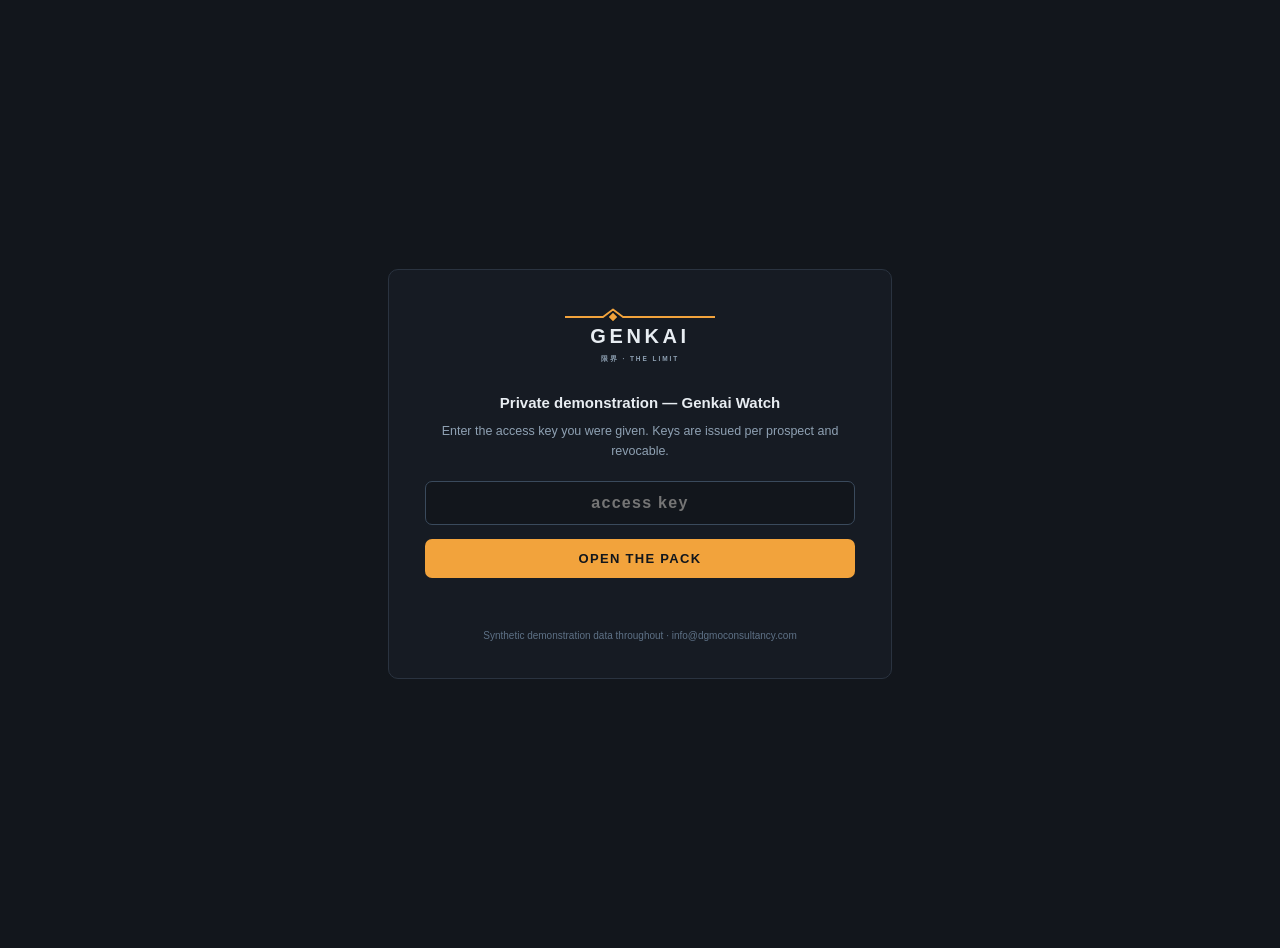
<file: watch-7529bb.html>
<!DOCTYPE html>
<html lang="en"><head><meta charset="utf-8"><meta name="viewport" content="width=device-width,initial-scale=1">
<title>Genkai — Private Demonstration</title>
<style>
html,body{height:100%;margin:0;background:#12161C;color:#E8EDF2;font:15px/1.6 Helvetica,Arial,sans-serif}
.c{min-height:100%;display:flex;align-items:center;justify-content:center;padding:24px}
.box{width:min(430px,92vw);background:#161B23;border:1px solid #2A3340;border-radius:10px;padding:34px 36px;text-align:center}
.bl{height:14px;margin-bottom:2px}
.wm{font-size:20px;font-weight:800;letter-spacing:.18em}
.sub{font-size:6.5px;letter-spacing:.3em;color:#8FA1B3;font-weight:700;margin-top:2px}
h1{font-size:15px;font-weight:700;margin:26px 0 6px}
p{font-size:12.5px;color:#8FA1B3;margin:0 0 20px}
input{width:100%;box-sizing:border-box;background:#12161C;border:1px solid #3A4A5C;border-radius:7px;color:#E8EDF2;
 font:600 16px/1 Helvetica,Arial,sans-serif;letter-spacing:.08em;text-align:center;padding:12px}
input:focus{outline:none;border-color:#F2A33C}
button{margin-top:14px;width:100%;background:#F2A33C;color:#12161C;border:none;border-radius:7px;
 font:800 13px/1 Helvetica,Arial,sans-serif;letter-spacing:.1em;padding:13px;cursor:pointer}
.err{color:#D55181;font-size:12px;margin-top:12px;min-height:16px}
.ft{margin-top:22px;font-size:10px;color:#5E7186}
@keyframes sh{25%{transform:translateX(-6px)}75%{transform:translateX(6px)}}
.shake{animation:sh .18s 2}
</style></head>
<body><div class="c"><div class="box" id="bx">
 <div class="bl"><svg width="150" height="14" viewBox="0 0 150 14"><path d="M0 10 L38 10 L48 2.5 L58 10 L150 10" fill="none" stroke="#F2A33C" stroke-width="1.8" stroke-linejoin="round"/><rect x="44.5" y="6.5" width="7" height="7" transform="rotate(45 48 10)" fill="#F2A33C" stroke="#12161C" stroke-width="1"/></svg></div>
 <div class="wm">GENKAI</div><div class="sub">限界 · THE LIMIT</div>
 <h1>Private demonstration — Genkai Watch</h1>
 <p>Enter the access key you were given. Keys are issued per prospect and revocable.</p>
 <input id="k" placeholder="access key" autocomplete="off" spellcheck="false">
 <button id="go">OPEN THE PACK</button>
 <div class="err" id="e"></div>
 <div class="ft">Synthetic demonstration data throughout · info@dgmoconsultancy.com</div>
</div></div>
<script>
const CT="GOiVWG4bihxM/TajThPe0rjStylyAztDB1DSmQpMmTVGF/1GGGLIil5zxhuw+phFVtjisiFe0TS7H4o3asefEywx219TxH4yP5UWv7d8lgcKBdaXaq5gf6xtMFO+BFAbwAueHleuu1OPSopqPDmh2m/jMtnPc96IyZPIgrgE15TFoocWk3moqfLkR3iyUKpva/G9c3MNnUkBI6ZC1YGL//0LQnVNSu5SG9wr98xdKCyZvNJtfoAAg3lWmxVVGSc890lt/13icyHJ0z9WvKDPkMAeBQWM4xc3fEitD6qoNon7ytWqaznGnTOcfCYHfJA8+jMOYStmmpIFm21NYK2VYy1c73E5SixMf+RSYZbRljgUnATLBvrM+x+Px+GLGk4Z5XLryN6CDZQuL5/S3GNpvJ+uB3Y9oDQFl+Pt99xp2yldsqE28AzTF0if+PorYDYH5H1fH4ljjSOlfzA4T9ZR423DorFp5wTBibQUcZyfBNWC1vvRFhPhdW+QYptdJmMYVZhcIqz2z0z9Y/9OW8KrrBlqpPPEaNK/tZLJIL/wlzaY2s1/7bbruPEfnbi3IpN+0NkrJtynhKLiQJnbqkxIGFiXRs4Hmbos5EHVPGXKxcubIE+GygLaN7cXM2/6GB5O3C91PFTlOIlNTQszd/canGIBZbDaH6HNSGR4sD6ssTiReXW2XkU+CBkfy6BXI8VlE2nEm5xbdBRLzphOGVTJeVLte/kUq4LTAeubZQYORZ8OTIGdFAOTU4zNry1OpppQTUn90b5RMnhL19kgKiDqjq/0ABKDW2KxFnXjc2BgOAJ3BFVo9m5R3KN0mWdXX6T5tDyg7rsDamrbZkliRjo+Ly62qKmOOnVUWzZvT5qB8pVz1yOkQjTKB0ZTsTpMp2bDU/wLfnuC52mBMLofxmJ8O0vdgH3yzgErrDuGDdF1Kfe8L/UBb4qHHp07Om6m+TMwzK3RBd6wz/T0RNK7wTSt86Ch5fOA5Q4t9LejZ25zn4uEROwpIUa+KMFplvocL0J/IDwyjvKUP1zfOB99mIUpcrYa0qr/JtaXszUhJ6V9K4/D0FiReSS6vbQjZ1r/oURLFAu9zAVCO/MSqE/Uj9y7XpkBpGypUEvrf0nJEnswWSignEtEoI86/rCJcPg4CWB+DHQXRuZ+I4zFv5thyh+CQGpfwVkp1UIgEFIc3s72DDT5oD8jEaE55WOgMm5mcLYoJrQZIO4WJy9dI5u7LeZrEiJ303W4qj+RaJoO+BuvsQffX+Z3at+ueDpXNbY0dIpNgVn9iDQSNnIYbGREg5ImM4vBqnPlEy1pJ9UGWlOc1+3hV8/pusv4PuL62+pLrkixSkpKzIa8wyDELm/olAaoHO3Sn8OicQ+nXNfYFXSGeqsn6F/FTtauSc/SnM2fVFHQ9ebn3iImimSqNzlMp4NPLbcpeCIBkL+zZFxNxnHNRwuHqDrQXF5jmFKFUJAqJa5N9rv+dBaw3hfYtCAmDo/FCXsEoVwsX/UuM2f/9KpMRfw//45L+rDfXhTtz+5+MpTxOJV/ryOZ6WNDsmwIOKUnb08ZcFi2X4vLt8ShmdlIX7dhYiqj90/W86womEetDyvN8iSkjKJ893ZGSRmy0ERTccq6/HNM7xoGRLch22WZgkzpWfA1s7OxIwn8NyTtZmMyYfwpMBSVic3Q1/DZYznB0iaMnzHX64aXEAfbgelQPjtndaeZnWxsxGhMgSFyhuMcmw+3KM4/EW1/2/[base64]/yRzcCxgdHQTQ5DY0raCIoFahDv3/OdsPvYV7AjqDDt/wuUkJOXPZPdRr9jur1v9lvMHbJr7g+JNBMlKEfXUFkaQGt+M8djrcvAbKhilxOo59h/[base64]/1wm0jSJiH1Q2/IvNmvIjFCYvt+Rzt6K5M58dQscMsrYiXyekO0RvHNKvaBwOFJuIoWa2JuTn+l5myOFIvDRaFYiGJhIoUhaNRXZCxv0OlrCs+odPUTWMjutDIAiygD/1tvRS5KBCrWUF5sZqkGsWJt5+xTICPgg3vuneuh3NJFyRUs8wBy3cQ9Xsxa2Va/HFYv/FFlcUWrr0WxUGjez0cdklI2wW65YLEHrDliIs7RbwSAkvWNzJtMoWRwAjGW/x+K5hiMWmXkBLfL/ivaFssQk5nbdzoUJliNHJ2PJQarPBniHiJT6eP4j1MjFGjK0SvGSP4llgwcGf21yfB7CxQ2hkLe6iqVTogSZDQ5FHFfcbG6KlKZaN6yYoGDQZ/JL3t5/0X3mu61S8dwGsJebrF9bEctHnP0+DGtEBd+GrAIn3+JJuGfYSWWyZr8E71CVhDU3MfbnI7iHSXbg939LamUJn7VszW+CpqTQEdyguRSDQ2Q4m/BqguicgZe9cQVF3ngqCkrTrHi7Z4lqpWrYajAiS3Cke9VdvwxTixfVCMuL4xfgqbebpl32VS4du/IU54/mDkEjPsitlCwtxORw3RDPQh9HDagcsX4RKeLfjzyDPhiJz+ImAQ+egkZsNVCTk5ARz2sX8DzBqQTaBwtcb+nt3fo637OTW09GY1IoXLXDINzB5gGOXku5HYmbn26lxhDPtOEUXMlI3TRO5GsFqhl6P7kuFp/14c8FalUxvFbPzo+xS4ykUhWeyGeb9MUNUdvYAyeLMhv5ne4KPwdmQa/ZekuDlEAAHPTk1Mk8X44v+fHc+1Qw7oPd12+dbIfWsNxp9v8pje4s9VgkMMWb7Dl6qM61ZAroq8R56KlwftE+b4ieVE2KARKoFuebBl8j1GNTv6PNE7e7pIo3HVWw3reKPNl3RMSkntNc3ynC+kj8i+jXgIAKzGVNlWF+hka/xwCidJVHW0fagNeAWlLAReW2GpTjS5l579AxQM3W5SGvxc0hKqRr78BcJI8oRvhS8UxgpZ7kp3YoDU/Meyr5IPYei2ti+sYIul0dmB//BMtRQJUmjY3nzecvx+4s3ywzE4jFJPt71r0Pl8+iA8r43hA4K53QRzEeHGuLWU5iOOvAozug3Tog1IpWaI6quP4rTYd+EoptN8WPhWUPXxuACMBpkxLbhBIEwXkC5Lz3YHOpePDGOl9lqygpbaN6nnTdxFC0jVobwNHN5F48h9KwhtDxYLbisUmu5B3K/[base64]/gFWH2gmZ2CvZAKg69Uqb6q84uuoNiTIgukzIDHlP9Y3TQiUpSal6UGeuFJpHp98tU+SZz72uMK0WIN2FqYA+d6J3jTsuJS0nN7y0IgaQCo94IinSoBtHx37Taf6XstLPkKM0vQ9wQ2w540Q38TiOxYxFB0FhdHl84GlF+g4fJ9IylrMx/I4rDsXLuLoWhJlU49rsXkFTu11s7h3Xb1fcM3zTdKqLCgx7zK111T63WP33rnHDZ/miWoAkHSY7IS3Ru0fTsuxVtBCFwVLNShPUyv4RoDx5I297yh3mMoAoAGGsPhqB+0i+U4QU0VbnOwoklch02GEoNGclF6e/L870+Dp2Vn8JjHc34Er/01cmRLJlfG6PQzXsKk8RYWexQZo8SCKimjedIO2xf2mKNOmLScAB0QVK+/f6U/8noq/ZatNtuMTjA4GkUdqr+hCrs75ZrDae1PosDgToB3ZxxRvSk4hLaPURGNmtnW/5sqTYda5/OZcDmiHJAdmDnHA34NuimalggzI+K8XEmxJMECZhUirdP2nZDTsgfheYhB1sg1a2uBmWM9zMXE0u02QHdON5jzfhWrm4fxrCdBQEJlRG1caRcraNUTJWnLG67we0ugLeHxGHiyhsGN1JzbWPXaoJ/7wPVNJ9WQ98Kql4CfEdYM8mh56mt2wV91KfLRiQiXpCNEjmWVQDsZwHehrHYoB4NOOaGPppZ0a8b2AFzLsaL/Ipr+Fx5bEQ9tBf7MGBMJ32nyuoYxcVSpcxDyAH56Yi5LcX+TniFLvresqomgop/yqcNZZZeus2gJhA9GJ31AIiMMFynTWI2xKQxdHSsVwx0sG+VevaWWyT+S2jPXBhLEvdQooeHfPYd2LggIxJygtAB9S7kHxoB2rvfj4COV0u0Ba4QzKyiKJWF4SV7GJ7wM+aFaqi2Qfk0jnHHNH5KpKwFwbnGcmvagW5FDkoTv+ajvOal/RWHcyLvBvl2nlWfAqeGcRODiPe1Yh/0pDh/LxgjShuL9orxVw8j13KEeb1MwdWTPlWEH4UbIlE7H/w9N6FhfjDcF0/ky5KyCtpaxXQpZenYbMLa+LHZbzNvL/Us7yFXSBgscvu0DmQ+foi9TfNeifsbBDJPFCA4rp2NsHCv42CSlumTfpVFcs/v044xBpIs5FM6yqlf+9xciZQCkD/jthJ+v9WqW8xY/99ogeEA63iC52oP1fyHRl8jzSE2WZGE+9R8lF13S3xAWsMeZ0wTTbcJVBdgAdO62KMx2CGnVYsNdhBoolqUmsun+xnzuJ5U7YR2nrbxfQKO/[base64]/n5qQZvu/8AVR2qd4Y6SLqyLgvHw80G43AfWbeEC+efqc0KNQZCRGG3Dy/dbOtCLRZoA9cy2nvzAsyzRQuO9ZUmDHoRNeVx6vWEar8cKx8DvjbyurHoqZmdj42vDqZBShH+jY9P02mjgxp9aemexyQluvvmpAYUNyLSZG7/mWyiSBNxeI4Opzmw4a/[base64]/IHPpj3KXtymq1Js1fu5o7vJTrJrDgKypeK9/[base64]/PTNwa1wxL1m30tqDR1sWtM4GPU9cMY5dNweWuRLxEvMbMb6Pl4LwZF3ZdXXWdpJawhzi2/YdbMe5iUwQWubMBbo8mZUOQ7luZHjgULmN0hQRNGEvh+pVJ3iNnEQxrU8uC1K5JCezxB7fjjck8luxv80vfD9MpmP+lVl/8wIs+ndcjA5KGEN8mBWbjnA7nW/bgmNP1CMk0fbIXfDIobeQ4D+wQ1HExJwD0Exp59iKoSsCU9ncco9O0qIgr5fKwvhGDt5EQQ6+ZDEZ6e9M3PtbNoK9AzxeXqETV+B0x3Jz7gPXtXPrg/eFHQ2DX7VmT5AzfdWEHVOZD9wt+0kUcyjJMcEqhs3tX3dMN0xFRPzcLgjPzoqZadWHd2jCa45eQ0a1oJLbJt3GMW/sV4Iyx5JV3x+3RQsneC7isfd3WCUiZmPswQgvJ5JmOHHf8ChoWviRsCpOWCcCwELqVb1lKp9/gOYFO3cHGNXaW2sAegdTJnJxD03xRG/ylLjA7B8NWAbbz1rnQs09Ug0AevYJDrBkKMd3LoPq0DHu9BHVb36GLYyF2hjS5CmzIaBBx5NyLBtNvgrWlON+NZsXuLm5SteXbj0YbcbABjnjRt3sq/Rb07/OF4WH48AO5Wv/SJi8RbPVzLAMnpHpUiQfDN+QMaFv09mURg2avbWf4QT2b/F0+TnaAAmJheev+aUVe5mBpzoHq06UtuloMUol1Pdwb5wmopm7LWE/2kBLLXnfPPwzA22AW4wqVTKt3eJOWQfW7LuL3lVDdZgxniuNFtg2iBtLuMHXCzHT1JIkM/zipITubGN06UpFYWmTdhryFAv8kbMNBH1cjncgI0uzyROXoLy8L4xszHyVbWjgM+/UhJXw/oy+t93WsjWCPDZkbzqhd3CtGLH4k491bJ/Wxxqn7lDTztkxKbmoTybyADAuOWhK9z77kfAdOxtwk7P+Wy1sQ4bRsgp7uOC5LPpPsGjgYlsYiAGn3PGgzbK9zHdw7W4RK8+MdLb7altLoqYcc+Ba30/Uv9CNiTL+vwQrsdnpyA62lzWzcHXrQcgRhjcU1pWm5FA0+OQcTmRkUq4+qJ0EzVXw21zul6cTnKGIUUl5KsspO3Disbv0Bl8+R/8Cg9ggDlUjjSGqMCewBOzmQzBPdevzZyQICLw+bcd6u2sseizxSb2ugORM/8Ywl/s0uRq1E0/X8wNY+l1d9XO2NNNpAgA2XxiDiOCBKand3Royp8VLWxzsLpGaMW1Wgo69mLJPD97WjP6kziUll+w4dNB4LeZfZeWPwwkD56pF9zkQkGZcLY82eywlvqvl2PtRFSn38eSXzJdja43xpmVd//qr4BPEsQqCcIwBbFdg2TqirZm8jSJiwdzu/lpGTmJBQtiFxfsZ2QR7gpS8bPvgKAJU2c/r8TrD7nvoEMmyO1sFnksfmxuDF3jhCkCUrNHaIij5fwevuXUy9rGFo4mCaKDDNtq/3l36MIwCP936GKkZHPEDoIXAhvB82i99koA2pj1oBAcwDqs2v1+x4oN21bOBBAhYraM7y2nKkoXWiOFrsMF/7Cq/auyRDp6/T3Tp+os/NYVOaXLsR+VPwPye/FDVwToFr3eOpyYp95Cb8AJFB1bHHEFuQzmP5G4dXvQ8MRDS+ZmEhbVVByEdXGPVPpt9L1HQCW9AKH0UmUlJvH5v2vRtP+WlrgpEJ2+UVCERl/dPk13SzyRnP6/s8HNkqEV+bETaEAZQjJgOBt9lPdCesxG6f+aUpinFjuYJWBgi1i0MIusxPr6FhkdZ/czxQRLoIT8VQ6C5GBbsV9S0PaXaloeF3T0awb1Wd/ioZyblK4tWvnaZLsTFC8IWjMRZpvQhw63nLfHfIjzToqwOQ/[base64]/f4gOdxaZD2JaqB2fYXUXQpFLNXgu0KL6onu0ErhgOaO3DZ9e1TBh86bbfpASbt6AZxehhvZpbY0aRGDVnMbyB3PQPM8mMAJ3P31eqARd9zojeZoJgWHw3tzG+ueE4gACIG3Pmo2OTOjt/VCr2zw/X/Fe4GI3OTf/gs6r//yhnWKawQIKzwl/UrJRjM74uMyRG23Y2AGdPBCImVd6WCazAjq5JaBFW3RiV1VKUwyVcB6qz3u5+RsPRGEOPqJlhBIHyPcu23cWCG/CcOypSO8xSDBtUrtrsm4iBkE8uniIbCopvkbX291SYsqRCk14ZBWnoO3dF5BBqfSwHYR1iNh9wT9DfmGW+ZRih0ARNWulwbm7EXdUkSw2pYtM4j+f+hDupo0BQfzqbL2FfaybvwUZTR6CTbFfjQiXNHPqYW0eBM9homEL7pDaXklLxiyO6bJDagOgdKhgwz+LHcYs/W/upRt4zFGuvT0hyJOl3mqJmPjpQgBeA96/wg9do/R2BZHNmLVe6Y/M95HJsR5FaBjyMa2fTC3LTkOgorbUeDhNleu8Hrrg/[base64]/FnPV0HS+/n9ocbgnydmmzwbnq1V2itTpOOmlyoPlsXEDlJ+2eLfQRg0E6tYLJoTs01K6SQ7Iz6+5E7yRgWoyiBk7qhsygkacuIakykQ/[base64]/c1LQfwyTF9U0QIGdO2SeogE5Rnl+j8xrHFmh66b7CgU0UEaflgkzJYWtdHP9Ilxxp7f73FCcsaScgcuxoOfIeATphZfFJuLE4Gt8RHvOSk/jaHdKEbBwNOKlTL/Qgo8LxJQ31IvcBXOPInk/tARhpflDPh5srKoJR+sGTTJQJ/6ReYEjGuamed1n8T5vYdHsd+z/Y+teU/uGif2DgwxfpWoEX318c/4c++5QNEdRRawsS/IcHFgJojxUS+mM13ks6je9aItgjSl9+XJRmTMDhncA5texgstr2X6nl10ozu3PKIzfSaezEYf4VY8dWV4rOLX5Y5JNuX/JkJCjil5mWhBrq+ZPFeZME/mg69PI8Gb0bO1aso9yuhw5zuAac+YbGobUrwo2Hud8QlIfijQKTMH293ii983Geh01y1q/yTLamlxwcIPpIFCBgrw+AmA7TFDLyrPhJ+Cg51lOhIOr/tLwT/KXRRCW4KMkFC8Oyrjw2Y7j74k9t53xkan2b8yqF9ycxn/XXG7Fj4M/[base64]/[base64]/HbhnZ27KZdNLMBysWFoHU8JhNK53+uxNiPzvfebFK+0Par3nlUFGN0w1OG9x1hlWW+FfgaVCltu0rloPQv9PrsDAbHBGOiBxHs+gDl1pobJy1lIs9bOlYJrwpO7GnyrJFdvG1EsEI30V1tP+cYQCq9GXjTvWFo3OuHYlAvxl9+YcIfjGWDHAH74DPNpaBz/bLkifMAU1aRGrBpQ4v6kfa5K9jYNkxsfy3KGIva3YUvh5ja0C53LPjDrYeo0zh4+iLaiuij99dLvyFwifcBlI+7VnC99gZMJSkyt6McKozF4s9Eo5fTSOs98choYE8BZ30gdEaTki4sqZCFjVne29vwzGdyPkeiwsU+vxArBXUL79/7tzMMoeBfb7L1dRdiMKFzgyllL3kfIhdaTNIRY9UH3SHiA84JpiE8jGJfsAqRcuDLfkKwKjz/cwf1zk7YsZrvwTu5ZnB7hWKzte+C18s2VrenEzo6Uo5oiMo5ucsLaZc+mTXuXDKy5P4Rwm8wXmfldDjl047/J3gZ7AIi+XPu5+lHUp2iwdVlNv+Rbj3L13Y2psU0T92W0y12nOW0NLzmUFZY8sZlQBJtz8gAa9xbEsX+WXHNjW53egI4Zxm55e9NJ8bpIEO4iLnUkJND0FZ1zBcEJBXr1JKzzRg8F6SB2OsQIeuWOfKg0qZvMOPviX++ZIDUGJBu/UZotTuebVpvaCg1EZLOJeiioWMo+QIuIf56wJ32lrPiccolH4CuF/tBCH8V0Jgr6AKlrcoQ75fxnIcaprzrOuk8wBjo5VBj+dsBYT8rHZuLNPHOPEDv+qKiCPSEQsCurF3d5fXH/YlGdXXpRx5bwyJyl2j1tLa79+620L3VOfnKtNRt5V68RpgN400YWUE/KmBqtdTZp5Rvomq3Y/WyRZQwqkkK976L4R4ZXyBUuCni3uSuiwjyXA+aaXPD30m7hb4Sd2zd/8/uVPBX9dWch9Gsm2vUBfYb02A91AMyT/ocgmZp9gZgr7FQA/GOmgwGao5WwJnb6/KDjOJHbzZOj1qepzez+aMCOebRXuFxt6YlCYPGUXyUJ2P1NOhzW04A1e92oKzY7MsCUCoSulUoS+MtgIe23at9QY6rdolyw8CSO1XqLdEue/ZNuXUte5EPuu3V0NaQA+AVsFvL9o/p2fwX6yWzH4r6G+8ol04gU7LRkeYYboVa4BRg7d3JaGTyMJZaoxHe5QigKM0g6c4Y8FeXRCNnbPRSQ9gVSs3fhp5QfS57+xOvMXl9+p/iRXFowfh+ziXalNxNHLLpHrj4ngPW7ZzL7rG9T2YMZ7CcPhgrBeK194W3BWa2w/mX6vxCvNfVKXfQUtxZdXF68vmEBnDGhrVkJUhl6Fbz4ZLijK6Oe6Mbf39dIUY3/y/k4h/BEgex8EfP+PyP6ZPhz9UtH/Ki3DyOd2rJri3NISHb5608xKJ2Usmds2d2U4dWyasM6VHnWyt0FED9U1QSjPfnCeBKWpBQKNO8w16/ayZy5FLQ9AdKINKmzxQ31+ng1Q+14CB1fxpDAgFpDLu4xu3pL/p3faurSYEdI2uoRUmM7bjgZNMz2zVAGKz+QvUJhbrWR3ks9cBZgQ8fcobb5oeGkKBHsP4oUAI0qtIUeQk4SKUBTqerTVkcFlKLMACTq9pf2z+4ktnEZyJ6jCgd0S0o+21gasLKaqYg2AhDKXPx/+Wc3c8k2caxYuCTDzdXdcgko1CWLVWgZktJIMZ43NaboO87l2IEeN1mAk/PMCbBTRCdnVFPKQY7YzpDrNw4ACWDVezXbX8OVXsRRRck95ng66yL8v26qdg+r0AreLs1CyUfiCi7exAZwhIOMnNT6hmepIHUfb2SeQ1FYakaunGCnVxapfPNV/0fpTGRh6emAQiyUxxzlIDbsapgbP77jfj6JkKnm7WKj+E9rMElmwxio+G1/w7ZBJ8In9mFfbSoKTpvPEq7CxJox10tI88zV7tMnzOlZL/[base64]/[base64]/fQloA7gtVAzouFOkmziNkXEjPzpFwrp0viijPFqHiS7NmRqHeIIfFp2/2CmMBaomc3lJnXO6eOP9KGKHw0LxxIG6HG4Az7ca9Uk0sL+Bw3t7TAucs0AiJcH0TQgZYlNKTBCCLjzyv+91TnvylwNCYkRrXltpPU65AOyJhVLJg0Kt3dMilQ/FerFoypNtaZB/Nc1EosyTdmA3sMOJZeGakHgrIFZdeu7BBArDt4dJ9PojEAkhJfz1QThkXUn+B6oxvRVeHqePqLp1wqdgNqNRtfQVFvm7QlLqSsejwU8RSXnnTcwNzNCA9BwhqzFUBTS4EkiPrGyiCmX34HhOGCVvGzsZJ9SmJmAu/xOnEY5YU23/rtm1CiA5ZtH0IbABJ3xmoXNj69Rv4ZRn4CIJsvOan+Sadkrg1d3KcuAb7LugBpso1PRu4ZsyclJ/XJNRI77qUPfSmlHw/KBujwHrIN51uLM/vGs0hAU5C4mDUCWDjr8ZR3r6SClzZjjESfBV16upavVaEp0fmdnb4cr0kGuy/M6mOHfHiZsMLMlnu65gfQtLzFflSpr8PmNJJZDXnaQQ8sUdkjg+79mtlJSsdGNGnm2i/kQKll/LqV71GQGkbBRiNZLnwedUjkXxTjOQRkk8mXDVjR8ZxP8gWU/aQfQyo4+Pz/1LRrVkd20uCBehO/1GU0qK30IPOiYLmz8bw/kUJWZMJWWnzvD/0vVz3WQhwyMC6BDVG88+liYpEmc2/vM6sGj5NNAfx7GB4+MgwuYQArwrR81/jScoSPEWxds6bYrLLjWy2EJF/qQKhk8X8RtAo+wm0hS84pKWeLvKqSlQhvR/swK8TY4d5d/oNAS7/8J/44sYFGGFe5cJ/BNnTacNnmAtcjg0WtT2UeQq1v5rZUbpEM38lFC6VFlmv45gl3Wt0R7Ra4O7mF53f9VW5LXMCEk9CIVJvlQIZMRZxcgOurQ1Nb83QtA6AqY4M8RIsMus6Im3O89v3JdK2QvfQ9/weREWt5QilOXzeDaTzjdOUDN+wXiqWlLKkvNjCN7JMoH4Aqe9l3HMTk127H7KiUznqow9/c3cvSHJ6qrxqPZ1UFKTu2hElzxuz4DkCAXZbeNM0TUTPVlA1idYdtSL5IX2FIjVWj1A18W/iQ2d863r2e9IVvkx4Q90lp6ZiU+532L6wQBYzGIxtC+S1tre1dsJ+4VkqWbLeju5p9do/FaW6xwVIDnFgLuTMLRJbT9X1cQeFPSH5bpkNezDlh5pF3BOn6BqVtk/gVZPFl+K1Y/SSlh/WWUSyDPpYzpocBkUzJrCWqD7VLArDTV7UvyQ36tPxHkp6QaR6p88FQ+OhuZ+am6W7lh8cuPGowmQPmzitDoRtllv2/vYoZzFe8h9w9fw+/I5yS07NRiqL9pDzWP+DsNJzC+dce60/h2hb7/c/eDuixtnVU+zEbOK4CUZvgPIh/RgdBRaVj0oKkGsJWkaY8wOcMdNcJ5uMwA4HRaIfj3NtNtwnz6B31TpAy9FRXeBSGqotQCiBZO6oIkNimeeC/aY1u6YAosI85sewihvBFh1XxSvpUWryQKEY/Tjui3/Lji9up7EigyvROpnduAgf3jgB+nqt6/xEsvicYY5oo6I7iy3Yi+H1V5WD0ToVR7I/z62sRg/QP08Lc3JfIlrgloXCO4gkLN5cG1C5v0X4fzjYRb3HdprN+8BaiyM57FywEt0UuY+Da5mDzsZw+Vqm26OPeYY0s1/x2yk+D5K+KFde3Q4vn+vhOB1grb4S8kI5bGrFONq3KF577XBHMsvOl8sCnjGUPt7kZisCcl4AjDbjQkUIfZs17zbc0k7QI60jzhQVZCCdmfDa7mggrgNhGPQdR5BYvrcoshP0+/BK5VfQfzR8tvyFTyUirUQvFFjRebOLQs+olg1mSb2d4ZQZtG/1R1UtciRF0QYPZvgLFHct0NfbnqazyXSTZH9e+61PS3ERYNwdzuqFlaUCls5qFEjK1ON9kW65giKq7zNSECuHIP+rnXRj8zw8oVUN2CgsLinUkdk4Q/9JARhUXuCaUmlkM69/i+xBcCHIHy4uG99/+rNUQQ4uJG4nQG6+aO1gvS/OSHutkthttz5zUdNM5IciYuqQE8yr++3UrEVCUK3FUbm0yoEbQrQBo00bNTHJW1ZjBg4V8YBVzU2lUwudeOfOCApTIL8mefk+RkuYN/[base64]/VQYHIesUACF2vU9ajYwwGjvbfB+BUUzQ/2Hfl5O9hZaZ3tBP/kChDu+Ekddl0FQFkdwxe0bifcUBBn0rELIpCIiF16Kxthz+usJpX2H/j1gvlQVsyepAcQ2a8GSzAlLofwvJlE0nJcwxpJ/owOx93h7DHtM0mRXZSaHTfQrhEhH6cKSfZDPZ5O+4vnlRf2K48xCJd1ZrGhJKnMxPMhprXeI9eNByjsIXsJ5BAXQ8a7f3FwoiLiQJuNUyZgxpRt6W9kOU+UTF2mk8kXtjS7tCqJGHLlC7NU9Kyp6WMEOJL7WwC/jukzF4yzZoutEPJmdtSeRAg8b8iULnWjEHDaHUY1Rtp6bcJzdfes4+UNWhjRBS2Sfb/CruLgs+dL750kM631VCm5pV8WRhitHjRa4j4maYgYKihsncrRzGeitjntfAOYXEk4EQH7U/9+QkxEJsy8BdisXFG9N98qSuhQFUOks6APQiHDH3txJtV9N+rjgq+vJUzY9dkG+CAvPjPsjIwN06M4K4sJ0wrOXY9NXHLjnWDisG1l2RFgZqdYaD26G0xeWGD/blCx//KztxmEgleQ12ohqbECoKQzrMHE/UrU+NSEfKH20Y74hLVt7d2cUd9iDwcPychu3oL9EHcP8NxlzOvYuKxqI1ZgKfquH9qtx0PVRlDO/7mLK839D78A4f+gAi9DqQcDKOYOCmtaZPv6Gg8T6Y+6p0UArcKwmsfLU4R9Y4DzwAwGpa/[base64]/Ga/aoE2wlozUeCQz2veHTQgrW2R2c4YVElr5ulR5bswMg4WvxysimAgfLo57iufsYtyLlLiBbY2QVxnPAQv4Ha+4jC7epPdb/SkPvLjsWcG3sDhQIkFDjE10za8xiK4Sod1fIYhrDovHOyGj0JwZHTXfZ7YqC/R3eaR91ayeHtZB1Ix3jEwBWXQPLe5aPWmp3geKSF3z6x6vEKWnC1MwnbjMmU7/dcc+mrOLd/gSYVD6dgohhJz7zBy3js43gErdD/Pgxl70an7rDCi5tzfSk+UhB9agy5gRCTlg/tG3NTBhoxc1sg96vxcK0tv7nuatyPH5ph9I3AzsSgvwHUA2rkwLcAFY9Ll3KOesXestrT34UkCKZ3sHBjZW32y0zQrhuraYeTuKC4P/pUsOcie/NisMgb6GDLGPspMCmE7F87rlygAJ8RFStTb3bHcDe5ApTNjefkacLtlzVkwcRM/FQaAmY06rgFngzqVvqwZSAg7p4pyryCoXVS3bpZi/Cuj+KOnj3TDVSg0f1Y0cWTwVmPvjpFiOMSGDWQSRLLaZe8H0vlqaPs8kOK7lMLIzomqSXgbkRobOAZ9Xtn1Lt1B24AI4NtjGLbOVDKr23qJntEoyHTMCyOtIjCM22+V4i1uEEjbpYq+zoq4wzgTA6Tx4YuiKJ2xBB4TzZ0oqp1NjrsfQ+hfmHDWxQTMpna/hvWJtyATXlwq1npJCj/5XFKtEzLyQuZ1rqEHSXi11RRiq8RqFlbnqdPdD3jaW/l7Qbgt0qwnvs9EavzBtvgL4i0/oIuBL+1b2GwbeN4KXddtnepBuASzZ/KJPl1OSen+A6NHRvMhbzN/KsA3rOfNf2t9Fq2NRlvjSCHNDMU1s8TKJC+Go4M03R6Gt4satBSplQNXFFqcOSL9ILyhFlLSAC7IQBHBn4JUuIVV6O4IIS1x1+k/kI4/yLN+NWE22EYC05yEXvhcNK4bDhLR82Tlxgg31n+OgHa8C9icnVV/AfzX4ehfA2nb/BMgxhtie2elneFQGI4pAM+a6IOEeCVcWdnIGrZreO2dGdmQcm2L0JUY++4FwGyWxuW3uC5068iXIecTsGLhDCVRRIrX8MIW2Em/8KA+utspg21Ud23G/3Ov1tCy17SNmsX12fORXTJxlmUpn7n05TZAeyp3k6Z+fE5FZRp+wA/6zgiW4H8D8AZH0Y3DYqnMQEgb6rdPaZAzBCo9Q4LpQuuLH85eAfR4/Eoe1BstxW1yx/dCmp0H13mdZowYdt2SDpU7Ly7RbQunn6aX0PP9x495H/[base64]/pJyRp+2Gvc3Z1EqbCzbThNEMFetRhuFU/tvhULkjMPuhpwu+DjBNAs1vzbJSeRl075/x5D8WL+b1CcVMmO7MoMva0Vwr+/hho2jh4T4LY8JM56pmN5P000rpUJ/Si5+jjxQ2Ci6B6PEG0TzPc8XAv1i9WC41lP5J2WxKhJ2J1O8siZecM6PwgTVFxIjS9rkHVjBTNtksRP+e9q30jg75867ajfjjBkJm/RaoFlRurPY+OMsO9l/s0fgdWelyG6oK6PnWWTza34hFuALx+ZbndcL422dWyuFvbRV0mqgPsddG+6kBBP3dRa9fZM1XvlPcN1SExyyQKTvlPhwwM+GJHmQRrtu+VBJ12gGAtA7rcwr8FDJLfL6RotgK/CeWLXrdKnlXxgvCudPESevfZ9LWbWoQs+nA6mKMKuop259FJVhFHZVt57kb416Dw2LIGxfFFSAQC65XZTsNaJGEgjJdv6GL/Tk+OaPWKc5VNRmWzFJUVRIRK7omB0rWNiMikyL40K0oPzKXUmxIb5Qks+0OUENmgdvVXhGYnebat3kxN3ecs8m0EKBX7nyZSO1Cr1j4VG2WM4ERlzpkjZaWZCzHXiTuCzlfEXV3vzhVX3hpD/eRIIJ01/PTeXk8/TPq1a4/J3QCqyhq4kIXT1S67ZugwllzGJ/w7a+DTXzelE+D8mgQ22VnYQroMFyZTmMUX1yUUIRyoGyG/753l6v84Qn6GeIRpbKn8Xtm3sPl5+UzDUCYNjU1DFQpC358A98/l+JTFjURSncb0Q3UAjXI+vunIYpNWdWCpCUOxnSdCBLMhS9RQVmWtt59T/EBkqW48YD2xAeF8QgRu8cofAK8y+sdwxW9SUJ8TxTKExqDi6/kyxb9aaMnvLb8atp7JnwFyKEc9OWeFuibhO3reKhTzBSt6X8aHvA7rQCGZexVAqW6MadGUMzHl0eI1ZnUFFKxX3XLI+Mm1kz+Gt5Kkksm7MA6dbV5Dcx4yQjfjuTf7kim5NVZmaYGRtW9er/Fe17nrDm/cRwRAyHf6I9gzeMQPzb5I0Nxln/7IgMycxZ4438x4cIoXuzR4URFynxKbf728TlchR/bOC2CPnCjjCYk8emo6d3NVE8jCwP4PNxEBq3rmWnBnm71/94lpiT7ilgmnaZ/iLyWGaU/HFt0n69LmOOPUqHottbuBYRKYfrcFis9+DlrDtUcTNg1D23eG2UjNArqgktIuHBDVs1CvoriZyelt3G9K6tY7d7hWZz3fhJYjHsYnxAwDZK9HdVrSlfWyIPPU5WuzIIv80zV/++yZ8WW5AGAQrT/SQKQBUCSAIIuGjzRGKrpLG0BP/17uzMSwal5NSFbfVRqCK1RhMdrb4LMjCGwTYm6yBD6WJlOtahYj5oT0gamS1tOhhILzEVi597Vcb6x1v2EOjnyuO1kLIGUjcFMLgRZr7cyTqVzwI3TbNqyuNFXj9WcpAj15FzybC0KzP57X3RMEUBLxhEDiSPjoUKkuw26mRPCkhcO/nlhTJ4Qg90+fKiMBuO2tVJFJbZzPIY3enQHItRj+vr+6abi156Vpg2pJo8JSaHvnOVv8eNqk68ueypr1LrQmhVO8ND7USlsJvFVag8QwbIuSe8NgR06vEmLlNZdq5hvUVsL7vjDw0aBuh0P/I+Vddo2HQ7sXkiZoCvrcDVOhwjhYUSxPMkmz1tfaWFsyi612Aw45936f9R936qIpmgQ4w7f9cBES+/e4YbCGF3qPD+HTKXxg6iCQbTfGjEMzI6ZR9fpV8XAl8aZqcOXBmUDwJTJNiajCshQRC3nB0JGtdE7uazfPfM7YWwSVivEviFsvtVUeTWEmXeRMw/UzzTQJmIqElSav+UxmCHJ44J37I8QMH/lLgKX7ZWQsEgI1rNBriNACV5jjFeb6jBDBXUfGeUtpmJanHrbGVFv7Whj1g97lKn4kXSJvnI1TkNy937lTivuj24B2JOZFmcpnqDtlAgLqBkbEWjqAtWEqiyg4sLjicUPWTZKVDNZOgq+pUkJm9hqJLu9eL4FHMm//uCfnHIVkwgnQ3GxAYF/dS9lEj509Mf7qJJDNFqkprt9G5TyeHj1KuwZ9wreXaiNNOrMq8GxbN1VIIIE5P34FXvdUcdkKataqutU2BdYE+XKqtBY9tzWwMl4bXGmb3NbInRICb/j/R2T7c5bD89H5cMVjlItr+uo4Yuc5uER/zXVY8o+uqj90c77cH3QkXPAFw/yqEOyhyvxDtU5yrQEq/XB5NC2/c7pkNyGVNyEQsQGrDjpqvVnhFTWmVESbcj1mDLeZQbEjUijDDyv/4DvCmIRoS6bbvmyec7DMK9ME5JrPrKrkBHuaLXpYrs7h2z3FFWYxT/Ieb+c67bTjKj8BDG8GtfTNJUBI0gBT4iDqPFYZ2//QbwXhyDFjjm6r2hVMUhC9bHM2BYKjoqWg29nXi/ImvhQZRPwZDqEuaHrakvX43xJI3GAPbqCkGf9K0fBHn5hCh3fx6UuhnlMrGeL4cOCpfAYY4SefXAhJm5143D/lQ8oIV62Q8qIip8dod7aPtCy6b/d/yigRejhG/qkrI45jwecC7zIIq5ki2IdOgFNy/P1cFyUb56uC/4FbcnpjexZuO1HTzUt5CY8eQS+5QDc78IsrHX+h792oTbMmDuJaiEBK7YKzsOBKOVBm+YLbLt1r7oKepSdfHKEH5MfcTXgzmIQTkew/IjRYfeMQpr7cLRJ1GBdLzN6E4UpS8qG6RInPn+JJabHOK4GTzY4ZKd3taEwpoeLhvTOMvvY23ts9slJyFPV/+1Yogc9zXXT52Opi6Tp/UZHAt6VHK2yM+9Z1pMsOgCgUzALgzOvqLKAaE4bBnv6Gi0j8jYBCVjcxzmgWjJ3UZ9AvOcaokkTqL5tqXUhFqbSx/8gRtRjpaoGZkHaqXr71Lt5TUaEkwSE3hrc3KBlg4lX+0dLrB6OVSPM7WMFDxKF21Hha4GQ/7FtJxFTgdK4nIAsn40XgOtRRrQcFso4mQeIpStmG7LyoTZd6ukuf39fFxvfQ+HzXIsC7uEuaZ9Lc0aGRSYoWlyHKqlUjyJtFgvlYhnisDP/lb3VnKyb/zQUuSuMRTuIKW4iLxsOnitxQwOflUbz/IIBsTGTzkQDfP8DCzS0TBHuDLStYWsB1BjGpfK51wqQ2k9XVSdGbWq6hlTfyrB6Qjvxgrfmx5dOpkqR6FKFQgo33Z6ZNJLCcaPSGhCPOOSUJiutGNKm0q+AX7e3iHJZMn+7WzRRVUucOJJzRoxfb8Z/tSqx6iVUNW1Z2eEn7uSfDB8O0A8Rp4Me/xS0Y36Vx4UvjtxyQaQ6u8sCnh86y0FaHzcTVGHC81xEOqIGNqwH92IFgPplK0WUrptlJ0/seejUrN81rkL+hW6YN2ZnNed+mP6EgujJpVVayjEvm59V1kN5plLEmY9qf3Uql4ceI6WD1/jCKBAvxH/kqsjlsQTOOjSlpNj4ccfLnVPyiwAj5dtaBtA2T61Kpy2st2OTqh2dwQ94KZNDNJksR/[base64]/QeF/dy7MYSlzqPibn7Zo1afJMtxGZtMftycW5l1FljIboDt2kFg/832axb/YLyOpGkUepQ3P3AwkIQMGCqYV3bPSEhwKBod0dwr/rmh/fPq7L9NTRYv/Mrgr+PyrD8EzSAOWPXWtY2TpXYFjPEYgmMogg7cAdksnehn4y7yh18ANr0zeIH9u+ptGbQ1PGlwsUiEKwl/pDSRqOwZzMqfbGbP+i503MKnq70mJzyYMrbbarzyEhdxClStfcE7eRSihkO4EyVvyEL4hgpoR0O04ohXIGzHg2c2pOWnh8Kc0Z418AWo1P2HQi8bEiAI6kzJHsDJ8nnvqX7Q2zZhzw3rK9Nu8GZI/HdOI+MihwBI/X9+U8L0/CAqlKSp5uwJKQLjHtuirymI5sd7bWlqyuSqCi6CBC3Pk+klx8sgMjPDVR6QXd9qzm5oWKOdjSGsV38dJApShdeSEw22w59B0pJqguty1W1gGisAw0O/e+aj/3osYARdCmPQGGK5dHmq7O6JDS/8xJvw0izH2oBVGqOQhRHi/93kVNWZb3D5TsA2VeSyOK9gDCMYb7KemxiZwdz6eaRRhUfRzExqw8ASTFbBmh3NWNriFuwdPv6MC759aFEp1Neo7RYLzghVqedIR97Qv2lkXQ0Y6CG2mZ8HsuTXCwInYYXmh7BOMbBiBkjbVcR84v7+oU5zDf/OTVG4oyxQX9Q0UgDcckJinxxyfBxRGCB4Irjwas6bMITaJ6kRqulXrQNBvSfs39+F7qpAGq2NNUzOAmDPTtMhU2qRxaR1SgM3aT1SpUrwVONcf80uJjg3AIUYwswxL/e7pXFPNDfNi2w2zab2GgXB8vbx/[base64]/SZvzvBjbRMdm3o77STN52aPf8RAgH/MMCQvJs78FxU36RBusiTzBIl3PdqJiAHg88+ettUdJbjqG+XhjfkUcVQC5AHew+6S2WFkumuDKtW+R6lczJXrkBKsnXfmAZolk1I/MwGRrCPBjWzcwNGnwI2fdAUOHhMaAGRqd4vCPExRZUYQVWUGyEymWOLlZMH6W1P1ZhdO8yiPF1NEwVj/THG40ArxZiDDdnysseBO+D8OjcdOW46kM+lEHJM1X1D/2psTsQFb5iak5bCrrnS1nO75xTfmr9O9hy/nflyXwODcp4t54kjKLF7nrEmsfBUOYzsUPa4Iw1BI/96LB1nZgshXmspSCYqFpUXSHrI33EQfVSs477wIG4b/[base64]/7wSZAFyHhTmnkwirkF54yAETSz1yggTRkSCwvS+ZJwCvDUE1QdmuS2mYbHqS/p7bC7XlVGn1xUCMtqFHo6CSLkeuAu/a4FMpwsASUMmJNmiP/7Iu2I9S7rJ2nap7GnJrx9ohciOwrxgvcSM4UJRkl/JZOqZdv/u6uLlw4PNG2HoaMlUgs3w4r4fvYUycX/zb76dO/[base64]/t25aM4TAgSKyl2YxBK7BCqdWZfMLVFZAwo6zg24RZmJUtjp55+mh9M2TWzC6pnIk4VBpt/I7KF41IMgZRM9CCRhnxNAWHk4hXiC8mhzuxuqkFKXEu5CTSUSnLhMM+HZB18beWkHf8D4xbMUxArIMEGrObVArHqhTDkghIttw+BMnNbFOi1wY48Noa3/ubFIlsYtxRkjcQUWppf2PMjht2ON3GRe8x82FTty3l826yANUB43Z7t6yPUP2udauv3aNFiSYUeu+xKaKxq/QPVOiWGpPKkdfeDZBiHLur0nKUl+l/SZ7Rna7YxwvpyrE3KQbdoiQspj+IeMQtaEhtbs5fSg1VCD4UIeJzs8Cci54isIV7scIIRt3MqAybKJ68QhiYdQlXmaUSG7gXP5e/JSs4WC1XG4xPIjh0UuPEzn4wdgPVCLthoGlcP0qFUCkJTXJLLx6F8VjWszWOBmj+rT6YEujp4+b2WGsO0WhrZ+fd5JSprfX5WSjAMNaaXPu41T1ec3hOW79Ppb7CvDf5CwrmrzCAXsN1we+fAy2Hp/TnO6RhHUg/G0FoA97X9oEGYU9Xpofj35rRIyPUmWpm4KCFH/boZ5mzMMqOcuFHjudzT1bTCdcPgDJenvV5XjJa8BdkJuDyP1QwH4BmAmzaISYVNwBIclrplLyBTaeCvzCKS/kUF8rlcx4B1G4i2ur5azqS0HwwzTtoW9PeCkyVEDj04FY+yIy7CZ4W/wqixrraCYzzeTnIZd1q5KZ+HYAlBUIJcoxpJPh2P/MGlQwg0WLTwiuhZJwNdrMwvd9m+IYT6Y/q8fhMDFFfs5nx4WhzbZj8bitBHQKlcP0G4pTASQdDgeyNAHqZVWy5oj7R+Ki3gbpQh/cPPOnZfQ42qMtV+1dtZp9ApZgqg7M34N5Kz/P1r/P4o9+Nu2+Lp18rBRBHiS1Wi0yQZbTnhs7VWfKxNRnkV5F0JaFEz5e+WKXmo6pB/CyQ83D0cxALiYS6rYWP3XiEZM6H5W7qxGXWUzoOTI40xVLVQiDt4maTIcVNdNZqFURKI/AsdsNa5upuu6Psx/BDnQsZi50OZ5CxZmSXASRwiFoaNzutRKOEiTug5/h2Kxyiu0EWRbAeT9tvBY+0H4aezcyiIY6uHc/DJUSzyz5IuS4AdUVjgxIImy/fzINe12BUm6eH/vir1+YF2KZskO921gU0P68vuoEBAG3u1xb9wBNjVYRUtKtySJmY1LxuhcxtnECvcOgBaZeC8lMwwZxwwBTqXTxcb+0/tYjOsXNtqhzYV0xV9HOxJO49Q6DgMJSIkjYU6U79xZCUDapEig7APAiMhRIyvjasgm9aXSLS2FoqSN5P8/8Xjs6YxnySUDCJVJTU9eLqtLLoNZ6PSxni52se/iw++IfhzN9F0E2IP2CNYAqi63xP34Gb+1QSE5rRAR8q0nqom548widjXBKAShF+Zqp4kLPa2r0aQmfcCawkQLGDs8hb+0Rf2QWVvdaP/yElw/P9K29GpO8Ns2NVFBM9CizMDOl7gKy9bDY9H0rJRWf4Wo16JU6fwMpsmPTMUWRZLI79BkrD3th7SN4vWgTATgNdji15/pXBv0HNEkww/[base64]/raatOR+vk6mPfQzcnhH5LOnOIaMCWNy7bOewIg62sBCevMA6mG7L1eFUPxS86bGEbfyHZEoVDT8+giJdVcAyZXwxEUiLQ08NFga71UTkeN7uvOnH8R+k8LZqz6YT/[base64]/o5UuSE36w3y8cS4XwfNEjqkupzorDQXqgtblg6Ua4O5EI25P6vSZQgQwXhg7AeifXPWGkg1eiSWUBd44TP/H/P8UWX36zKgT44T23PED/M0yre9mk/q56namiE9jzqypzdv9tJ8IDrK/7AP++gYM/XNGNj4+SseMoJzY+V2UQsyIL8WWjwQMlQNHzcjJsBUJtSIl+8yZu+3eDAbdJZxkSuUK02qKnzG/7c6lg34PfdD6TOtOhB98G1eO6SSnsvGyT3VZsIvwrndvi4Gc8OSqo3EIjYUaZn8ptjPok6r0kwJF5bobn/ZMrvfTvIbTdzdw6AjFxOpGEM56sjfyi1QVBPtlaGPDfrCuRnADulghiJKaW77vyV9o3Zvc2qFI5zt/TaxQr9pbypHQuiK1kge/VFju/Q2mLA+vxON1PKW7HevxYnGhea44oV1RUqzeutyzw9SkgRil0AbowbJ9UN2A5cnStOgQj65a0oWKUPq7OQf+LHUJ9iIU1YZYaK9DBh8IbAISeCezosGciIK7So1ZSuNd6zjHAdC9KCx4O/ELj/I+lvVpuu+0oogazye/bpj8Yai8tTYSOk6nNK5FwKz3ThxG+vkdgwk6ZffN/AUstjJE5THccMqVoDg17P71R3SHS1KP9864iqm2+WXQYhuvi1f3m893PECo+gugI0z3abeLvke8dQFgG/qImPJ4iQG6s7yuHupjYj/0r4GYkxKrm+nYeg0BIoYssm7BV/Ujpjr3cI/k8eyeKuUck30tzemI29MZ6eYuFKevWRmfoiJcKnE+QZqdcL9TAYDSgsFDRVWRPirtaH+SxZYKHG/DMfb/gljzpqCsNmTalpR81RWJzlH2noN2RjWtZBKyBQ+VyM6Tps0Ltrrev/2LMAKRDcvPFpQ+0OkZ9yd99FcNctzAvHnFt8YZ7fIAmweDG2Rf4KNAFR5bkEGJ4O5+HO4tj0e6T3O8rkEBlS1n9UnoFER4bpSVoHR6qhY4C18V8ahrFmf63toXYqUXDw6+jGKk5fnqrgySZdDOdZdEcFvOjhCUzQih6l58NOEWQRZQG8CIDZBydl5AzI42WX/hQpSUOh11uEEohaI8xTV5Z0+oK/WWJ7VxM5J6CZWwAupc4sLP7T1mBLbTUMd/ds8rUl6WMr9bjF1RUppRt95P7SLtKyh9GCiRbHBIeXE70WhK/PGOPhPmr1g/qC5Hwylz9hOOhuD4X4QS2CWtNTuTnY3vzT3s34INSbJAyZmODHky3A9y//F3NQXq7nTuHLrgjRtzbpr/qNVlAMXq47NyibrmdsYU4+H2WJtWfExCO5lnHxrwrMsvoRwH0oh/uaPWSCxeGz6D50dGKDRsJAi5ai/[base64]/v6sI4nRR/0Eslj8W7cwNo9mToP0l3qsi2NkADoNJbzqS0EqvMv6B9V41mZ44NpXa2YrwvZY9FEh4YYYctjyDUsmA+Es86On+qOUnfbfWJnHZVvL+tPn4rF+L5rua1475RKbGUYcig3q4E6nRd9DsEYarnUCGAf/WamlI5z7sEnwTt6xmkYLySNhphEGoWTz2wrPX5fpWwq0U4sV4z5oYNUoIhu2j9tqkRK0+5l/b/AmNQ9cvCboT72niPChxSz+TXUH3lsYZI+3zwGJexBk0Y7yLmTQbleobeKMd+0imH+GbBAalG6NE1mnHE2hn/m96hx6FeRuBlOPLPjSDrkmubWPrvrOsbhpu6mEQKVdGZLPemswIMycy/iNDAJx0+sK4hiewIvc5122hyPebE6cxCyU7pDz6et2qLZPiRRsSvM2CnjLnUAoQXB4U5o95AXEoqmBJbXBQTH8bog1Ifk8ywpsnHH4JLG46ckKyJdHV0sx1SdD5sSa54cZKoi4FDTWezKhVDG1UZ2P7DT7w0mrGGYXVz5Yp4PvZY1ovY/ACGj1LPliw8LSEsYxegHBKtUdsIehX4ZPdsLI4r1kjE33uxBLVb+bh/gizRyOs8pcxyWTRGLBBvz7IriNKIxtRTcG9YpAI9GlWvjVHJ0Ls6+jfMgS9XrQkgi3JbKhawTZxaMmISzcJiFJWqBMAyQYaj0q4zf6vUrETcrE0Ed8cCx6WNqmUbasOcU1FAg75J3SL+wEbky1XhOlEqak9qZyvxt2oaw0RiBskVTbywy+/RHhukNmOhVkIUSHCjKC9J9L66dVLiGpGNeqT0TLi2DU6ktji6k82ZkeoGZIeABJlPeLsSdnlosePGgyaevlnwy7wUYrvqOlubmCyotOi0eadCrrKypxm2BSoJdmBsZTxWhR0eph9893gvZGuH442F9QtYa/C33qlR4BlxDu0qUqq3a1Ta0c6ddsC4OevfjNZ1LBYEKJNwVQhQBwn9IugjNFGpVj/UJkH+huhrGQvBhgi49P2tR3+qc3H5iJaM89ry2Rpm4TlSjZheKKADbQ4MBMtIu7P0raj46um1lpLxMH81xNM/S9fNErZcPGh9rDuS6mAQ6UgXeBSyziD3ISHZ1lDMMFtIHUzd6MX3VtlRBQT1RPcRND8f5/lfUV+SfV4qdB6ne/s7Tjg2+HZMt+vRVruSftlDJca0yNULODDbBVhM8NH2/Yg2HRLvxufFkLacuiSS0Cqww7VYOa2evC4T1aufwqiKy5GIvozMKJ+uiuQNsB4UJkZK3raAZge1EaGawgiyE5yi0eVRc2ynF8oT53Cc6SGSDoydYVatQVw5H1Mke3WLUCkYnflc27tML75elVXRR/[base64]/93bXZ28lzlmSt3Ig0j+t0MI3AKpjuUKKSt2sFm4yLmBre2caiR/TRmwod2UIdJPCOXqYr9uI8k6C1inYSbJyxoS8O5ZTNxXWW+eu6LCv64AVnIbo1uVtEmNXHu9DYBejI6+vBQ6zmHncW2dRPNbLTVLWQQHM1YG51X4AzznMfxKiSAd1kNY5CAwsUg1fhR45tT7JzqikrRVz9RLiq+ZnBnx03bZPux32ce9Nym4sxZbg6yjxq8/qOkuGhJFz+JpryFeI/xBZB/p19sA+Fvqcb6vo8IwvNs7SnM7+SDtzuwl8/ndvy0J/U9vJ8wKvhTAw29kvyI/uR8zIFJ2ymnabRCJJkNbVNkagq6skqyAvDAlrrnO5LeDwnQwEW1Cc8qbgZQlgI98v6iLuiuO24cqf0i4IWK4AekP9IykBoqdjYNpq5ujUROrN6R2f6QodloRETcGBESFR1zVDaB6E9gfKte50RCIY/JYzptpV52mz6CH5Q67zb6enFdpa6FjTwHzh56tP7lx1FUB2ZcCK86UhYCyRQgfFaV6jqLLzsG13Mhc8lkc07QhEh7+3dLlium0xheu/SdU/6V4s/752ueKkgsOBFIAoj8K6uJTrOcVKIbaqmUmLO/pDkg+k3NAheiS61U74wCytexlSHY1BIFFkg+swxfB/sUXQocaT9ePrtvyWoTD7lXzs9EuXNnVt3SFPDVVmdrrWVVu40MeQ986pZvCfMKjbDWY5g427IiuVZ/1w3XYei2wZhbHclAXMfxPu+1T/lZijICYiT0rPFrSypG8zqFJiWgAyhA/Ocx5aXd0n0drYbRorpeES/6uSwDmboK2eUk0diVpk/k0W9jilDzClbTBIIkh2vrb5Qp6GAhUEjiUpHgIwCHLVlvSBdxkJlcAAwoL1iyHKrpK6HRqZbVT8XuPkci338cIibtD//WPyCw1P9HP/zutRbxQhRthXmFWZnjx2lPrgJsl1W/gYvdsSW2Y2esaWGQ8x6A49tGWPnQ963bf8Z/zSaIFOstFZ4hqrET6x6703FNMjFggPTzdiAAZ8sNOPE/QotYXdpmN9CmylFesCIHOB7+zN/7VmxuuuzRwQseCKDU00ag6LMdih9JegqtVK0d0O0ikDPt8tT4MNzR04wqyC4ORXZfD15otlUzxiNEdn0vs6/lPg6+/eFBLvWEa3j7QIHf5fosArifVk+5SWR3PTvRIroqFD7C98s2C+wzkmtMnP74nLHhE+GUJEpkEgdUq+pdTGE2CsohTPETuPAGSO7CX6Eg/M5vyj+rsS2m5Et/[base64]/o1SP1i5XMyUmnpfh6Frx8SHCYdfNq/mOAtdO89gD5pjmyHSHk7vg+Ddz0ROH8N4C1dt4TrrTYPliUzDW5OptVlysdK6kDwP5/zs6+6ZuYyKelCQ+ZC2jHKcEgNmaCqlSP3LRB2NQbnJTXPdo7VeWNeg7+1BnBm/vX3/CcSZKnRx+/U0RlHrv7MgKzXyP9StDEvmA1mdp941GIRmkxjki9mOiv9lFKlof1kuuLICOIieTf6MiNd2vrf7rtV31PRgAeJlN09LyvEX1fUZjci2y5DFbHl7+88buU2dRm/jWO/DI2wkv7CQKfpzjRGwMiNB9xejB79qq1bHypiavNEKECqwYKd00jdyGmzIUUvWN5dW3qj/taJ4/mee0J9oPjwE/0eAzXbAMYnguaa9HsJPKPCHw44uDe+OMQdvrYKBpZJqnc16TZjCUzPtkO9HpHPGRUCvWrD+DF5gniGmKEzzClEBC0HCy3IdjoeJRIrfhfiTNN4MHKyV5Pd7C0PP4/7jqTpRT7Qi2ZoYXqpALa0h3lQohIYlJssvz1P4IMi3mWOfWyNYi8S2LlNLdJAVC5H8F2A3r5aySTl4Yz3BQzntk36adp0SGbGO6l556B6cR26/xjU+JEjmGqE2nRgAtJzP4gxLpXNEftST/mN322pm2syTXa5h3SoAoNAg3pFxMQmesmMdGaopXvNGBsdUTAoAlHRZPsXfYstPXqwxkGG1sTOOaWlQqEJMjlluII3HNJbjP3Xj6pCRV1eALk8rGBGbKj7YOQXnPnYFt/hHFcTOGDzN1U6919Q0Ez7qDvMT8dZZDcgq3myRT3Byrtt5Zttv33Xgraw1FAk626w4L5IDeTKmORbROhWIGcmqKjGzUz4NF5L/9QocU9NOMQuJhScSy/SUzsBKLiiQCLglps4SocI1T9o1qK542OsHRltiADI9CmxdzGW5t3n14kq3vDvXWwFODDjUEykoQJst5y86IS+su2Knkr1lAyBNvt6sLEHG+tnKZe+puTpz/2lftgOUSkmMrzkIxJPiBVbgMroIOtE5EvFAGSTmSW03XcE+Ugm7smrA/8HxY642jOZtDmSgIELYUGHYogQur9iSAJspjaLcMUT0TgblTo91i9E9IC9LVl+fo1mVZlXrJaNlxBNM3Ci8VLmZxHcfyDI65xh/UqzSWVZFtVfDDS1m6umW+ppC+ohbaVgqLw3mPKMq4f84XQscabYMR+XRLToMTd+kExs9QSHVnzDROC2L9kgKK5+wKwLbvloG8ccsEAQcrPoo4IS9A/QQyux+IPxDjhPcc+YaaHhl4q9GUdsTvdUqeEBkrBr/[base64]/BRjpcUjvWF7k1FlSu/iGq2CLDTvWidH6DxuERzt+wn4yTIZv3QsOY4Wzjf/X/wWUtHz+EnAhY3pfg4aSRGwA5Ta4Dwr+9fs2yDxteUq+ucJB1bOkWO8bO9bSVzLluG6nU5hkGklImT9M74JSf74y44bEtgHCWuowitXOyMGm/I/iSeYKpjkH18p3WetZz7yuLC1GpNLDrAAFCgcDBvn1zZRAxzjzGeqPbP3T8cbIRjCiwF0eVaIeYjwT0cCWKw7GbvpbT+jHEFhWi1NtjHVeQa91alERXZ1NRMuNFAHvnrESOEpVCwqyYsAU0sU6WkO310mazd41yIs/o/oPEeFU4NQ8fHE9L2FUD55oFw9MdXVT8xQtIRyqhDdOBkEdXymBLCZGngf0iIddzG1A67wKDL3t5GtMZILpAIv3G4S2PQHngpEDleuJeHwLFDkPcyHgUW8H23blP/6pCoR98J98cwDQ6uW4NgiHBzVFaVoX4s+HRrdNKFVVc/[base64]/Tpo3gvta0M9OwG+KofkpYK0k+arnz5pDGezvzRf4nU08PyLaNaqgGVuDw+NksHde+kt99OKRPdj3z1/Fa0Nx0WpI+GrHHnN/8B2TKR03hC8+xQCgnPtmqe8OqKMYI/mLc9JCzNOSNEonzaLAuAdpVSOyWELvUFu2UPt2RrsbaMsOgghXs2JaLqY5xpSORUGYdR6GJ21HslR3Nsru/[base64]/smHxdfeKByREffVg01KoBPTeqtN7Oi/7PwmAQvxiYO1zVWr6IBrCocm2XIKaMozMEvPzOh3BMKDL5wgqZ7vV3RFK+0PyEp5mqUk8DPqtvDjfJroXTyDgh4LX2oEtdQo9hfMXIwLFdptQ9eRi7lw8+aEeXahVB2GF0RsrSrt4EQQcA2m0omDTn/ypm6JtoQT2qQvyAqOgU9YqqgF+nN3Eil6mT5h71ymvkAo2dhbIs2ncnn0RRvSGaudP2n19RfqzJ31hTXPUjTKcdwdudwmRZoTITz5YzL3BSvfECt2PoKgD0XWNjr/YT70BkHmtLHQZs85z84Ew6ttOBhafRu5OlioPupX2s7kQZAPNc2eVu9oodIAim9zHX8CVWuedR98HzM+w3po3GSr/TDyJW0+rvSNcmqKey/27vd5L+8EhAjScGn9miHXfzi5Gjd88nGhIceT6coEKbY+X69g3RYvAcxgAyG8t6mMJavDt0s2OHqgvJyjCRvhKD9uFcCVh7prxiITFx4JGr3irQKSgQroRUoWm4h2X7TCcm231NgNVfRU+k/4/1EESlLCL5T2fSnniiwVJplHfzlFLJY5X9aW7sUE4Hm5XzFhZAB53FDByWLgg3Mk9rsVIT3qKXFq6hNL+SoSp6uR54H9+HjN+MQHrj3bpJbi4LL63U+VlZDsKRKBekaqWiwbawtWHvfPxy7I8vV9GIJpGXy4PAX4UGsHr9z+ynYA==",SALT="Sh75Lnm9zy1ZR1emQeQyyw==",IV="8L7qqrMKyFy66Yui";
const b2u=s=>Uint8Array.from(atob(s),c=>c.charCodeAt(0));
async function open_(){
 const pass=document.getElementById("k").value.trim();
 const e=document.getElementById("e"); e.textContent="";
 if(!pass)return;
 try{
  const km=await crypto.subtle.importKey("raw",new TextEncoder().encode(pass),"PBKDF2",false,["deriveKey"]);
  const k=await crypto.subtle.deriveKey({name:"PBKDF2",salt:b2u(SALT),iterations:250000,hash:"SHA-256"},km,{name:"AES-GCM",length:256},false,["decrypt"]);
  const pt=await crypto.subtle.decrypt({name:"AES-GCM",iv:b2u(IV)},k,b2u(CT));
  const html=new TextDecoder().decode(pt);
  document.open();document.write(html);document.close();
 }catch(err){
  const bx=document.getElementById("bx");bx.classList.remove("shake");void bx.offsetWidth;bx.classList.add("shake");
  e.textContent="That key doesn't open this pack. Check it and try again — or call us.";
 }
}
document.getElementById("go").addEventListener("click",open_);
document.getElementById("k").addEventListener("keydown",ev=>{if(ev.key==="Enter")open_()});
</script></body></html>
</file>
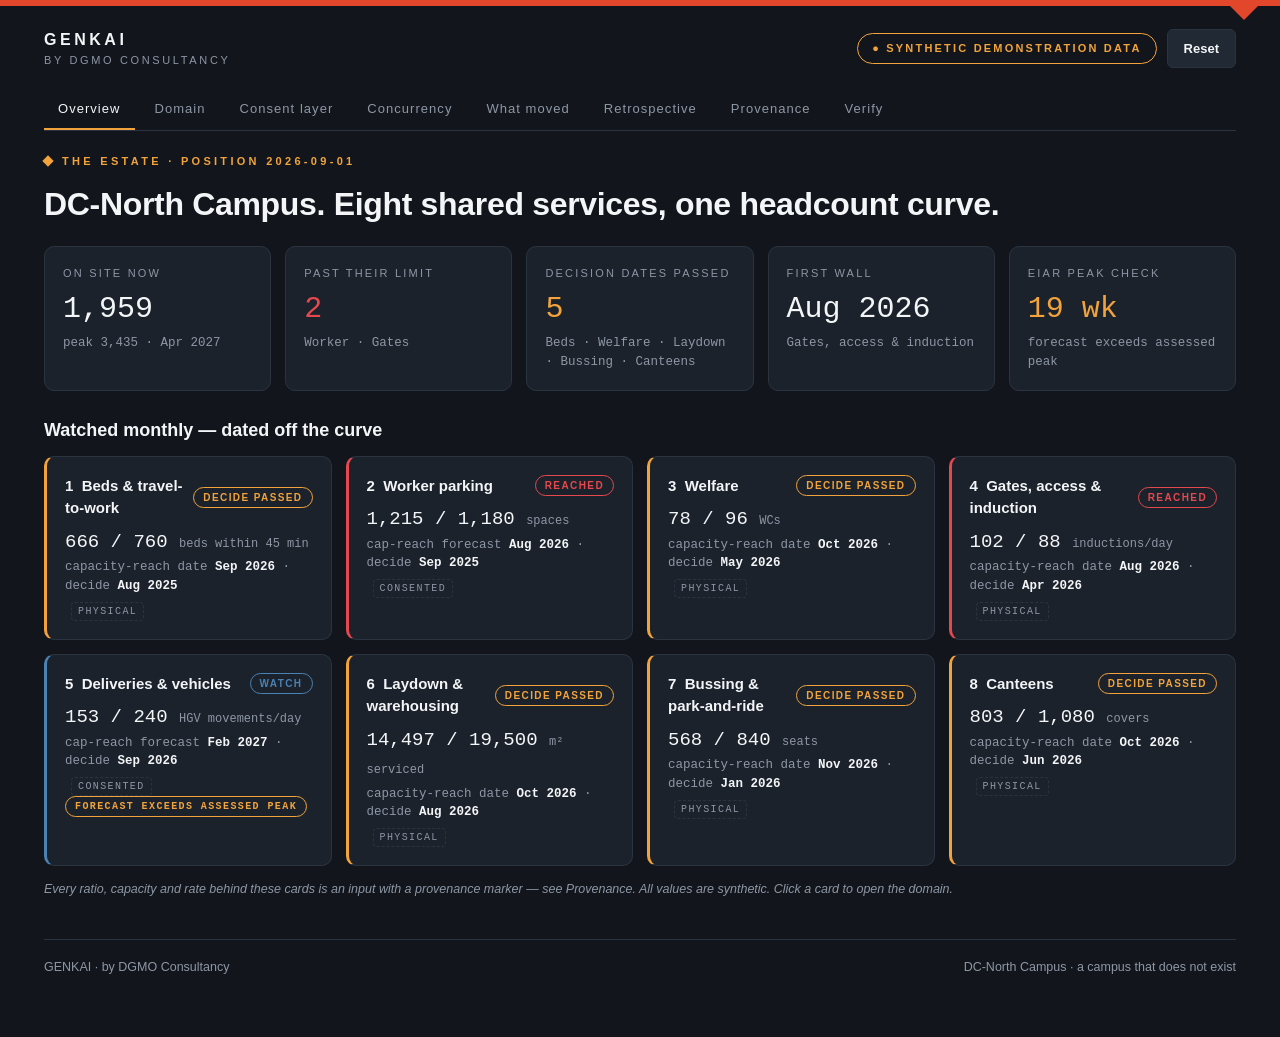
<file: genkai/scenario.html>
<!doctype html>
<html lang="en">
<head>
<meta charset="utf-8">
<meta name="viewport" content="width=device-width,initial-scale=1">
<title>Genkai — scenario demonstration (synthetic data)</title>
<meta name="robots" content="noindex,nofollow">
<link rel="icon" href="/assets/favicon.svg" type="image/svg+xml">
<style>
:root{
  --bg:#12161C; --card:#1B222B; --card2:#202934; --border:#2A3441; --ink:#F3F5F7; --muted:#8D97A5;
  --amber:#F2A33C; --red:#E5484D; --green:#3DBF7F; --blue:#4A82B4; --b1:#24435F; --b2:#33608A;
  --shu:#E2472B; /* the limit — never a button, link, heading, badge or series */
  --sans:-apple-system,"Segoe UI",Arial,"Helvetica Neue",Helvetica,sans-serif;
  --mono:ui-monospace,"Cascadia Mono","Consolas","SF Mono",Menlo,monospace;
}
*{box-sizing:border-box;margin:0;padding:0}
body{background:var(--bg);color:var(--ink);font-family:var(--sans);line-height:1.5;-webkit-font-smoothing:antialiased}
a{color:inherit}
.ceiling{height:6px;background:var(--shu);position:relative}
.ceiling::after{content:"";position:absolute;right:24px;top:-9px;width:24px;height:24px;background:var(--shu);transform:rotate(45deg)}
.wrap{max-width:1240px;margin:0 auto;padding:0 24px 60px}
header{display:flex;align-items:center;justify-content:space-between;gap:16px;padding:22px 0 12px;flex-wrap:wrap}
.brand{display:flex;align-items:center;gap:12px}
.brand .word{font-weight:800;letter-spacing:.22em;font-size:16px}
.brand .by{color:var(--muted);font-size:11px;letter-spacing:.24em;text-transform:uppercase}
.syn{border:1px solid var(--amber);color:var(--amber);border-radius:999px;padding:6px 14px;font-size:11px;letter-spacing:.2em;text-transform:uppercase;font-weight:700}
nav.tabs{display:flex;gap:6px;flex-wrap:wrap;border-bottom:1px solid var(--border);margin:8px 0 22px}
nav.tabs button{background:none;border:0;color:var(--muted);font:inherit;font-size:13px;letter-spacing:.08em;padding:10px 14px;cursor:pointer;border-bottom:2px solid transparent}
nav.tabs button[aria-selected="true"]{color:var(--ink);border-bottom-color:var(--amber)}
nav.tabs button:hover{color:var(--ink)}
.overline{display:flex;align-items:center;gap:10px;color:var(--amber);font-size:11px;font-weight:700;letter-spacing:.3em;text-transform:uppercase;margin-bottom:10px}
.overline::before{content:"";width:8px;height:8px;background:var(--amber);transform:rotate(45deg)}
h1{font-size:clamp(22px,3vw,32px);letter-spacing:-.01em;margin-bottom:18px}
h2{font-size:18px;margin:26px 0 12px}
h3{font-size:15px;margin-bottom:8px}
.grid{display:grid;gap:14px}
.g2{grid-template-columns:repeat(2,1fr)}.g3{grid-template-columns:repeat(3,1fr)}.g4{grid-template-columns:repeat(4,1fr)}.g5{grid-template-columns:repeat(5,1fr)}
@media(max-width:1000px){.g4,.g5{grid-template-columns:repeat(2,1fr)}.g3{grid-template-columns:1fr 1fr}}
@media(max-width:640px){.g2,.g3,.g4,.g5{grid-template-columns:1fr}}
.card{background:var(--card);border:1px solid var(--border);border-radius:10px;padding:18px}
.card.flat{background:var(--card2)}
.kpi .k{color:var(--muted);font-size:11px;letter-spacing:.2em;text-transform:uppercase}
.kpi .v{font-family:var(--mono);font-size:30px;margin:6px 0 2px}
.kpi .s{color:var(--muted);font-size:12.5px;font-family:var(--mono)}
.kpi .v.amber{color:var(--amber)}.kpi .v.red{color:var(--red)}
.dom{border-left:3px solid var(--border);cursor:pointer}
.dom:hover{border-color:var(--muted)}
.dom.clear{border-left-color:var(--green)}.dom.watch{border-left-color:var(--blue)}.dom.decide{border-left-color:var(--amber)}.dom.reached{border-left-color:var(--red)}
.dom .t{display:flex;justify-content:space-between;align-items:center;gap:10px}
.dom .n{font-weight:700;font-size:15px}
.dom .num{font-family:var(--mono);font-size:19px;margin:8px 0 2px}
.dom .num small{color:var(--muted);font-size:12px}
.dom .d{font-family:var(--mono);font-size:12.5px;color:var(--muted)}
.dom .d b{color:var(--ink);font-weight:600}
.badge{display:inline-block;border-radius:999px;padding:2px 9px;font-size:10px;letter-spacing:.14em;text-transform:uppercase;font-weight:700;border:1px solid var(--border);color:var(--muted);white-space:nowrap}
.badge.clear{color:var(--green);border-color:var(--green)}.badge.watch{color:var(--blue);border-color:var(--blue)}.badge.decide{color:var(--amber);border-color:var(--amber)}.badge.reached{color:var(--red);border-color:var(--red)}
.badge.flag{color:var(--amber);border-color:var(--amber)}
.tag{display:inline-block;font-size:10px;letter-spacing:.14em;text-transform:uppercase;color:var(--muted);border:1px dashed var(--border);border-radius:4px;padding:1px 6px;margin-left:6px}
.prov{display:inline-block;font-size:10px;letter-spacing:.12em;text-transform:uppercase;border-radius:4px;padding:1px 6px;font-weight:700}
.prov.statutory{background:#1f3a2a;color:var(--green)}.prov.observed{background:#1f2f45;color:#8fb8e8}.prov.assumed{background:#3a2c14;color:var(--amber)}
table{width:100%;border-collapse:collapse;font-size:13px}
th{color:var(--muted);font-weight:600;font-size:11px;letter-spacing:.14em;text-transform:uppercase;text-align:left;padding:8px 10px;border-bottom:1px solid var(--border)}
td{padding:8px 10px;border-bottom:1px solid var(--border);vertical-align:top}
td.num,th.num{text-align:right;font-family:var(--mono)}
.mono{font-family:var(--mono)}
.muted{color:var(--muted)}
.small{font-size:12.5px}
.tbl{overflow-x:auto}
input,select,textarea{background:var(--bg);border:1px solid var(--border);color:var(--ink);border-radius:6px;padding:7px 9px;font:inherit;font-size:13px;width:100%}
input[readonly]{color:var(--muted);background:var(--card2)}
textarea{font-family:var(--mono);font-size:12px;min-height:120px}
label.f{display:block;font-size:11px;letter-spacing:.14em;text-transform:uppercase;color:var(--muted);margin-bottom:4px}
.field{margin-bottom:12px}
.btn{display:inline-block;background:var(--card2);border:1px solid var(--border);color:var(--ink);border-radius:6px;padding:9px 16px;font:inherit;font-size:13px;font-weight:700;cursor:pointer}
.btn:hover{border-color:var(--muted)}
.btn.primary{background:var(--amber);color:#12161C;border-color:var(--amber)}
.btn[disabled]{opacity:.45;cursor:not-allowed}
.row{display:flex;gap:10px;flex-wrap:wrap;align-items:center}
.chart{width:100%;height:auto;display:block}
.note{color:var(--muted);font-size:12.5px;font-style:italic}
.issue{padding:8px 10px;border-left:3px solid var(--border);margin-bottom:6px;font-size:13px;background:var(--card2);border-radius:0 6px 6px 0}
.issue.block{border-left-color:var(--red)}.issue.warn{border-left-color:var(--amber)}.issue.info{border-left-color:var(--blue)}
.issue .w{color:var(--muted);font-family:var(--mono);font-size:11.5px}
.delta{font-family:var(--mono)}
.delta.worse{color:var(--red)}.delta.better{color:var(--green)}
.hidden{display:none!important}
footer{border-top:1px solid var(--border);margin-top:40px;padding-top:18px;color:var(--muted);font-size:12.5px;display:flex;justify-content:space-between;flex-wrap:wrap;gap:10px}

/* ---- Retrospective report: light print palette, austere -------------- */
#report{display:none}
@media print{
  body{background:#fff;color:#111}
  .wrap>*:not(#report){display:none!important}
  .ceiling{display:none}
  #report{display:block;color:#111;font-size:11.5pt}
  #report h1{font-size:20pt;margin:0 0 4pt}
  #report h2{font-size:13pt;margin:16pt 0 6pt;color:#111}
  #report .meta{color:#444;font-size:10pt;margin-bottom:12pt}
  #report table{font-size:9.5pt}
  #report th{color:#444;border-bottom:1px solid #999}
  #report td{border-bottom:1px solid #ddd;padding:4pt 6pt}
  #report .num{font-family:var(--mono)}
  #report .fig{border:1px solid #ccc;padding:6pt;margin:6pt 0;page-break-inside:avoid}
  #report .fig .cap{font-size:9pt;color:#444;margin-top:2pt}
  #report .foot{margin-top:18pt;font-size:9pt;color:#444;border-top:1px solid #999;padding-top:6pt}
}
</style>
</head>
<body>
<div class="ceiling" aria-hidden="true"></div>
<div class="wrap">
<header>
  <div class="brand">
    <a href="/genkai/" style="text-decoration:none"><div class="word">GENKAI</div><div class="by">by DGMO Consultancy</div></a>
  </div>
  <div class="row">
    <span class="syn" id="synBadge">● Synthetic demonstration data</span>
    <button class="btn" id="resetBtn" title="Discard edits and reload the synthetic scenario">Reset</button>
  </div>
</header>

<nav class="tabs" role="tablist" id="tabs">
  <button role="tab" data-tab="overview" aria-selected="true">Overview</button>
  <button role="tab" data-tab="domain">Domain</button>
  <button role="tab" data-tab="consent">Consent layer</button>
  <button role="tab" data-tab="concurrency">Concurrency</button>
  <button role="tab" data-tab="rebase">What moved</button>
  <button role="tab" data-tab="retro">Retrospective</button>
  <button role="tab" data-tab="provenance">Provenance</button>
  <button role="tab" data-tab="verify">Verify</button>
</nav>

<section id="tab-overview" data-panel></section>
<section id="tab-domain" data-panel class="hidden"></section>
<section id="tab-consent" data-panel class="hidden"></section>
<section id="tab-concurrency" data-panel class="hidden"></section>
<section id="tab-rebase" data-panel class="hidden"></section>
<section id="tab-retro" data-panel class="hidden"></section>
<section id="tab-provenance" data-panel class="hidden"></section>
<section id="tab-verify" data-panel class="hidden"></section>

<div id="report"></div>

<footer>
  <span>GENKAI · by DGMO Consultancy</span>
  <span id="footStrap">DC-North Campus · a campus that does not exist</span>
</footer>
</div>

<script type="module">
import { SCENARIO, CONSENT_ROUTES, REMEDY_CONSENT, OFFICER_DETERMINATION_OPTIONS, sampleActualsCsv, sampleAccessControlCsv } from "./synthetic.js";
import * as M from "./middleware.js";
import { verify } from "./verify.js";
import { scanText, summarise } from "./leakscan.js";

// ------------------------------------------------------------- state -----
const KEY = "genkai-scenario-v1";
let S = load();
let ui = { tab: "overview", domain: S.domains[0].id, retro: null, retroText: "" };

function load() {
  try { const raw = localStorage.getItem(KEY); if (raw) { const o = JSON.parse(raw); if (o?.meta?.name) return o; } } catch (e) {}
  return structuredClone(SCENARIO);
}
function save() { try { localStorage.setItem(KEY, JSON.stringify(S)); } catch (e) {} }
function reset() { try { localStorage.removeItem(KEY); } catch (e) {} S = structuredClone(SCENARIO); ui.retro = null; render(); }

const $ = (sel, el = document) => el.querySelector(sel);
const esc = (s) => String(s ?? "").replace(/[&<>"]/g, (c) => ({ "&": "&amp;", "<": "&lt;", ">": "&gt;", '"': "&quot;" }[c]));
const cls = (st) => ({ [M.STATUS.CLEAR]: "clear", [M.STATUS.WATCH]: "watch", [M.STATUS.DECIDE_PASSED]: "decide", [M.STATUS.REACHED]: "reached" }[st]);
const provTag = (b) => `<span class="prov ${esc(b?.provenance)}">${esc(b?.provenance || "?")}</span>`;
const provLine = (b) => `${provTag(b)} <span class="muted small">${esc(b?.source || "no source")} · ${esc(b?.date || "no date")} · confidence ${esc(b?.confidence || "?")}</span>`;
const fm = (d) => M.fmtMonth(d);
const wk = (w) => M.fmtWeek(S.meta, w);
const money = (v) => M.money(S.meta, v);
const rate = (v) => (v == null ? "—" : `${S.meta.currency}${v < 10 ? v.toFixed(2) : Math.round(v).toLocaleString("en-IE")}`);

// ------------------------------------------------------------ charts -----
// Demand (amber) against the capacity staircase.  The staircase is the limit
// and is the only thing drawn in shu.  Markers: now, decide-by, reach.
function chart({ demand, capacity, nowW, reachW, decideByW, unit, light = false, height = 260, extra = [] }) {
  const W = 900, H = height, L = 58, R = 16, T = 18, B = 34;
  const n = demand.length;
  const vals = [...demand.filter((v) => v != null), ...capacity];
  const max = Math.max(...vals) * 1.12 || 1;
  const x = (w) => L + (w / (n - 1)) * (W - L - R);
  const y = (v) => T + (1 - v / max) * (H - T - B);
  const ink = light ? "#111" : "#F3F5F7", mut = light ? "#666" : "#8D97A5", grid = light ? "#ddd" : "#2A3441";
  const amber = light ? "#111" : "#F2A33C";
  let s = `<svg class="chart" viewBox="0 0 ${W} ${H}" role="img" aria-label="Demand against capacity, ${esc(unit)}">`;
  for (let i = 0; i <= 4; i++) { const v = (max / 4) * i; s += `<line x1="${L}" x2="${W - R}" y1="${y(v)}" y2="${y(v)}" stroke="${grid}" stroke-width="1"/><text x="${L - 8}" y="${y(v) + 4}" fill="${mut}" font-size="11" text-anchor="end" font-family="monospace">${Math.round(v).toLocaleString()}</text>`; }
  for (let w = 0; w < n; w += 13) { const d = M.weekDate(S.meta, w); s += `<text x="${x(w)}" y="${H - 12}" fill="${mut}" font-size="11" text-anchor="middle">${fm(d)}</text>`; }
  // capacity staircase — the limit
  let cp = ""; for (let w = 0; w < n; w++) cp += (w ? " L" : "M") + `${x(w)},${y(capacity[w])}` + (w < n - 1 && capacity[w + 1] !== capacity[w] ? ` L${x(w + 1)},${y(capacity[w])}` : "");
  s += `<path d="${cp}" fill="none" stroke="#E2472B" stroke-width="${light ? 1.2 : 2}" ${light ? 'stroke-dasharray="4 3"' : ""}/>`;
  // shortfall shading above the limit
  let sh = ""; let open = false;
  for (let w = 0; w < n; w++) { const v = demand[w]; if (v != null && v > capacity[w]) { sh += (open ? " L" : "M") + `${x(w)},${y(v)}`; open = true; } else if (open) { sh += ` L${x(w - 1)},${y(capacity[w - 1])}`; open = false; sh += " Z"; } }
  if (open) sh += ` L${x(n - 1)},${y(capacity[n - 1])} Z`;
  if (sh) s += `<path d="${sh}" fill="${light ? "#bbb" : "#E2472B"}" opacity="${light ? .5 : .22}"/>`;
  // demand
  let dp = "", started = false;
  for (let w = 0; w < n; w++) { const v = demand[w]; if (v == null) continue; dp += (started ? " L" : "M") + `${x(w)},${y(v)}`; started = true; }
  s += `<path d="${dp}" fill="none" stroke="${amber}" stroke-width="2.2"/>`;
  const mark = (w, label, color, dash) => { if (w == null || w < 0 || w >= n) return ""; return `<line x1="${x(w)}" x2="${x(w)}" y1="${T}" y2="${H - B}" stroke="${color}" stroke-width="1.2" ${dash ? 'stroke-dasharray="3 3"' : ""}/><text x="${x(w) + 4}" y="${T + 10}" fill="${color}" font-size="10.5" font-family="monospace">${esc(label)}</text>`; };
  s += mark(nowW, "NOW", mut, true);
  s += mark(decideByW, "DECIDE BY", light ? "#111" : "#F2A33C", true);
  s += mark(reachW, light ? "REACHED" : "REACH", light ? "#111" : "#F3F5F7", false);
  for (const e of extra) s += e({ x, y, T, B, H, W, L, R, n });
  s += `<text x="${W - R}" y="${T + 10}" fill="${mut}" font-size="10.5" text-anchor="end" font-family="monospace">${esc(unit)}</text></svg>`;
  return s;
}

// ------------------------------------------------------------- views -----
function viewOverview() {
  const pos = M.evaluatePosition(S);
  const reached = pos.domains.filter((d) => d.status === M.STATUS.REACHED);
  const passed = pos.domains.filter((d) => d.status === M.STATUS.DECIDE_PASSED);
  const hgv = pos.domains.find((d) => d.id === "hgv");
  const eiarTile = pos.eiar.any ? `<div class="card kpi"><div class="k">EIAR peak check</div><div class="v amber">${pos.eiar.workforce.length + pos.eiar.hgv.length} wk</div><div class="s">forecast exceeds assessed peak</div></div>` : `<div class="card kpi"><div class="k">EIAR peak check</div><div class="v">clear</div><div class="s">within assessed peaks</div></div>`;
  return `
  <p class="overline">The estate · position ${esc(S.meta.issued)}</p>
  <h1>${esc(S.meta.name)}. Eight shared services, one headcount curve.</h1>
  <div class="grid g5">
    <div class="card kpi"><div class="k">On site now</div><div class="v">${pos.onSiteNow.toLocaleString()}</div><div class="s">peak ${pos.peak.toLocaleString()} · ${fm(M.weekDate(S.meta, pos.peakW))}</div></div>
    <div class="card kpi"><div class="k">Past their limit</div><div class="v ${reached.length ? "red" : ""}">${reached.length}</div><div class="s">${esc(reached.map((d) => d.name.split(/[ ,&]/)[0]).join(" · ") || "—")}</div></div>
    <div class="card kpi"><div class="k">Decision dates passed</div><div class="v ${passed.length ? "amber" : ""}">${passed.length}</div><div class="s">${esc(passed.map((d) => d.name.split(/[ ,&]/)[0]).join(" · ") || "—")}</div></div>
    <div class="card kpi"><div class="k">First wall</div><div class="v">${pos.firstWall ? fm(pos.firstWall.reachDate) : "none"}</div><div class="s">${esc(pos.firstWall?.name || "no curve crosses")}</div></div>
    ${eiarTile}
  </div>
  <h2>Watched monthly — dated off the curve</h2>
  <div class="grid g4">
    ${pos.domains.map((d, i) => `
    <div class="card dom ${cls(d.status)}" data-open="${d.id}" role="button" tabindex="0">
      <div class="t"><span class="n">${i + 1}&nbsp; ${esc(d.name)}</span><span class="badge ${cls(d.status)}">${esc(d.status)}</span></div>
      <div class="num">${d.demandNow.toLocaleString()} / ${d.capacityNow.toLocaleString()} <small>${esc(d.unit)}</small></div>
      <div class="d">${esc(d.reachLabel)} <b>${fm(d.reachDate)}</b>${d.reachW == null ? "" : ` · decide <b>${fm(d.decideByDate)}</b>`}</div>
      <div class="d" style="margin-top:6px"><span class="tag">${d.cap_type}</span>${d.id === "hgv" && pos.eiar.hgv.length ? ` <span class="badge flag">forecast exceeds assessed peak</span>` : ""}</div>
    </div>`).join("")}
  </div>
  <p class="note" style="margin-top:14px">Every ratio, capacity and rate behind these cards is an input with a provenance marker — see Provenance. All values are synthetic. Click a card to open the domain.</p>`;
}

function viewDomain() {
  const pos = M.evaluatePosition(S);
  const d = S.domains.find((x) => x.id === ui.domain);
  const e = pos.domains.find((x) => x.id === ui.domain);
  const routeLead = d.cap_type === "consented" ? (CONSENT_ROUTES[d.consent?.route_to_remedy]?.lead_weeks ?? 0) : 0;
  const sel = `<select id="domSel">${S.domains.map((x) => `<option value="${x.id}" ${x.id === d.id ? "selected" : ""}>${esc(x.name)}</option>`).join("")}</select>`;
  return `
  <div class="row" style="justify-content:space-between;margin-bottom:14px"><div style="min-width:280px">${sel}</div><span class="badge ${cls(e.status)}">${esc(e.status)}</span></div>
  <h1>${esc(d.name)} <span class="tag">${d.cap_type} cap</span></h1>
  <div class="grid g4" style="margin-bottom:14px">
    <div class="card kpi"><div class="k">Demand now</div><div class="v">${e.demandNow.toLocaleString()}</div><div class="s">${esc(d.unit)}</div></div>
    <div class="card kpi"><div class="k">Capacity now</div><div class="v">${e.capacityNow.toLocaleString()}</div><div class="s">${esc(d.unit)}</div></div>
    <div class="card kpi"><div class="k">${esc(e.reachLabel)}</div><div class="v ${e.status === M.STATUS.REACHED ? "red" : ""}">${fm(e.reachDate)}</div><div class="s">${e.reachW == null ? "no crossing on this curve" : wk(e.reachW)}</div></div>
    <div class="card kpi"><div class="k">Decide by</div><div class="v ${e.status === M.STATUS.DECIDE_PASSED ? "amber" : ""}">${fm(e.decideByDate)}</div><div class="s">${e.chosen ? `${esc(e.chosen.name)} · ${e.chosen.lead.total} wk total lead` : "no remedy"}</div></div>
  </div>
  <div class="card">${chart({ demand: e.demand, capacity: e.capacity, nowW: e.nowW, reachW: e.reachW, decideByW: e.decideByW, unit: d.unit })}</div>

  <div class="grid g2" style="margin-top:14px">
    <div class="card">
      <h3>Ratio — an input, never a constant</h3>
      <div class="grid g2">
        <div class="field"><label class="f">Value</label><input type="number" step="any" data-edit="ratio.value" value="${d.ratio.value}"></div>
        <div class="field"><label class="f">Unit</label><input data-edit="ratio.unit" value="${esc(d.ratio.unit)}"></div>
        <div class="field"><label class="f">Provenance</label><select data-edit="ratio.basis.provenance">${["statutory", "observed", "assumed"].map((p) => `<option ${d.ratio.basis.provenance === p ? "selected" : ""}>${p}</option>`).join("")}</select></div>
        <div class="field"><label class="f">Confidence</label><select data-edit="ratio.basis.confidence">${["low", "medium", "high"].map((p) => `<option ${d.ratio.basis.confidence === p ? "selected" : ""}>${p}</option>`).join("")}</select></div>
        <div class="field" style="grid-column:1/-1"><label class="f">Source</label><input data-edit="ratio.basis.source" value="${esc(d.ratio.basis.source)}"></div>
        <div class="field"><label class="f">Verified</label><input type="date" data-edit="ratio.basis.date" value="${esc(d.ratio.basis.date)}"></div>
      </div>
      <p class="small">${provLine(d.ratio.basis)}</p>
    </div>
    <div class="card">
      <h3>Capacity steps</h3>
      <table><tr><th>From week</th><th class="num">Capacity</th><th>Provenance</th></tr>
      ${d.capacity.map((c, i) => `<tr><td><input type="number" data-edit="capacity.${i}.from" value="${c.from}" style="width:90px"> <span class="muted small">${wk(c.from)}</span></td><td class="num"><input type="number" data-edit="capacity.${i}.value" value="${c.value}" style="width:110px;text-align:right"></td><td class="small">${provLine(c.basis)}</td></tr>`).join("")}
      </table>
      <h3 style="margin-top:16px">Officer determination</h3>
      <select data-edit="officer_determination">${OFFICER_DETERMINATION_OPTIONS.map((o) => `<option ${d.officer_determination === o ? "selected" : ""}>${esc(o)}</option>`).join("")}</select>
      <p class="note" style="margin-top:6px">Records what a planning officer has determined about a consented cap. The model never fills this in.</p>
    </div>
  </div>

  ${d.cap_type === "consented" ? `
  <div class="card" style="margin-top:14px">
    <h3>Consented cap</h3>
    <div class="grid g3">
      <div class="field"><label class="f">Instrument</label><select data-edit="consent.instrument">${["condition", "CTMP/CEMP", "EIAR assumption", "AA mitigation"].map((o) => `<option ${d.consent.instrument === o ? "selected" : ""}>${esc(o)}</option>`).join("")}</select></div>
      <div class="field"><label class="f">Clause reference</label><input data-edit="consent.clause" value="${esc(d.consent.clause)}"></div>
      <div class="field"><label class="f">Route to remedy</label><select data-edit="consent.route_to_remedy">${Object.entries(CONSENT_ROUTES).map(([k, r]) => `<option value="${k}" ${d.consent.route_to_remedy === k ? "selected" : ""}>${esc(r.label)}</option>`).join("")}</select></div>
      <div class="field" style="grid-column:1/-1"><label class="f">Cap, quoted verbatim</label><textarea data-edit="consent.quote" style="min-height:64px">${esc(d.consent.quote)}</textarea></div>
      <div class="field"><label class="f">Lead time from the chosen branch</label><input readonly value="${routeLead} weeks — ${esc(CONSENT_ROUTES[d.consent.route_to_remedy]?.label || "")}"></div>
      <div class="field"><label class="f">Signed by</label><input data-edit="consent.signed_by" value="${esc(d.consent.signed_by)}"></div>
      <div class="field"><label class="f">Date</label><input data-edit="consent.signed_date" value="${esc(d.consent.signed_date)}"></div>
    </div>
    <p class="small">${provLine(CONSENT_ROUTES[d.consent.route_to_remedy]?.basis)}</p>
  </div>` : ""}

  <div class="card tbl" style="margin-top:14px">
    <h3>Fix column — remedies, consent status and the decide-by each implies</h3>
    <table>
      <tr><th>Remedy</th><th class="num">Adds</th><th class="num">Build lead</th><th>Consent status</th><th class="num">Consent lead</th>${d.cap_type === "consented" ? '<th class="num">Route lead</th>' : ""}<th class="num">Total lead</th><th>Decide by</th><th class="num">Cost</th><th>Owner</th></tr>
      ${e.remedies.map((r, i) => `<tr ${e.chosen?.id === r.id ? 'style="background:var(--card2)"' : ""}>
        <td>${esc(r.name)}${e.chosen?.id === r.id ? ' <span class="tag">quoted</span>' : ""}</td>
        <td class="num">${r.capacity_add.toLocaleString()}</td>
        <td class="num"><input type="number" data-edit="remedies.${i}.lead_weeks" value="${r.lead_weeks}" style="width:70px;text-align:right"> wk</td>
        <td><select data-edit="remedies.${i}.consent">${Object.entries(REMEDY_CONSENT).map(([k, c]) => `<option value="${k}" ${r.consent === k ? "selected" : ""}>${esc(c.label)}</option>`).join("")}</select></td>
        <td class="num">${r.lead.consent} wk</td>
        ${d.cap_type === "consented" ? `<td class="num">${r.lead.route} wk</td>` : ""}
        <td class="num"><b>${r.lead.total} wk</b></td>
        <td class="mono">${fm(r.decideByDate)}${r.passed ? ' <span class="badge decide">passed</span>' : ""}</td>
        <td class="num">${money(r.cost)}</td>
        <td class="small">${esc(r.owner)}</td></tr>`).join("")}
    </table>
    <p class="note" style="margin-top:10px">Consent lead comes from the status table; route lead from the cap's branch. Total = build + the longer of the two consent steps. Changing a consent status moves the decide-by date; nothing is typed free-hand.</p>
  </div>`;
}

function viewConsent() {
  const pos = M.evaluatePosition(S);
  return `
  <p class="overline">Consent layer</p>
  <h1>Physical caps and consented caps, kept apart.</h1>
  <div class="card tbl">
    <table>
      <tr><th>Domain</th><th>Cap type</th><th>Instrument</th><th>Cap, verbatim</th><th>Clause</th><th>Route to remedy</th><th class="num">Lead</th><th>Signed by / date</th><th>Cap-reach forecast</th><th>Officer determination</th></tr>
      ${S.domains.map((d, i) => { const e = pos.domains[i]; const c = d.consent || {}; const r = CONSENT_ROUTES[c.route_to_remedy]; return `<tr>
        <td><b>${esc(d.name)}</b></td>
        <td><select data-dom="${d.id}" data-edit="cap_type">${["physical", "consented"].map((o) => `<option ${d.cap_type === o ? "selected" : ""}>${o}</option>`).join("")}</select></td>
        ${d.cap_type === "consented" ? `
        <td>${esc(c.instrument)}</td>
        <td class="small" style="max-width:280px">“${esc(c.quote)}”</td>
        <td class="small mono">${esc(c.clause)}</td>
        <td class="small">${esc(r?.label || "—")}</td>
        <td class="num">${r?.lead_weeks ?? "—"} wk</td>
        <td class="small">${esc(c.signed_by)} / ${esc(c.signed_date)}</td>
        <td class="mono">${fm(e.reachDate)}</td>` : `<td colspan="7" class="muted small">physical cap — ${esc(e.reachLabel)} ${fm(e.reachDate)}</td>`}
        <td class="small">${esc(d.officer_determination)}</td></tr>`; }).join("")}
    </table>
    <p class="note" style="margin-top:10px">Switching a domain to consented creates a consent record reading "planning advice required" until it is filled; the lead time is then read from the chosen branch, never typed. Edit the record on the Domain tab.</p>
  </div>
  <h2>Lead-time tables</h2>
  <div class="grid g2">
    <div class="card"><h3>Route to remedy (consented caps)</h3><table><tr><th>Branch</th><th class="num">Weeks</th><th>Basis</th></tr>${Object.values(CONSENT_ROUTES).map((r) => `<tr><td>${esc(r.label)}</td><td class="num">${r.lead_weeks}</td><td class="small">${provLine(r.basis)}</td></tr>`).join("")}</table></div>
    <div class="card"><h3>Remedy consent status (fix column)</h3><table><tr><th>Status</th><th class="num">Weeks</th><th>Basis</th></tr>${Object.values(REMEDY_CONSENT).map((r) => `<tr><td>${esc(r.label)}</td><td class="num">${r.lead_weeks}</td><td class="small">${provLine(r.basis)}</td></tr>`).join("")}</table></div>
  </div>`;
}

function viewConcurrency() {
  const pos = M.evaluatePosition(S);
  const n = pos.headcount.length, W = 900, L = 200, R = 20, rowH = 34, T = 40, H = T + rowH * pos.domains.length + 40;
  const x = (w) => L + (Math.max(0, Math.min(n - 1, w)) / (n - 1)) * (W - L - R);
  let s = `<svg class="chart" viewBox="0 0 ${W} ${H}" role="img" aria-label="Decide-by to reach windows on one axis">`;
  for (let w = 0; w < n; w += 13) s += `<line x1="${x(w)}" x2="${x(w)}" y1="${T - 6}" y2="${H - 30}" stroke="#2A3441"/><text x="${x(w)}" y="${H - 12}" fill="#8D97A5" font-size="11" text-anchor="middle">${fm(M.weekDate(S.meta, w))}</text>`;
  // EIAR exceedance bands
  const band = (weeks, y0, label) => { if (!weeks.length) return ""; const a = Math.min(...weeks), b = Math.max(...weeks); return `<rect x="${x(a)}" y="${y0}" width="${x(b) - x(a) + 2}" height="8" fill="#F2A33C" opacity=".8"/><text x="${x(a)}" y="${y0 - 3}" fill="#F2A33C" font-size="10" font-family="monospace">${label}</text>`; };
  s += band(pos.eiar.workforce, 14, "FORECAST EXCEEDS ASSESSED PEAK WORKFORCE");
  s += band(pos.eiar.hgv, 28, "FORECAST EXCEEDS ASSESSED PEAK HGV/DAY");
  pos.domains.forEach((d, i) => {
    const y = T + i * rowH + 12;
    s += `<text x="${L - 10}" y="${y + 5}" fill="#F3F5F7" font-size="12" text-anchor="end">${i + 1} ${esc(d.name)}</text>`;
    if (d.reachW == null) { s += `<text x="${x(0) + 4}" y="${y + 4}" fill="#3DBF7F" font-size="10.5" font-family="monospace">no crossing on this curve</text>`; return; }
    const col = { clear: "#3DBF7F", watch: "#4A82B4", decide: "#F2A33C", reached: "#E5484D" }[cls(d.status)];
    const a = d.decideByW ?? d.reachW;
    s += `<rect x="${x(a)}" y="${y - 6}" width="${Math.max(3, x(d.reachW) - x(a))}" height="12" rx="3" fill="${col}" opacity=".85"/>`;
    s += `<line x1="${x(d.reachW)}" x2="${x(d.reachW)}" y1="${y - 9}" y2="${y + 9}" stroke="#E2472B" stroke-width="2"/>`;
    if (d.id === "hgv" && pos.eiar.hgv.length) s += `<text x="${x(d.reachW) + 6}" y="${y + 4}" fill="#F2A33C" font-size="10" font-family="monospace">forecast exceeds assessed peak</text>`;
  });
  s += `<line x1="${x(pos.nowW)}" x2="${x(pos.nowW)}" y1="${T - 6}" y2="${H - 30}" stroke="#8D97A5" stroke-dasharray="3 3"/><text x="${x(pos.nowW) + 4}" y="${T - 10}" fill="#8D97A5" font-size="10.5" font-family="monospace">NOW</text></svg>`;
  return `
  <p class="overline">The collision</p>
  <h1>Put them on one axis.</h1>
  <p class="muted" style="margin-bottom:12px">Each bar runs from the decide-by date to the reach date — the window in which a decision is still cheap. The vermilion tick is the limit. Amber bands at the top mark weeks where the forecast exceeds the peaks the environmental assessment was made against.</p>
  <div class="card">${s}</div>
  <div class="grid g2" style="margin-top:14px">
    <div class="card kpi"><div class="k">EIAR assessed peak workforce</div><div class="v">${S.eiar.peak_workforce.value.toLocaleString()}</div><div class="s">forecast peak ${pos.peak.toLocaleString()} · ${pos.eiar.workforce.length ? `<span style="color:var(--amber)">exceeded in ${pos.eiar.workforce.length} week(s)</span>` : "within"}</div><p class="small" style="margin-top:8px">${provLine(S.eiar.peak_workforce.basis)}</p></div>
    <div class="card kpi"><div class="k">EIAR assessed peak HGV/day</div><div class="v">${S.eiar.peak_hgv_per_day.value}</div><div class="s">forecast peak ${Math.max(...(pos.domains.find((d) => d.id === "hgv")?.demand || [0]))} · ${pos.eiar.hgv.length ? `<span style="color:var(--amber)">exceeded in ${pos.eiar.hgv.length} week(s)</span>` : "within"}</div><p class="small" style="margin-top:8px">${provLine(S.eiar.peak_hgv_per_day.basis)}</p></div>
  </div>`;
}

function viewRebase() {
  const rb = M.rebase(S);
  const dW = (v, worseIfPositive) => { if (v == null) return `<span class="muted">—</span>`; if (v === 0) return `<span class="delta">0</span>`; const worse = worseIfPositive ? v > 0 : v < 0; return `<span class="delta ${worse ? "worse" : "better"}">${v > 0 ? "+" : ""}${v}</span>`; };
  return `
  <p class="overline">Re-base</p>
  <h1>What moved since last month.</h1>
  <p class="muted" style="margin-bottom:12px">Position ${esc(rb.previous)} against position ${esc(rb.issued)}. Headcount peak ${rb.headcount.prevPeak.toLocaleString()} → ${rb.headcount.nowPeak.toLocaleString()} (${fm(M.weekDate(S.meta, rb.headcount.prevPeakW))} → ${fm(M.weekDate(S.meta, rb.headcount.nowPeakW))}). Negative weeks on a reach or decide-by date mean it came closer.</p>
  <div class="card tbl"><table>
    <tr><th>Domain</th><th>Reach date, was</th><th>Reach date, now</th><th class="num">Δ wk</th><th>Decide by, was</th><th>Decide by, now</th><th class="num">Δ wk</th><th class="num">Shortfall at peak, was</th><th class="num">now</th><th class="num">Δ</th><th>Status</th></tr>
    ${rb.rows.map((r) => `<tr>
      <td><b>${esc(r.name)}</b><br><span class="muted small">${esc(r.reachLabel)} · ${esc(r.unit)}</span></td>
      <td class="mono">${fm(r.reach.prev)}</td><td class="mono">${fm(r.reach.now)}</td><td class="num">${r.reach.prevNull !== r.reach.nowNull ? `<span class="delta ${r.reach.nowNull ? "better" : "worse"}">${r.reach.nowNull ? "cleared" : "new"}</span>` : dW(r.reach.deltaWeeks, false)}</td>
      <td class="mono">${fm(r.decideBy.prev)}</td><td class="mono">${fm(r.decideBy.now)}</td><td class="num">${dW(r.decideBy.deltaWeeks, false)}</td>
      <td class="num">${r.shortfall.prev.toLocaleString()}</td><td class="num">${r.shortfall.now.toLocaleString()}</td><td class="num">${dW(r.shortfall.delta, true)}</td>
      <td><span class="badge ${cls(r.status.prev)}">${esc(r.status.prev)}</span> → <span class="badge ${cls(r.status.now)}">${esc(r.status.now)}</span></td></tr>`).join("")}
  </table></div>
  <p class="note" style="margin-top:10px">Both positions are stored in full and dated; the card is a diff, not a narrative. This is the monthly fee's argument.</p>`;
}

function viewRetro() {
  const r = ui.retro;
  const hits = ui.retroText ? scanText(ui.retroText, { allowReserved: false }) : [];
  return `
  <p class="overline">Retrospective</p>
  <h1>What the record shows you already paid.</h1>
  <div class="grid g2">
    <div class="card">
      <h3>Weekly actuals</h3>
      <p class="small muted" style="margin-bottom:8px">Paste a CSV or load a sample. Weekly shape: <span class="mono">week, gate_count, canteen_sittings, parking_occupancy, bus_loads, hgv_per_day, beds_booked, wc_installed_demand, laydown_m2</span>. Access-control shape: <span class="mono">timestamp, person_id, gate, direction</span> — aggregated to weekly peak persons on site.</p>
      <textarea id="retroText" placeholder="week,gate_count,canteen_sittings,...">${esc(ui.retroText)}</textarea>
      <div class="row" style="margin-top:10px">
        <button class="btn" id="loadWeekly">Load weekly sample</button>
        <button class="btn" id="loadAccess">Load access-control sample</button>
        <label class="btn" for="retroFile">Choose file…</label><input type="file" id="retroFile" accept=".csv,text/csv" class="hidden">
        <button class="btn primary" id="rebuild">Rebuild the curves</button>
      </div>
      <p class="small" style="margin-top:10px"><b>${esc(summarise(hits))}</b>${hits.length ? ` — ${hits.slice(0, 5).map((h) => `line ${h.line}: ${esc(h.why)} “${esc(h.match)}”`).join("; ")}${hits.length > 5 ? "…" : ""}` : ""}</p>
    </div>
    <div class="card">
      <h3>Client's own rates</h3>
      <p class="small muted" style="margin-bottom:8px">The cost of the gap is computed at these rates and no others. Each is an input with provenance; overwrite them with your own.</p>
      <table><tr><th>Domain</th><th class="num">Rate</th><th>Unit</th><th>Provenance</th></tr>
      ${S.domains.map((d) => `<tr><td>${esc(d.name)}</td><td class="num"><input type="number" step="any" data-dom="${d.id}" data-edit="gap_unit_cost.value" value="${d.gap_unit_cost.value}" style="width:90px;text-align:right"></td><td class="small">${esc(d.gap_unit_cost.unit)}</td><td>${provTag(d.gap_unit_cost.basis)}</td></tr>`).join("")}
      </table>
    </div>
  </div>
  ${r ? `
  <h2>Per domain — from the record, not the forecast</h2>
  <div class="card tbl"><table>
    <tr><th>Domain</th><th>Column</th><th>Capacity actually reached</th><th>Decide-by that implied</th><th class="num">Weeks over</th><th class="num">Units over, summed</th><th class="num">Rate</th><th class="num">Cost of the gap</th></tr>
    ${r.rows.map((x) => `<tr><td><b>${esc(x.name)}</b><br><span class="muted small">${esc(x.unit)} · ${x.cap_type}</span></td><td class="mono small">${esc(x.column)}</td>
      <td class="mono">${x.reachW == null ? '<span class="muted">not reached in record</span>' : `${fm(x.reachDate)}<br><span class="muted small">${wk(x.reachW)}</span>`}</td>
      <td class="mono">${x.impliedDecideByW == null ? "—" : `${fm(x.impliedDecideByDate)}<br><span class="muted small">${esc(x.chosen?.name)} · ${x.lead.total} wk${x.decideByBeforeRecord ? " · before the record starts" : ""}</span>`}</td>
      <td class="num">${x.gapWeeks}</td><td class="num">${x.gapUnits.toLocaleString()}</td><td class="num small">${rate(x.rate.value)}<br><span class="muted">${esc(x.rate.unit)}</span></td><td class="num"><b>${money(x.gapCost)}</b></td></tr>`).join("")}
    <tr><td colspan="7" style="text-align:right"><b>Total cost of the gap, at your rates</b></td><td class="num"><b>${money(r.totalGapCost)}</b></td></tr>
  </table></div>
  <div class="grid g2" style="margin-top:14px">
    ${r.rows.map((x) => `<div class="card"><h3>${esc(x.name)} <span class="tag">actual</span></h3>${chart({ demand: x.actual, capacity: x.capacity, nowW: null, reachW: x.reachW, decideByW: x.impliedDecideByW, unit: x.unit, height: 200 })}</div>`).join("")}
  </div>
  <div class="row" style="margin-top:16px"><button class="btn primary" id="exportBtn">Export the Retrospective report (print, light palette)</button><span class="small muted" id="exportNote"></span></div>
  ` : `<p class="note" style="margin-top:14px">Load a sample or paste actuals, then rebuild. The eight curves are rebuilt from what happened, and each domain gets the date it actually reached capacity, the decide-by date that implied, and the cost of the gap at your rates.</p>`}`;
}

function viewProvenance() {
  const rows = [];
  rows.push({ what: "Headcount curve", value: `${Math.max(...S.headcount.values).toLocaleString()} peak`, unit: "persons", b: S.headcount.basis });
  rows.push({ what: "EIAR assessed peak workforce", value: S.eiar.peak_workforce.value, unit: S.eiar.peak_workforce.unit, b: S.eiar.peak_workforce.basis });
  rows.push({ what: "EIAR assessed peak HGV", value: S.eiar.peak_hgv_per_day.value, unit: S.eiar.peak_hgv_per_day.unit, b: S.eiar.peak_hgv_per_day.basis });
  for (const d of S.domains) {
    rows.push({ what: `${d.name} — ratio`, value: d.ratio.value, unit: d.ratio.unit, b: d.ratio.basis });
    d.capacity.forEach((c, i) => rows.push({ what: `${d.name} — capacity step ${i + 1}`, value: c.value, unit: d.unit, b: c.basis }));
    rows.push({ what: `${d.name} — gap unit cost`, value: d.gap_unit_cost.value, unit: d.gap_unit_cost.unit, b: d.gap_unit_cost.basis });
  }
  for (const [k, r] of Object.entries(CONSENT_ROUTES)) rows.push({ what: `Route lead — ${r.label}`, value: r.lead_weeks, unit: "weeks", b: r.basis });
  for (const [k, r] of Object.entries(REMEDY_CONSENT)) rows.push({ what: `Consent lead — ${r.label}`, value: r.lead_weeks, unit: "weeks", b: r.basis });
  const count = { statutory: 0, observed: 0, assumed: 0 }; rows.forEach((r) => count[r.b?.provenance] = (count[r.b?.provenance] || 0) + 1);
  return `
  <p class="overline">Provenance register</p>
  <h1>Every figure, its marker, its source, its date.</h1>
  <div class="grid g3" style="margin-bottom:14px">
    <div class="card kpi"><div class="k">Statutory</div><div class="v">${count.statutory}</div><div class="s">from the instrument</div></div>
    <div class="card kpi"><div class="k">Observed</div><div class="v">${count.observed}</div><div class="s">measured on site or quoted for the engagement</div></div>
    <div class="card kpi"><div class="k">Assumed</div><div class="v amber">${count.assumed}</div><div class="s">stated, with confidence — synthetic in this demo</div></div>
  </div>
  <div class="card tbl"><table><tr><th>Figure</th><th class="num">Value</th><th>Unit</th><th>Provenance</th><th>Source</th><th>Verified</th><th>Confidence</th></tr>
  ${rows.map((r) => `<tr><td>${esc(r.what)}</td><td class="num">${typeof r.value === "number" ? (Number.isInteger(r.value) ? r.value.toLocaleString() : r.value.toFixed(3)) : esc(r.value)}</td><td class="small">${esc(r.unit)}</td><td>${provTag(r.b)}</td><td class="small">${esc(r.b?.source)}</td><td class="mono small">${esc(r.b?.date)}</td><td class="small">${esc(r.b?.confidence)}</td></tr>`).join("")}
  </table></div>
  <p class="note" style="margin-top:10px">No ratio in the engine is a constant. Retired figures from an earlier draft are listed in docs/DERIVATION.md and cannot re-enter as sourced.</p>`;
}

function viewVerify() {
  const v = verify(S);
  return `
  <p class="overline">Verify</p>
  <h1>${v.ok ? "Position can be issued." : "Position is blocked."} <span class="muted" style="font-size:16px;font-weight:400">${v.counts.block} blocking · ${v.counts.warn} warnings · ${v.counts.info} notes</span></h1>
  ${v.issues.map((i) => `<div class="issue ${i.level}"><span class="w">${esc(i.level)} · ${esc(i.where)}</span><br>${esc(i.msg)}</div>`).join("")}`;
}

// ------------------------------------------------------------ report -----
function buildReport(r) {
  const meta = S.meta;
  const fig = (x) => `<div class="fig">${chart({ demand: x.actual, capacity: x.capacity, nowW: null, reachW: x.reachW, decideByW: x.impliedDecideByW, unit: x.unit, light: true, height: 180 })}<div class="cap">${esc(x.name)} — actual (solid) against capacity (dashed limit). ${x.reachW == null ? "Capacity not reached within the record." : `Reached ${fm(x.reachDate)}; decide-by implied ${fm(x.impliedDecideByDate)} against ${esc(x.chosen?.name)} (${x.lead.total} wk lead).`}</div></div>`;
  return `
  <h1>Retrospective — ${esc(meta.name)}</h1>
  <div class="meta">Genkai by DGMO Consultancy · issued ${esc(meta.today)} · ${r.weeks} weeks of actuals from ${esc(meta.week0)} · all data synthetic (demonstration)</div>
  <h2>Summary</h2>
  <table><tr><th>Domain</th><th>Capacity actually reached</th><th>Decide-by that implied</th><th class="num">Weeks over</th><th class="num">Units over</th><th class="num">Rate</th><th class="num">Cost of the gap</th></tr>
  ${r.rows.map((x) => `<tr><td>${esc(x.name)}</td><td>${x.reachW == null ? "not reached" : fm(x.reachDate)}</td><td>${x.impliedDecideByW == null ? "—" : fm(x.impliedDecideByDate)}</td><td class="num">${x.gapWeeks}</td><td class="num">${x.gapUnits.toLocaleString()}</td><td class="num">${rate(x.rate.value)}</td><td class="num">${money(x.gapCost)}</td></tr>`).join("")}
  <tr><td colspan="6"><b>Total, at the client's own rates</b></td><td class="num"><b>${money(r.totalGapCost)}</b></td></tr></table>
  <h2>Curves rebuilt from actuals</h2>
  ${r.rows.map(fig).join("")}
  <h2>Rates used</h2>
  <table><tr><th>Domain</th><th class="num">Rate</th><th>Unit</th><th>Provenance</th><th>Source</th><th>Date</th></tr>
  ${r.rows.map((x) => `<tr><td>${esc(x.name)}</td><td class="num">${rate(x.rate.value)}</td><td>${esc(x.rate.unit)}</td><td>${esc(x.rate.basis.provenance)}</td><td>${esc(x.rate.basis.source)}</td><td>${esc(x.rate.basis.date)}</td></tr>`).join("")}</table>
  <div class="foot">Capacity-reach dates in this report are read from the record supplied. Decide-by dates are implied by the remedy lead tables in force at issue, including consent steps. Every rate is an input with a provenance marker; nothing is carried across from another programme. DGMO Consultancy Limited.</div>`;
}

// ------------------------------------------------------------- render -----
function render() {
  document.querySelectorAll("[data-panel]").forEach((p) => p.classList.add("hidden"));
  document.querySelectorAll("#tabs button").forEach((b) => b.setAttribute("aria-selected", b.dataset.tab === ui.tab ? "true" : "false"));
  const el = $(`#tab-${ui.tab}`); el.classList.remove("hidden");
  el.innerHTML = { overview: viewOverview, domain: viewDomain, consent: viewConsent, concurrency: viewConcurrency, rebase: viewRebase, retro: viewRetro, provenance: viewProvenance, verify: viewVerify }[ui.tab]();
  $("#synBadge").classList.toggle("hidden", !S.meta.synthetic);
  $("#footStrap").textContent = `${S.meta.name} · ${S.meta.strap}`;
  bind(el);
}

function setPath(obj, path, value) {
  const parts = path.split("."); let o = obj;
  for (let i = 0; i < parts.length - 1; i++) o = o[parts[i]];
  o[parts[parts.length - 1]] = value;
}

function bind(el) {
  el.querySelectorAll("[data-open]").forEach((c) => { const go = () => { ui.domain = c.dataset.open; ui.tab = "domain"; render(); }; c.addEventListener("click", go); c.addEventListener("keydown", (e) => { if (e.key === "Enter" || e.key === " ") go(); }); });
  const ds = $("#domSel", el); if (ds) ds.addEventListener("change", () => { ui.domain = ds.value; render(); });
  el.querySelectorAll("[data-edit]").forEach((inp) => {
    inp.addEventListener("change", () => {
      const id = inp.dataset.dom || ui.domain;
      const d = S.domains.find((x) => x.id === id);
      let v = inp.type === "number" ? parseFloat(inp.value) : inp.value;
      if (inp.type === "number" && Number.isNaN(v)) return;
      if (inp.dataset.edit === "cap_type" && v === "consented" && !d.consent) {
        d.consent = { instrument: "condition", quote: "", clause: "", route_to_remedy: "agreement_under_condition", signed_by: "planning advice required", signed_date: "planning advice required" };
      }
      setPath(d, inp.dataset.edit, v);
      save();
      if (ui.retro && ui.retroText) ui.retro = rebuildRetro(ui.retroText);
      render();
    });
  });
  const ta = $("#retroText", el); if (ta) ta.addEventListener("input", () => { ui.retroText = ta.value; });
  const lw = $("#loadWeekly", el); if (lw) lw.addEventListener("click", () => { ui.retroText = sampleActualsCsv(); ui.retro = null; render(); });
  const la = $("#loadAccess", el); if (la) la.addEventListener("click", () => { ui.retroText = sampleAccessControlCsv(); ui.retro = null; render(); });
  const rf = $("#retroFile", el); if (rf) rf.addEventListener("change", () => { const f = rf.files[0]; if (!f) return; f.text().then((t) => { ui.retroText = t; ui.retro = null; render(); }); });
  const rb = $("#rebuild", el); if (rb) rb.addEventListener("click", () => { ui.retro = rebuildRetro(ui.retroText); render(); });
  const ex = $("#exportBtn", el); if (ex) ex.addEventListener("click", () => {
    const v = verify(S);
    const hits = scanText(JSON.stringify(ui.retro.rows.map((x) => x.name)), { allowReserved: true });
    if (!v.ok) { $("#exportNote", el).textContent = `export blocked — ${v.counts.block} blocking issue(s) on the Verify tab`; return; }
    if (hits.length) { $("#exportNote", el).textContent = `export blocked — ${summarise(hits)}`; return; }
    $("#report").innerHTML = buildReport(ui.retro);
    window.print();
  });
}

function rebuildRetro(text) {
  const p = M.parseCsv(text);
  const shape = M.detectShape(p.headers);
  if (shape === "access") {
    const weekly = M.accessToWeekly(p.rows, S.meta);
    // An access-control export carries one thing: people on site.  The record
    // gives the headcount; the current ratios turn it into the domain curves.
    const rows = weekly.map((w) => { const h = parseFloat(w.on_site_peak); const o = { week: w.week }; for (const [col, id] of Object.entries(M.ACTUAL_COLUMNS)) { const d = S.domains.find((x) => x.id === id); o[col] = String(Math.round(h * d.ratio.value)); } return o; });
    const r = M.retrospective(S, rows);
    r.note = "access-control shape: weekly peak persons on site × current ratios";
    return r;
  }
  if (shape !== "weekly") return { rows: [], weeks: 0, totalGapCost: 0 };
  return M.retrospective(S, p.rows);
}

document.querySelectorAll("#tabs button").forEach((b) => b.addEventListener("click", () => { ui.tab = b.dataset.tab; render(); }));
$("#resetBtn").addEventListener("click", reset);
render();
</script>
</body>
</html>
</file>
<file: assets/styles.css>
:root{
  --bg:#12161C; --card:#1B222B; --card2:#202934; --border:#2A3441;
  --ink:#F3F5F7; --muted:#8D97A5; --amber:#F2A33C; --red:#E5484D; --green:#3DBF7F;
  --shu:#E2472B;   /* the limit — never a button, link, heading or hover state */
  --b1:#24435F; --b2:#33608A; --b3:#4A82B4;
  --sans:-apple-system,"Segoe UI",Arial,"Helvetica Neue",Helvetica,sans-serif;
}
*{margin:0;padding:0;box-sizing:border-box}
html{scroll-behavior:smooth}
@media (prefers-reduced-motion:reduce){html{scroll-behavior:auto}*{animation:none!important;transition:none!important}}
body{background:var(--bg);color:var(--ink);font-family:var(--sans);line-height:1.55;-webkit-font-smoothing:antialiased}
a{color:inherit;text-decoration:none}
a:focus-visible,button:focus-visible{outline:2px solid var(--amber);outline-offset:3px;border-radius:2px}
.wrap{max-width:1080px;margin:0 auto;padding:0 24px}

/* the ceiling — the limit line across every page */
.ceiling{position:relative;height:6px;background:var(--shu)}
.ceiling::after{content:"";position:absolute;right:24px;top:-9px;width:24px;height:24px;background:var(--shu);transform:rotate(45deg)}

nav{display:flex;align-items:center;justify-content:space-between;padding:26px 0 0}
.brand{display:flex;align-items:center;gap:10px;font-weight:700;letter-spacing:.22em;font-size:13px}
.brand .dot{width:9px;height:9px;background:var(--amber);transform:rotate(45deg);flex:none}
nav .links{display:flex;gap:26px;font-size:13px;color:var(--muted);letter-spacing:.08em}
nav .links a:hover{color:var(--ink)}

.overline{display:flex;align-items:center;gap:10px;color:var(--amber);font-size:12px;font-weight:700;letter-spacing:.3em;text-transform:uppercase}
.overline::before{content:"";width:9px;height:9px;background:var(--amber);transform:rotate(45deg);flex:none}

.hero{padding:84px 0 64px}
h1{font-size:clamp(34px,5.4vw,58px);line-height:1.06;letter-spacing:-.015em;font-weight:800;margin:18px 0 20px;max-width:17ch}
.lede{color:var(--muted);font-size:clamp(16px,2vw,19px);max-width:62ch}
.cta-row{display:flex;gap:14px;margin-top:34px;flex-wrap:wrap}
.btn{display:inline-block;padding:13px 24px;border-radius:6px;font-weight:700;font-size:15px;border:1px solid var(--border);background:var(--card);transition:transform .15s ease,border-color .15s ease}
.btn:hover{transform:translateY(-2px);border-color:var(--muted)}
.btn.primary{background:var(--amber);color:#12161C;border-color:var(--amber)}
.btn.primary:hover{border-color:var(--amber)}

section{padding:64px 0}
.sec-head{margin-bottom:34px}
h2{font-size:clamp(24px,3.4vw,34px);letter-spacing:-.01em;margin-top:14px}
.grid{display:grid;gap:16px}
.g3{grid-template-columns:repeat(3,1fr)}
.g4{grid-template-columns:repeat(4,1fr)}
.g2{grid-template-columns:repeat(2,1fr)}
.card{background:var(--card);border:1px solid var(--border);border-radius:10px;padding:26px}
.card h3{font-size:17px;margin-bottom:10px}
.card p{color:var(--muted);font-size:14.5px}
.card .k{color:var(--amber);font-size:12px;font-weight:700;letter-spacing:.2em;text-transform:uppercase;display:block;margin-bottom:12px}

.chips{display:flex;flex-wrap:wrap;gap:10px}
.chip{background:var(--card2);border:1px solid var(--border);border-radius:999px;padding:8px 16px;font-size:13.5px;color:var(--ink)}

.stat{background:var(--card2);border:1px solid var(--border);border-radius:10px;padding:20px}
.stat .big{color:var(--amber);font-weight:800;font-size:26px;letter-spacing:-.01em}
.stat p{color:var(--muted);font-size:13px;margin-top:6px}

.band{background:var(--card);border:1px solid var(--border);border-radius:14px;padding:48px;position:relative;overflow:hidden}
.band .curves{position:absolute;inset:0;opacity:.5;pointer-events:none}
.band>*{position:relative}

.tier{border-left:3px solid var(--amber);padding:4px 0 4px 20px;margin-bottom:22px}
.tier:last-child{margin-bottom:0}
.tier h3{font-size:18px}
.tier .price{color:var(--muted);font-weight:400}
.tier p{color:var(--muted);font-size:14.5px;margin-top:4px}

.steps{counter-reset:s}
.step{counter-increment:s;position:relative;padding-left:0}
.step::before{content:counter(s);display:block;color:var(--amber);font-weight:800;font-size:26px;margin-bottom:10px}

.note{color:var(--muted);font-size:13px;font-style:italic}
.footer{border-top:1px solid var(--border);margin-top:40px;padding:36px 0 48px;color:var(--muted);font-size:13.5px}
.footer .row{display:flex;justify-content:space-between;gap:20px;flex-wrap:wrap}
.footer strong{color:var(--ink);letter-spacing:.18em;font-size:12.5px}

/* genkai lockup */
.lockup{margin:10px 0 8px}
.lockup .line{position:relative;height:5px;background:var(--shu);width:min(560px,86%);border-radius:3px}
.lockup .line::after{content:"";position:absolute;right:-10px;top:-8px;width:20px;height:20px;background:var(--shu);transform:rotate(45deg)}
.lockup .word{font-size:clamp(44px,8vw,84px);font-weight:800;letter-spacing:.16em;line-height:1;margin-top:26px}
.lockup .sub{color:var(--muted);letter-spacing:.34em;font-size:12.5px;margin-top:12px}

.fadein{animation:fadeup .7s ease both}
@keyframes fadeup{from{opacity:0;transform:translateY(14px)}to{opacity:1;transform:none}}

@media(max-width:860px){.g3,.g4{grid-template-columns:1fr 1fr}}
@media(max-width:620px){.g3,.g4,.g2{grid-template-columns:1fr}.hero{padding:56px 0 40px}section{padding:44px 0}.band{padding:30px}nav .links{gap:16px}.hero .curves{display:none}}

/* --- layout guards ------------------------------------------------------ */
/* The hero curve is an SVG with an intrinsic 1000x320 ratio and only a height
   set inline, so width:auto resolved from that ratio and pushed the page
   sideways at every desktop width. Pin it to the container. */
.hero .curves{width:100%;max-width:100%}
/* Nav links did not wrap, overflowing narrow phones. Drop them to their own row. */
@media(max-width:620px){
  nav{flex-wrap:wrap;row-gap:14px}
  nav .links{flex-wrap:wrap;width:100%;gap:14px;row-gap:10px}
}

/* Band artwork had the same intrinsic-ratio fault as the hero curve: it filled
   only ~50% of the band at desktop and ~10% on phones, cutting off mid-headline. */
.band .curves{width:100%;height:100%}
/* Muted text over that artwork measured 3.58:1 — below WCAG AA. */
.band .lede,.band .note{color:#BCC5D0}

/* terms block — sits between the last section and the footer */
.terms{border-top:1px solid var(--border);margin-top:40px;padding:30px 0 4px;color:var(--muted);font-size:13px;max-width:78ch}
.terms .overline{margin-bottom:12px}
.terms p{line-height:1.6}
</file>
